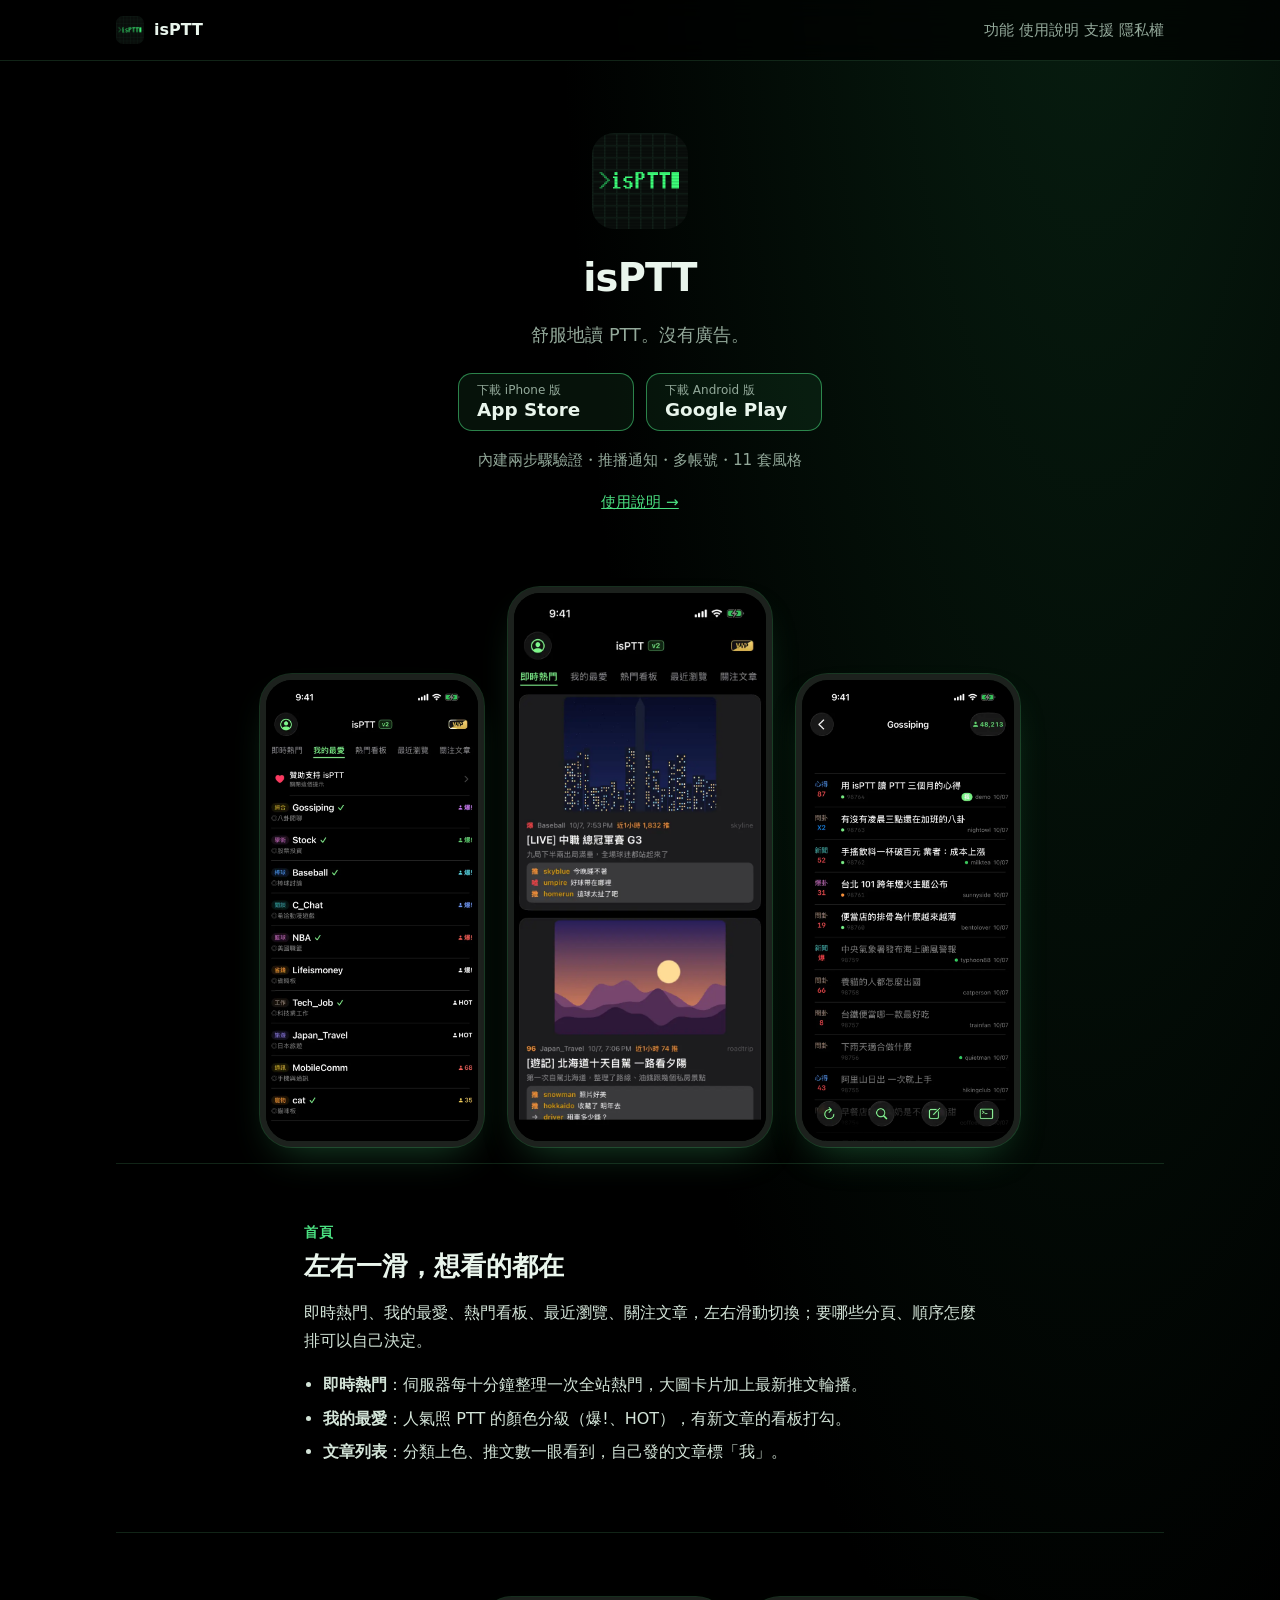
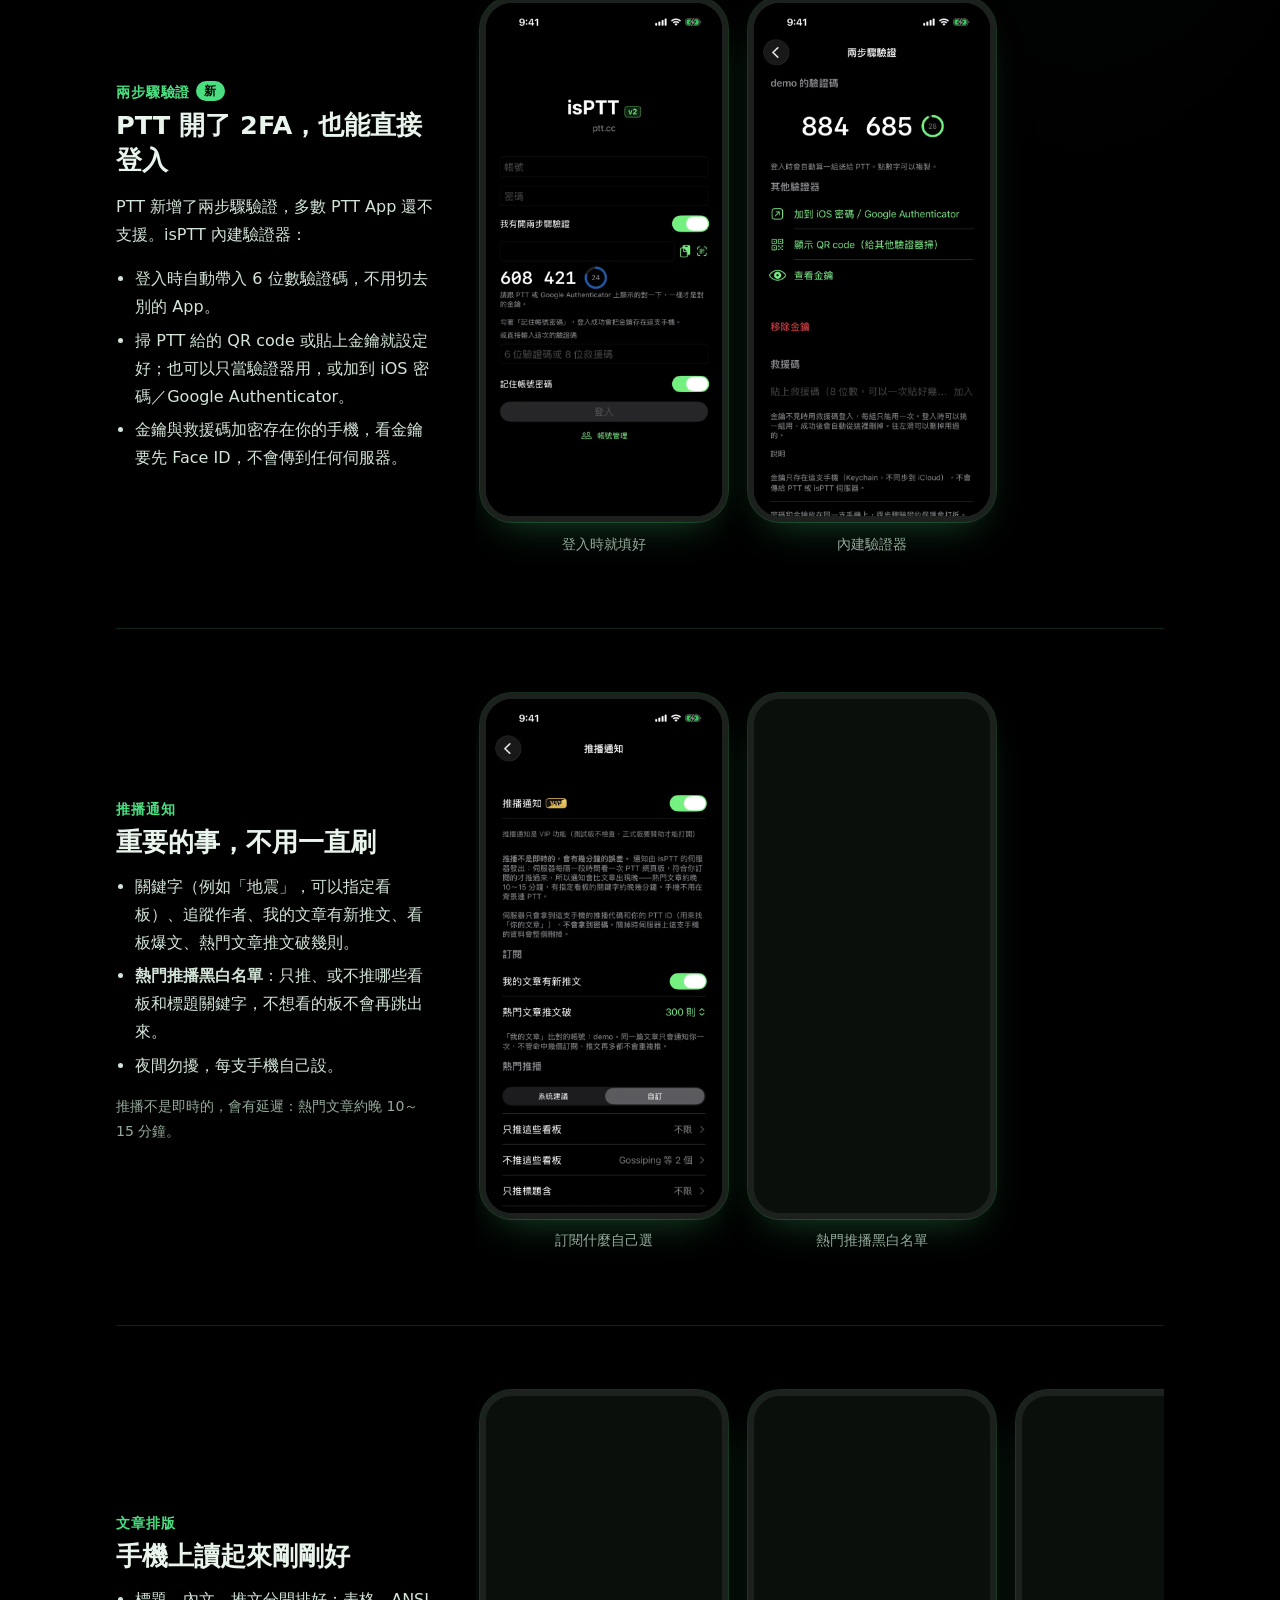
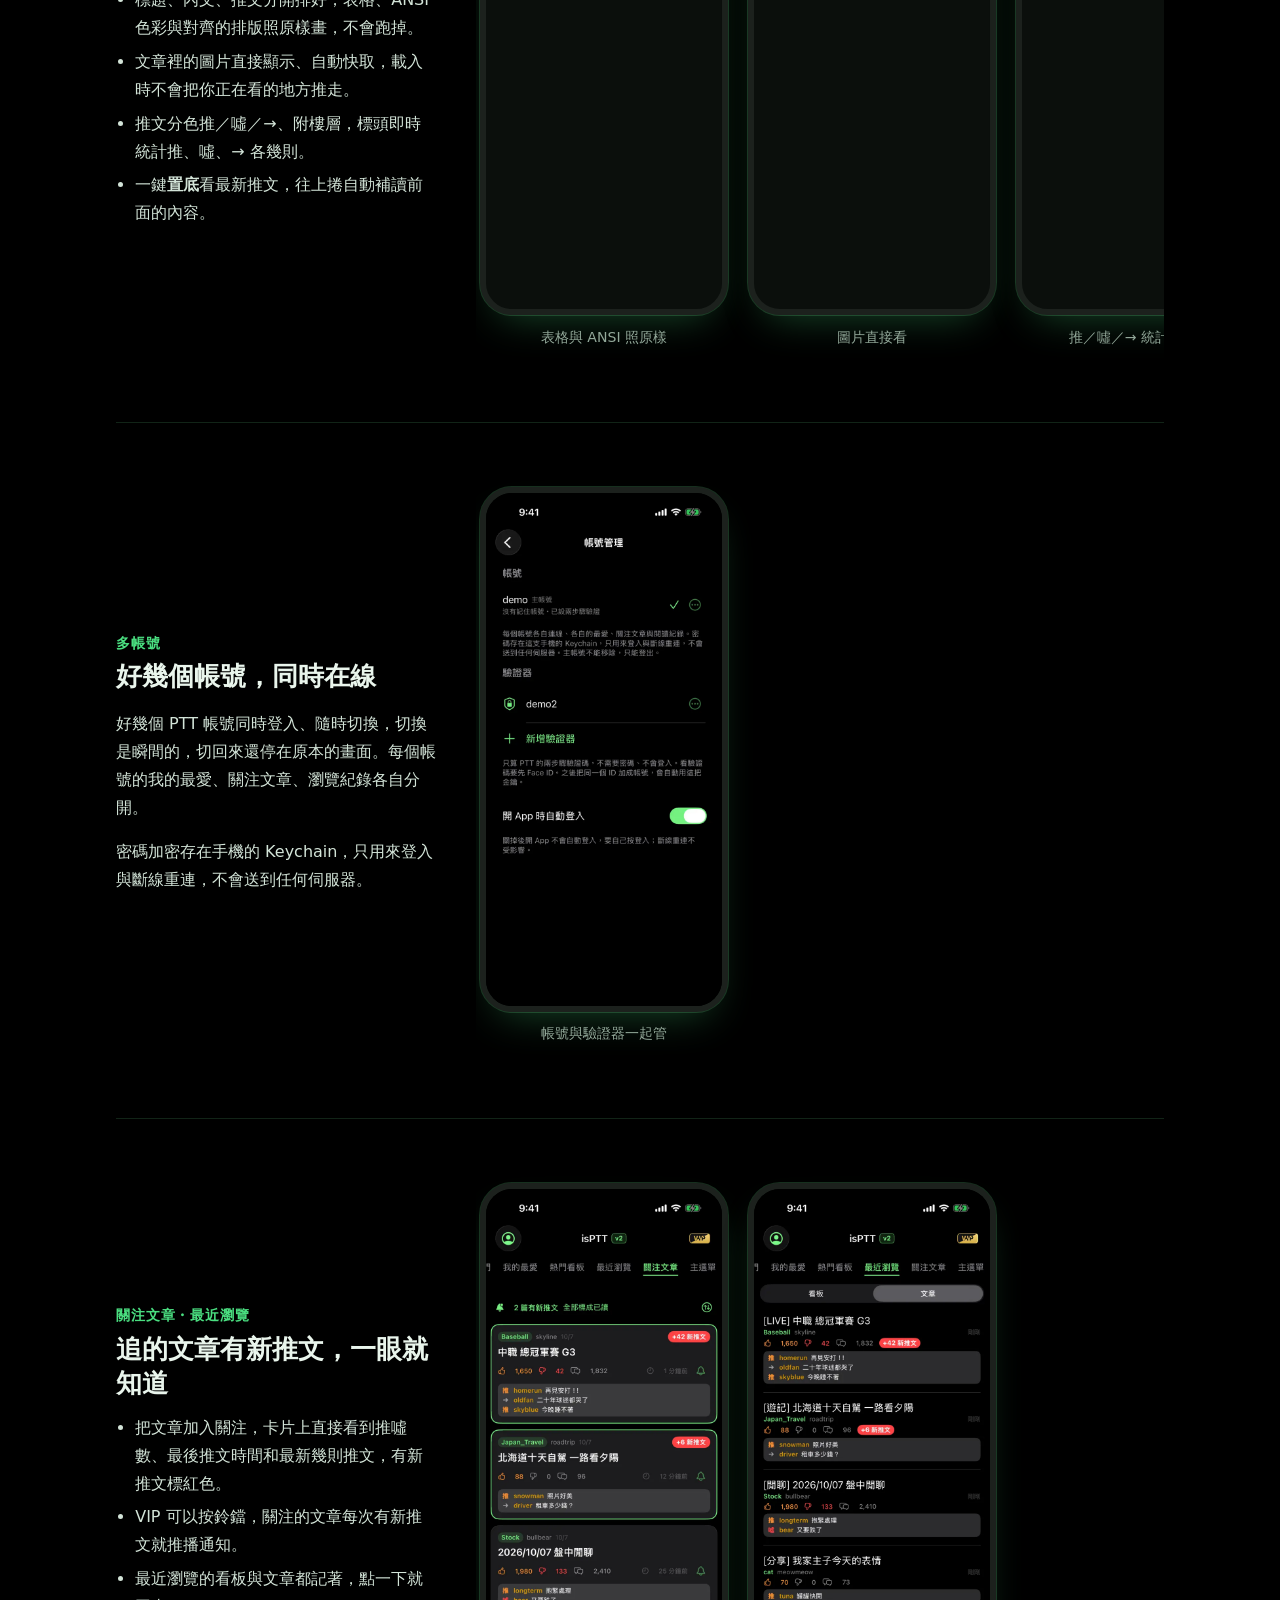
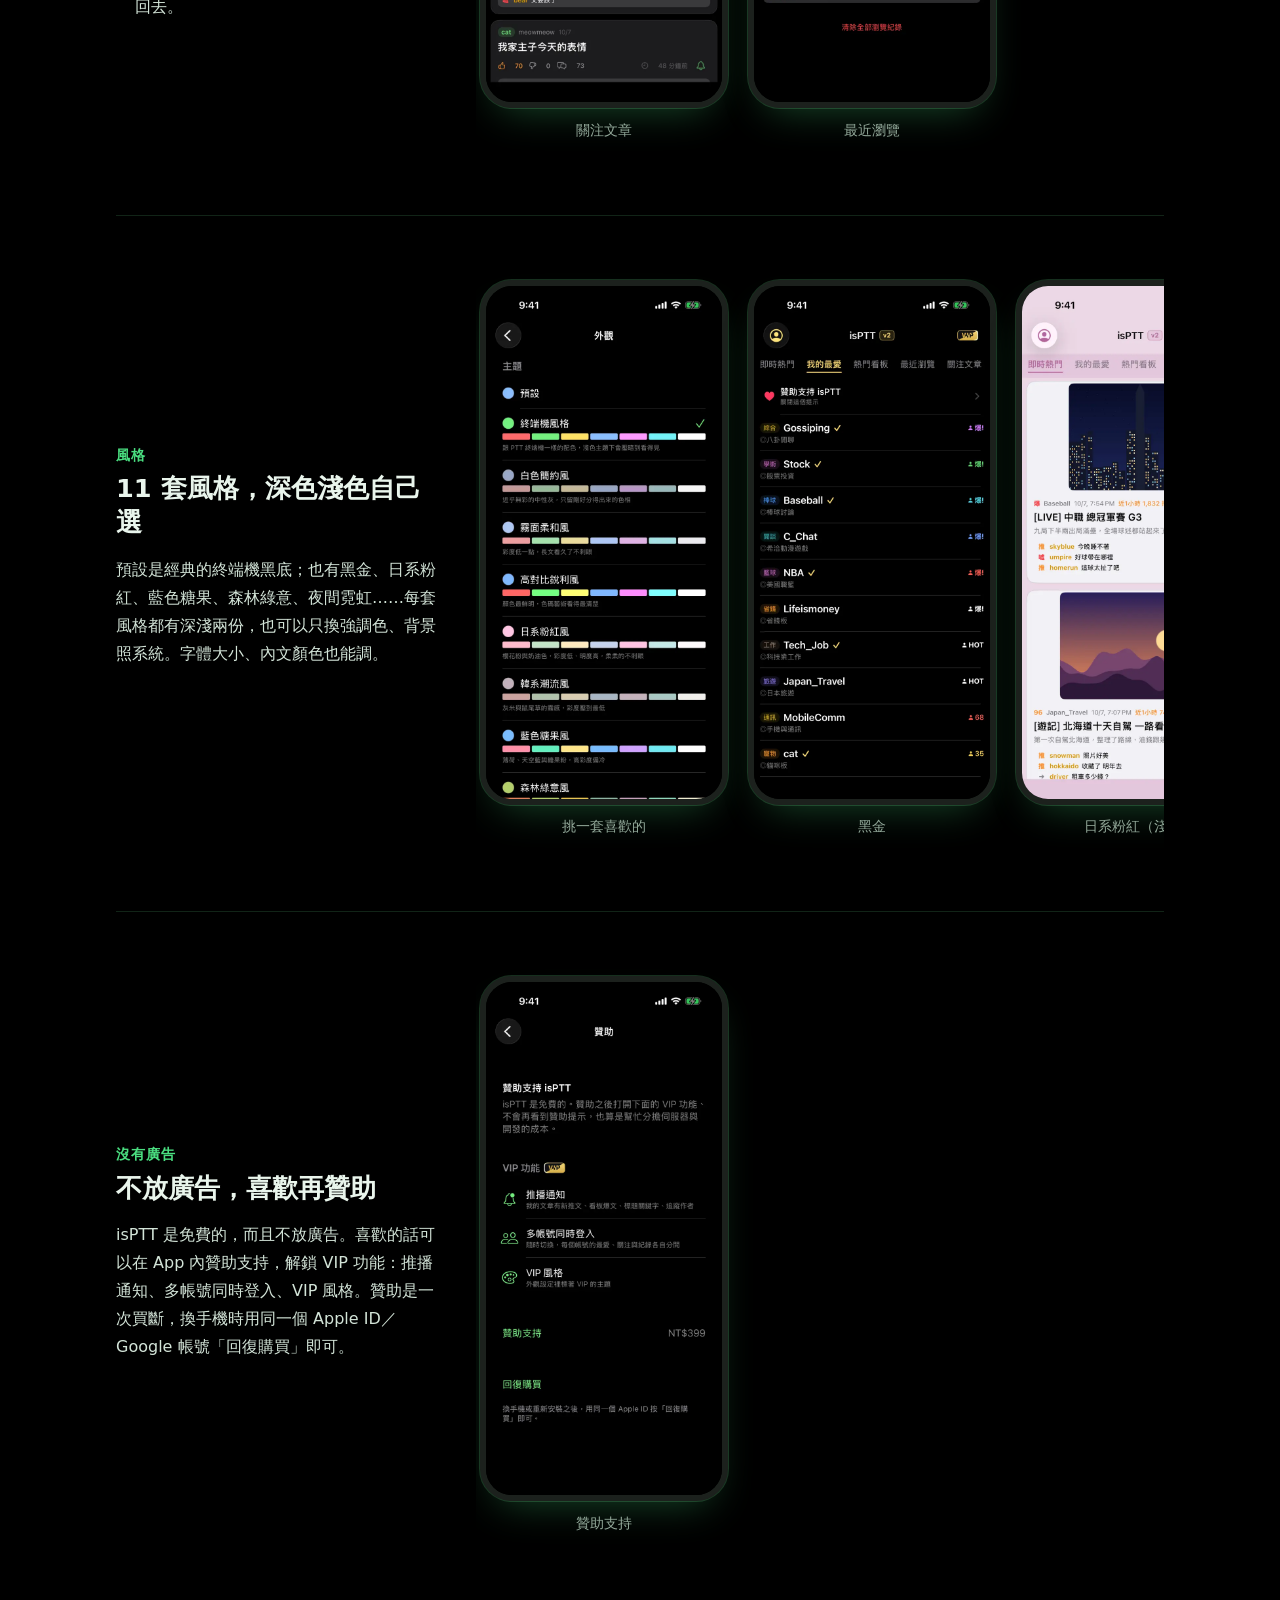
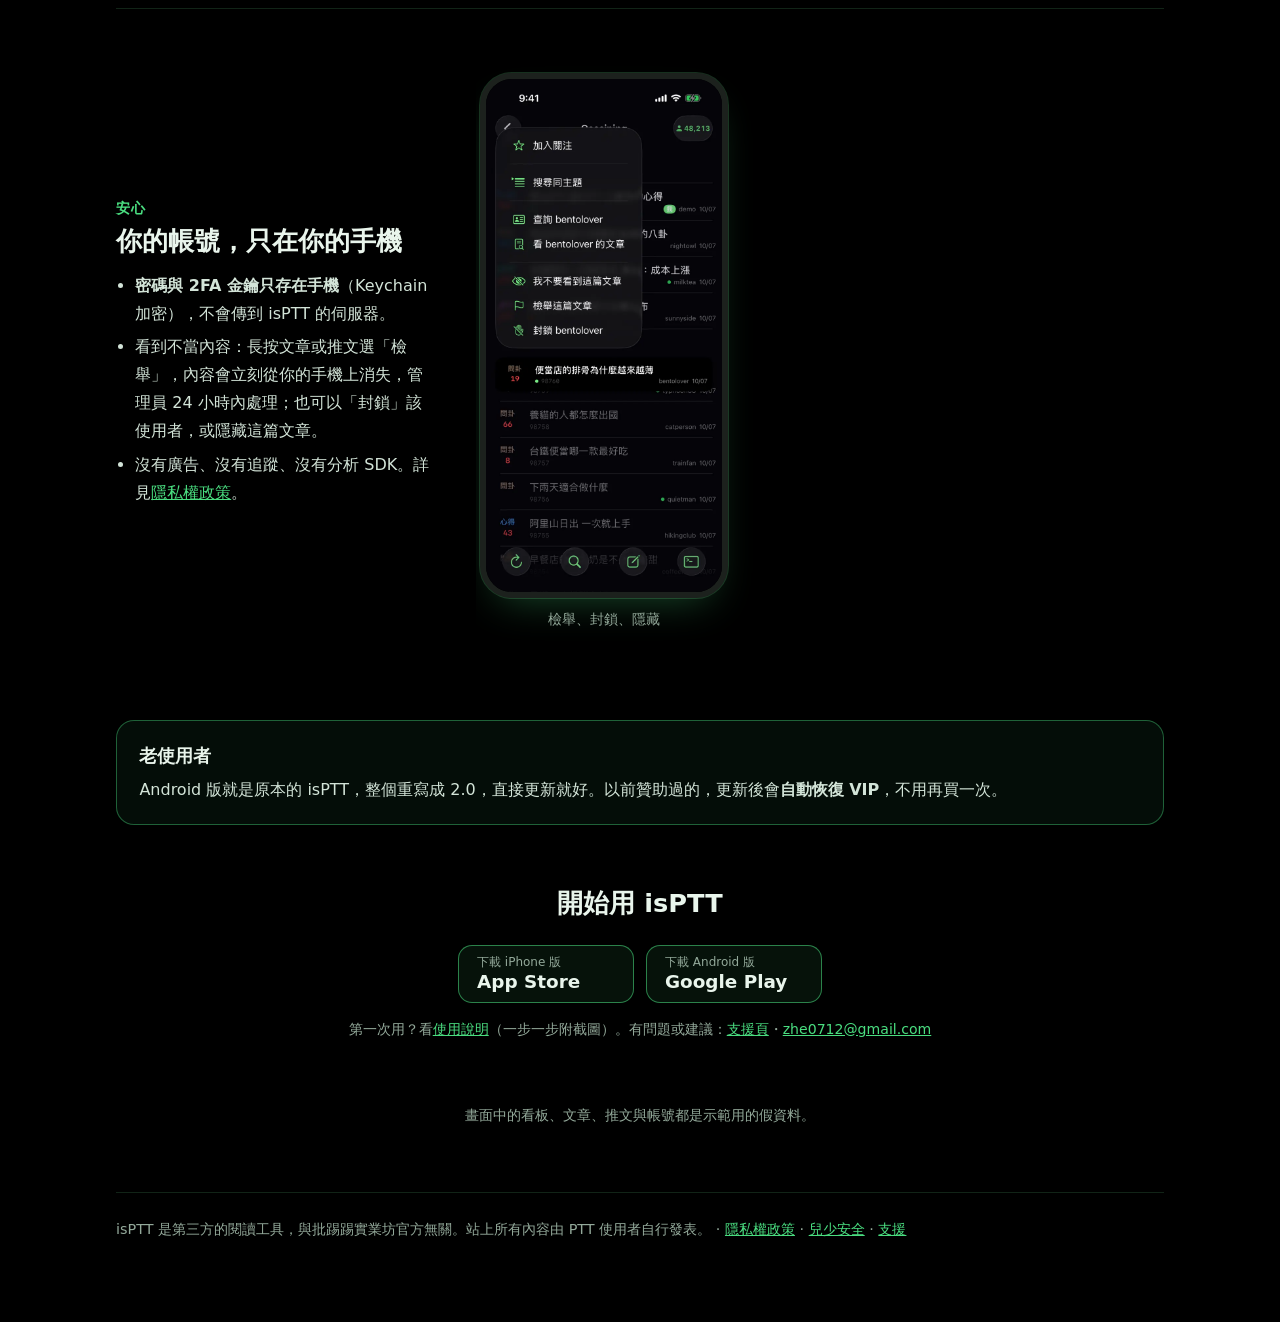
<file: index.html>
<!doctype html>
<html lang="zh-Hant">
<head>
<meta charset="utf-8"><meta name="viewport" content="width=device-width,initial-scale=1">
<title>isPTT — PTT 批踢踢閱讀器</title>
<meta name="description" content="isPTT：沒有廣告的 PTT 批踢踢閱讀器。內建兩步驟驗證（2FA）、推播通知與黑白名單、多帳號、重新排版的文章、11 套風格。iOS 與 Android。">
<meta name="theme-color" content="#000000">
<meta property="og:title" content="isPTT — PTT 批踢踢閱讀器">
<meta property="og:description" content="內建兩步驟驗證、推播通知、多帳號，沒有廣告。">
<meta property="og:image" content="https://isptt.ismiya.com/screens/live-hot.webp">
<link rel="icon" href="/icon.png"><link rel="stylesheet" href="/style.css">
</head>
<body>
<header class="top"><div class="wide-bar"><a class="brand" href="/"><img src="/icon.png" alt="">isPTT</a><nav><a href="#features">功能</a> <a href="/guide.html">使用說明</a> <a href="/support.html">支援</a> <a href="/privacy.html">隱私權</a></nav></div></header>
<main class="landing">

<section class="hero">
<img src="/icon.png" alt="isPTT 圖示" width="96" height="96">
<h1>isPTT</h1>
<p>舒服地讀 PTT。沒有廣告。</p>
<!-- TODO 上架後換成正式連結：App Store（https://apps.apple.com/app/id…）、Google Play（https://play.google.com/store/apps/details?id=com.ismiya.isptt） -->
<div class="stores">
<a class="store" href="#"><span class="store-small">下載 iPhone 版</span>App Store</a>
<a class="store" href="#"><span class="store-small">下載 Android 版</span>Google Play</a>
</div>
<p class="hero-note">內建兩步驟驗證・推播通知・多帳號・11 套風格</p>
<p class="hero-note"><a href="/guide.html">使用說明 →</a></p>
</section>

<div class="hero-shots" tabindex="0" role="region" aria-label="App 畫面">
<figure class="phone"><img src="/screens/favorites.webp" width="720" height="1566" decoding="async" alt="我的最愛：每個看板有分類、說明、人氣（爆!、HOT 照 PTT 的顏色分級），有新文章的打勾"></figure>
<figure class="phone phone-main"><img src="/screens/live-hot.webp" width="720" height="1566" decoding="async" fetchpriority="high" alt="即時熱門：熱門文章的大圖卡片，標出看板、近一小時推文數，底下輪播最新推文"></figure>
<figure class="phone"><img src="/screens/article-list.webp" width="720" height="1566" decoding="async" alt="文章列表：分類標籤、推文數、作者在線上的綠點，自己發的文章標「我」，右上角是看板人氣"></figure>
</div>

<section class="feature solo" id="features">
<div class="feature-text">
<p class="kicker">首頁</p>
<h2>左右一滑，想看的都在</h2>
<p>即時熱門、我的最愛、熱門看板、最近瀏覽、關注文章，左右滑動切換；要哪些分頁、順序怎麼排可以自己決定。</p>
<ul>
<li><strong>即時熱門</strong>：伺服器每十分鐘整理一次全站熱門，大圖卡片加上最新推文輪播。</li>
<li><strong>我的最愛</strong>：人氣照 PTT 的顏色分級（爆!、HOT），有新文章的看板打勾。</li>
<li><strong>文章列表</strong>：分類上色、推文數一眼看到，自己發的文章標「我」。</li>
</ul>
</div>
</section>

<section class="feature" id="2fa">
<div class="feature-text">
<p class="kicker">兩步驟驗證<span class="new">新</span></p>
<h2>PTT 開了 2FA，也能直接登入</h2>
<p>PTT 新增了兩步驟驗證，多數 PTT App 還不支援。isPTT 內建驗證器：</p>
<ul>
<li>登入時自動帶入 6 位數驗證碼，不用切去別的 App。</li>
<li>掃 PTT 給的 QR code 或貼上金鑰就設定好；也可以只當驗證器用，或加到 iOS 密碼／Google Authenticator。</li>
<li>金鑰與救援碼加密存在你的手機，看金鑰要先 Face ID，不會傳到任何伺服器。</li>
</ul>
</div>
<div class="shots" tabindex="0" role="region" aria-label="截圖（可左右捲動）">
<figure class="phone"><img src="/screens/login-2fa.webp" width="720" height="1566" loading="lazy" decoding="async" alt="登入畫面打開「我有開兩步驟驗證」：貼上金鑰後直接顯示這次的 6 位數驗證碼與倒數"><figcaption>登入時就填好</figcaption></figure>
<figure class="phone"><img src="/screens/account-2fa.webp" width="720" height="1566" loading="lazy" decoding="async" alt="帳號的兩步驟驗證頁：大字顯示目前的驗證碼與倒數圈，可以加到 iOS 密碼或 Google Authenticator、顯示 QR code"><figcaption>內建驗證器</figcaption></figure>
</div>
</section>

<section class="feature" id="push">
<div class="feature-text">
<p class="kicker">推播通知</p>
<h2>重要的事，不用一直刷</h2>
<ul>
<li>關鍵字（例如「地震」，可以指定看板）、追蹤作者、我的文章有新推文、看板爆文、熱門文章推文破幾則。</li>
<li><strong>熱門推播黑白名單</strong>：只推、或不推哪些看板和標題關鍵字，不想看的板不會再跳出來。</li>
<li>夜間勿擾，每支手機自己設。</li>
</ul>
<p class="fine">推播不是即時的，會有延遲：熱門文章約晚 10～15 分鐘。</p>
</div>
<div class="shots" tabindex="0" role="region" aria-label="截圖（可左右捲動）">
<figure class="phone"><img src="/screens/push-settings.webp" width="720" height="1566" loading="lazy" decoding="async" alt="推播通知設定：開關、我的文章有新推文、熱門文章推文破 300 則"><figcaption>訂閱什麼自己選</figcaption></figure>
<figure class="phone"><img src="/screens/push-filter.webp" width="720" height="1566" loading="lazy" decoding="async" alt="熱門推播選「自訂」：只推這些看板、不推這些看板、只推標題含、不推標題含四個名單"><figcaption>熱門推播黑白名單</figcaption></figure>
</div>
</section>

<section class="feature" id="article">
<div class="feature-text">
<p class="kicker">文章排版</p>
<h2>手機上讀起來剛剛好</h2>
<ul>
<li>標題、內文、推文分開排好；表格、ANSI 色彩與對齊的排版照原樣畫，不會跑掉。</li>
<li>文章裡的圖片直接顯示、自動快取，載入時不會把你正在看的地方推走。</li>
<li>推文分色推／噓／→、附樓層，標頭即時統計推、噓、→ 各幾則。</li>
<li>一鍵<strong>置底</strong>看最新推文，往上捲自動補讀前面的內容。</li>
</ul>
</div>
<div class="shots" tabindex="0" role="region" aria-label="截圖（可左右捲動）">
<figure class="phone"><img src="/screens/article.webp" width="720" height="1566" loading="lazy" decoding="async" alt="文章頁：分類與標題、作者與時間，內文裡一個用 ANSI 色彩畫的表格照原樣對齊"><figcaption>表格與 ANSI 照原樣</figcaption></figure>
<figure class="phone"><img src="/screens/article-images.webp" width="720" height="1566" loading="lazy" decoding="async" alt="文章內文的圖片連結直接顯示成圖片"><figcaption>圖片直接看</figcaption></figure>
<figure class="phone"><img src="/screens/pushes.webp" width="720" height="1566" loading="lazy" decoding="async" alt="推文區：標頭寫著推 12、噓 2、→ 4，每則推文分色並標出樓層 B1、B2"><figcaption>推／噓／→ 統計與樓層</figcaption></figure>
<figure class="phone"><img src="/screens/tail.webp" width="720" height="1566" loading="lazy" decoding="async" alt="置底：直接跳到最新的推文"><figcaption>置底看最新推文</figcaption></figure>
</div>
</section>

<section class="feature" id="accounts">
<div class="feature-text">
<p class="kicker">多帳號</p>
<h2>好幾個帳號，同時在線</h2>
<p>好幾個 PTT 帳號同時登入、隨時切換，切換是瞬間的，切回來還停在原本的畫面。每個帳號的我的最愛、關注文章、瀏覽紀錄各自分開。</p>
<p>密碼加密存在手機的 Keychain，只用來登入與斷線重連，不會送到任何伺服器。</p>
</div>
<div class="shots" tabindex="0" role="region" aria-label="截圖（可左右捲動）">
<figure class="phone"><img src="/screens/accounts.webp" width="720" height="1566" loading="lazy" decoding="async" alt="帳號管理：帳號清單、驗證器清單、開 App 時自動登入"><figcaption>帳號與驗證器一起管</figcaption></figure>
</div>
</section>

<section class="feature" id="watched">
<div class="feature-text">
<p class="kicker">關注文章・最近瀏覽</p>
<h2>追的文章有新推文，一眼就知道</h2>
<ul>
<li>把文章加入關注，卡片上直接看到推噓數、最後推文時間和最新幾則推文，有新推文標紅色。</li>
<li>VIP 可以按鈴鐺，關注的文章每次有新推文就推播通知。</li>
<li>最近瀏覽的看板與文章都記著，點一下就回去。</li>
</ul>
</div>
<div class="shots" tabindex="0" role="region" aria-label="截圖（可左右捲動）">
<figure class="phone"><img src="/screens/watched.webp" width="720" height="1566" loading="lazy" decoding="async" alt="關注文章：每篇一張卡片，顯示推、噓、總數、最後推文時間、最新推文，有新推文的標「+42 新推文」"><figcaption>關注文章</figcaption></figure>
<figure class="phone"><img src="/screens/recent.webp" width="720" height="1566" loading="lazy" decoding="async" alt="最近瀏覽的文章：每篇附推噓數與新推文數"><figcaption>最近瀏覽</figcaption></figure>
</div>
</section>

<section class="feature" id="themes">
<div class="feature-text">
<p class="kicker">風格</p>
<h2>11 套風格，深色淺色自己選</h2>
<p>預設是經典的終端機黑底；也有黑金、日系粉紅、藍色糖果、森林綠意、夜間霓虹……每套風格都有深淺兩份，也可以只換強調色、背景照系統。字體大小、內文顏色也能調。</p>
</div>
<div class="shots" tabindex="0" role="region" aria-label="截圖（可左右捲動）">
<figure class="phone"><img src="/screens/appearance.webp" width="720" height="1566" loading="lazy" decoding="async" alt="外觀設定：每套風格附一排色票預覽"><figcaption>挑一套喜歡的</figcaption></figure>
<figure class="phone"><img src="/screens/theme-gold.webp" width="720" height="1566" loading="lazy" decoding="async" alt="黑金風格的我的最愛"><figcaption>黑金</figcaption></figure>
<figure class="phone"><img src="/screens/theme-sakura-hot.webp" width="720" height="1566" loading="lazy" decoding="async" alt="日系粉紅風格（淺色）的即時熱門"><figcaption>日系粉紅（淺色）</figcaption></figure>
<figure class="phone"><img src="/screens/theme-candy-article.webp" width="720" height="1566" loading="lazy" decoding="async" alt="藍色糖果風格（淺色）的文章頁"><figcaption>藍色糖果（淺色）</figcaption></figure>
<figure class="phone"><img src="/screens/appearance-2.webp" width="720" height="1566" loading="lazy" decoding="async" alt="外觀設定：系統背景或風格背景，深色模式選跟隨系統、淺色、深色"><figcaption>深色模式</figcaption></figure>
</div>
</section>

<section class="feature" id="sponsor">
<div class="feature-text">
<p class="kicker">沒有廣告</p>
<h2>不放廣告，喜歡再贊助</h2>
<p>isPTT 是免費的，而且不放廣告。喜歡的話可以在 App 內贊助支持，解鎖 VIP 功能：推播通知、多帳號同時登入、VIP 風格。贊助是一次買斷，換手機時用同一個 Apple ID／Google 帳號「回復購買」即可。</p>
</div>
<div class="shots" tabindex="0" role="region" aria-label="截圖（可左右捲動）">
<figure class="phone"><img src="/screens/sponsor.webp" width="720" height="1566" loading="lazy" decoding="async" alt="贊助頁：VIP 功能列表（推播通知、多帳號同時登入、VIP 風格）與「贊助支持 NT$399」"><figcaption>贊助支持</figcaption></figure>
</div>
</section>

<section class="feature" id="safety">
<div class="feature-text">
<p class="kicker">安心</p>
<h2>你的帳號，只在你的手機</h2>
<ul>
<li><strong>密碼與 2FA 金鑰只存在手機</strong>（Keychain 加密），不會傳到 isPTT 的伺服器。</li>
<li>看到不當內容：長按文章或推文選「檢舉」，內容會立刻從你的手機上消失，管理員 24 小時內處理；也可以「封鎖」該使用者，或隱藏這篇文章。</li>
<li>沒有廣告、沒有追蹤、沒有分析 SDK。詳見<a href="/privacy.html">隱私權政策</a>。</li>
</ul>
</div>
<div class="shots" tabindex="0" role="region" aria-label="截圖（可左右捲動）">
<figure class="phone"><img src="/screens/report-menu.webp" width="720" height="1566" loading="lazy" decoding="async" alt="長按文章的選單：加入關注、搜尋同主題、查詢作者、我不要看到這篇文章、檢舉這篇文章、封鎖作者"><figcaption>檢舉、封鎖、隱藏</figcaption></figure>
</div>
</section>

<section class="oldtimer">
<h2>老使用者</h2>
<p>Android 版就是原本的 isPTT，整個重寫成 2.0，直接更新就好。以前贊助過的，更新後會<strong>自動恢復 VIP</strong>，不用再買一次。</p>
</section>

<section class="cta">
<h2>開始用 isPTT</h2>
<!-- TODO 上架後換成正式連結（同上） -->
<div class="stores">
<a class="store" href="#"><span class="store-small">下載 iPhone 版</span>App Store</a>
<a class="store" href="#"><span class="store-small">下載 Android 版</span>Google Play</a>
</div>
<p class="fine">第一次用？看<a href="/guide.html">使用說明</a>（一步一步附截圖）。有問題或建議：<a href="/support.html">支援頁</a>・<a href="mailto:zhe0712@gmail.com">zhe0712@gmail.com</a></p>
</section>

<p class="fine shots-note">畫面中的看板、文章、推文與帳號都是示範用的假資料。</p>
<footer>isPTT 是第三方的閱讀工具，與批踢踢實業坊官方無關。站上所有內容由 PTT 使用者自行發表。 · <a href="/privacy.html">隱私權政策</a> · <a href="/child-safety.html">兒少安全</a> · <a href="/support.html">支援</a></footer>
</main>
</body></html>
</file>
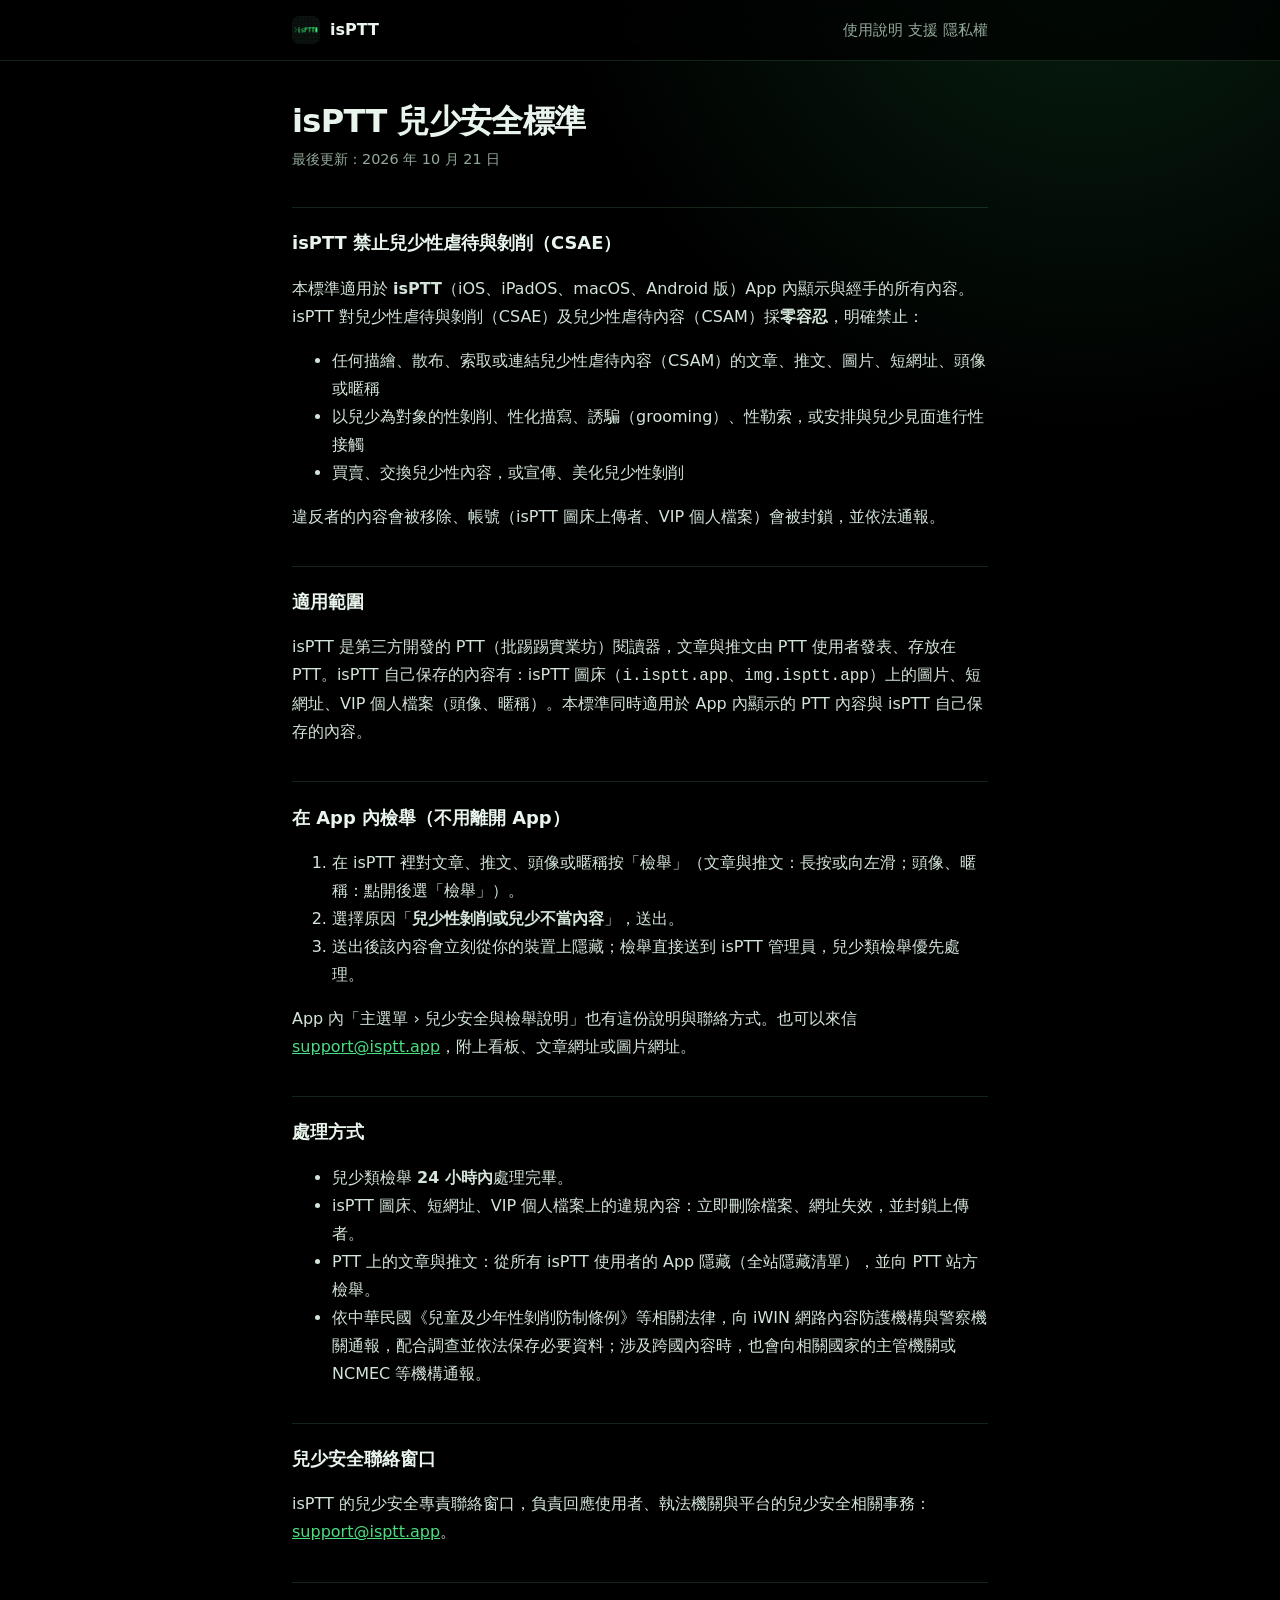
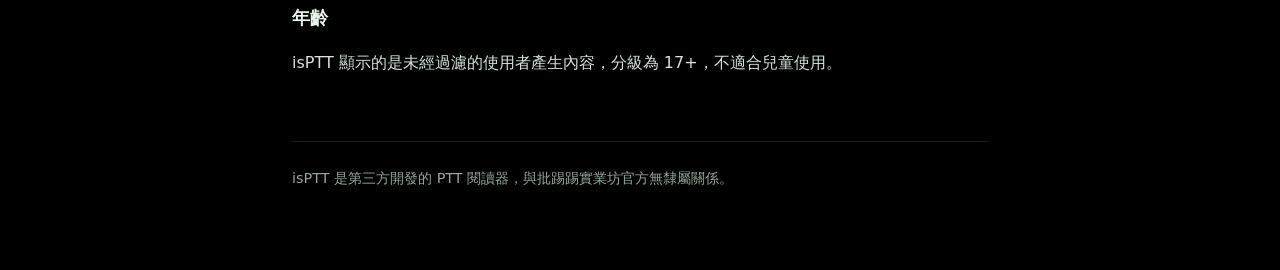
<file: child-safety.html>
<!doctype html>
<html lang="zh-Hant">
<head>
<meta charset="utf-8"><meta name="viewport" content="width=device-width,initial-scale=1">
<title>isPTT — 兒少安全標準</title><link rel="icon" href="/icon.png"><link rel="stylesheet" href="/style.css">
</head>
<body>
<header class="top"><div><a class="brand" href="/"><img src="/icon.png" alt="">isPTT</a><nav><a href="/guide.html">使用說明</a> <a href="/support.html">支援</a> <a href="/privacy.html">隱私權</a></nav></div></header>
<main>
<h1>isPTT 兒少安全標準</h1>
<p class="updated">最後更新：2026 年 10 月 21 日</p>

<h2>isPTT 禁止兒少性虐待與剝削（CSAE）</h2>
<p>本標準適用於 <strong>isPTT</strong>（iOS、iPadOS、macOS、Android 版）App 內顯示與經手的所有內容。isPTT 對兒少性虐待與剝削（CSAE）及兒少性虐待內容（CSAM）採<strong>零容忍</strong>，明確禁止：</p>
<ul>
<li>任何描繪、散布、索取或連結兒少性虐待內容（CSAM）的文章、推文、圖片、短網址、頭像或暱稱</li>
<li>以兒少為對象的性剝削、性化描寫、誘騙（grooming）、性勒索，或安排與兒少見面進行性接觸</li>
<li>買賣、交換兒少性內容，或宣傳、美化兒少性剝削</li>
</ul>
<p>違反者的內容會被移除、帳號（isPTT 圖床上傳者、VIP 個人檔案）會被封鎖，並依法通報。</p>

<h2>適用範圍</h2>
<p>isPTT 是第三方開發的 PTT（批踢踢實業坊）閱讀器，文章與推文由 PTT 使用者發表、存放在 PTT。isPTT 自己保存的內容有：isPTT 圖床（<code>i.isptt.app</code>、<code>img.isptt.app</code>）上的圖片、短網址、VIP 個人檔案（頭像、暱稱）。本標準同時適用於 App 內顯示的 PTT 內容與 isPTT 自己保存的內容。</p>

<h2>在 App 內檢舉（不用離開 App）</h2>
<ol>
<li>在 isPTT 裡對文章、推文、頭像或暱稱按「檢舉」（文章與推文：長按或向左滑；頭像、暱稱：點開後選「檢舉」）。</li>
<li>選擇原因「<strong>兒少性剝削或兒少不當內容</strong>」，送出。</li>
<li>送出後該內容會立刻從你的裝置上隱藏；檢舉直接送到 isPTT 管理員，兒少類檢舉優先處理。</li>
</ol>
<p>App 內「主選單 › 兒少安全與檢舉說明」也有這份說明與聯絡方式。也可以來信 <a href="mailto:support@isptt.app">support@isptt.app</a>，附上看板、文章網址或圖片網址。</p>

<h2>處理方式</h2>
<ul>
<li>兒少類檢舉 <strong>24 小時內</strong>處理完畢。</li>
<li>isPTT 圖床、短網址、VIP 個人檔案上的違規內容：立即刪除檔案、網址失效，並封鎖上傳者。</li>
<li>PTT 上的文章與推文：從所有 isPTT 使用者的 App 隱藏（全站隱藏清單），並向 PTT 站方檢舉。</li>
<li>依中華民國《兒童及少年性剝削防制條例》等相關法律，向 iWIN 網路內容防護機構與警察機關通報，配合調查並依法保存必要資料；涉及跨國內容時，也會向相關國家的主管機關或 NCMEC 等機構通報。</li>
</ul>

<h2>兒少安全聯絡窗口</h2>
<p>isPTT 的兒少安全專責聯絡窗口，負責回應使用者、執法機關與平台的兒少安全相關事務：<a href="mailto:support@isptt.app">support@isptt.app</a>。</p>

<h2>年齡</h2>
<p>isPTT 顯示的是未經過濾的使用者產生內容，分級為 17+，不適合兒童使用。</p>

<footer>isPTT 是第三方開發的 PTT 閱讀器，與批踢踢實業坊官方無隸屬關係。</footer>
</main>
</body></html>
</file>
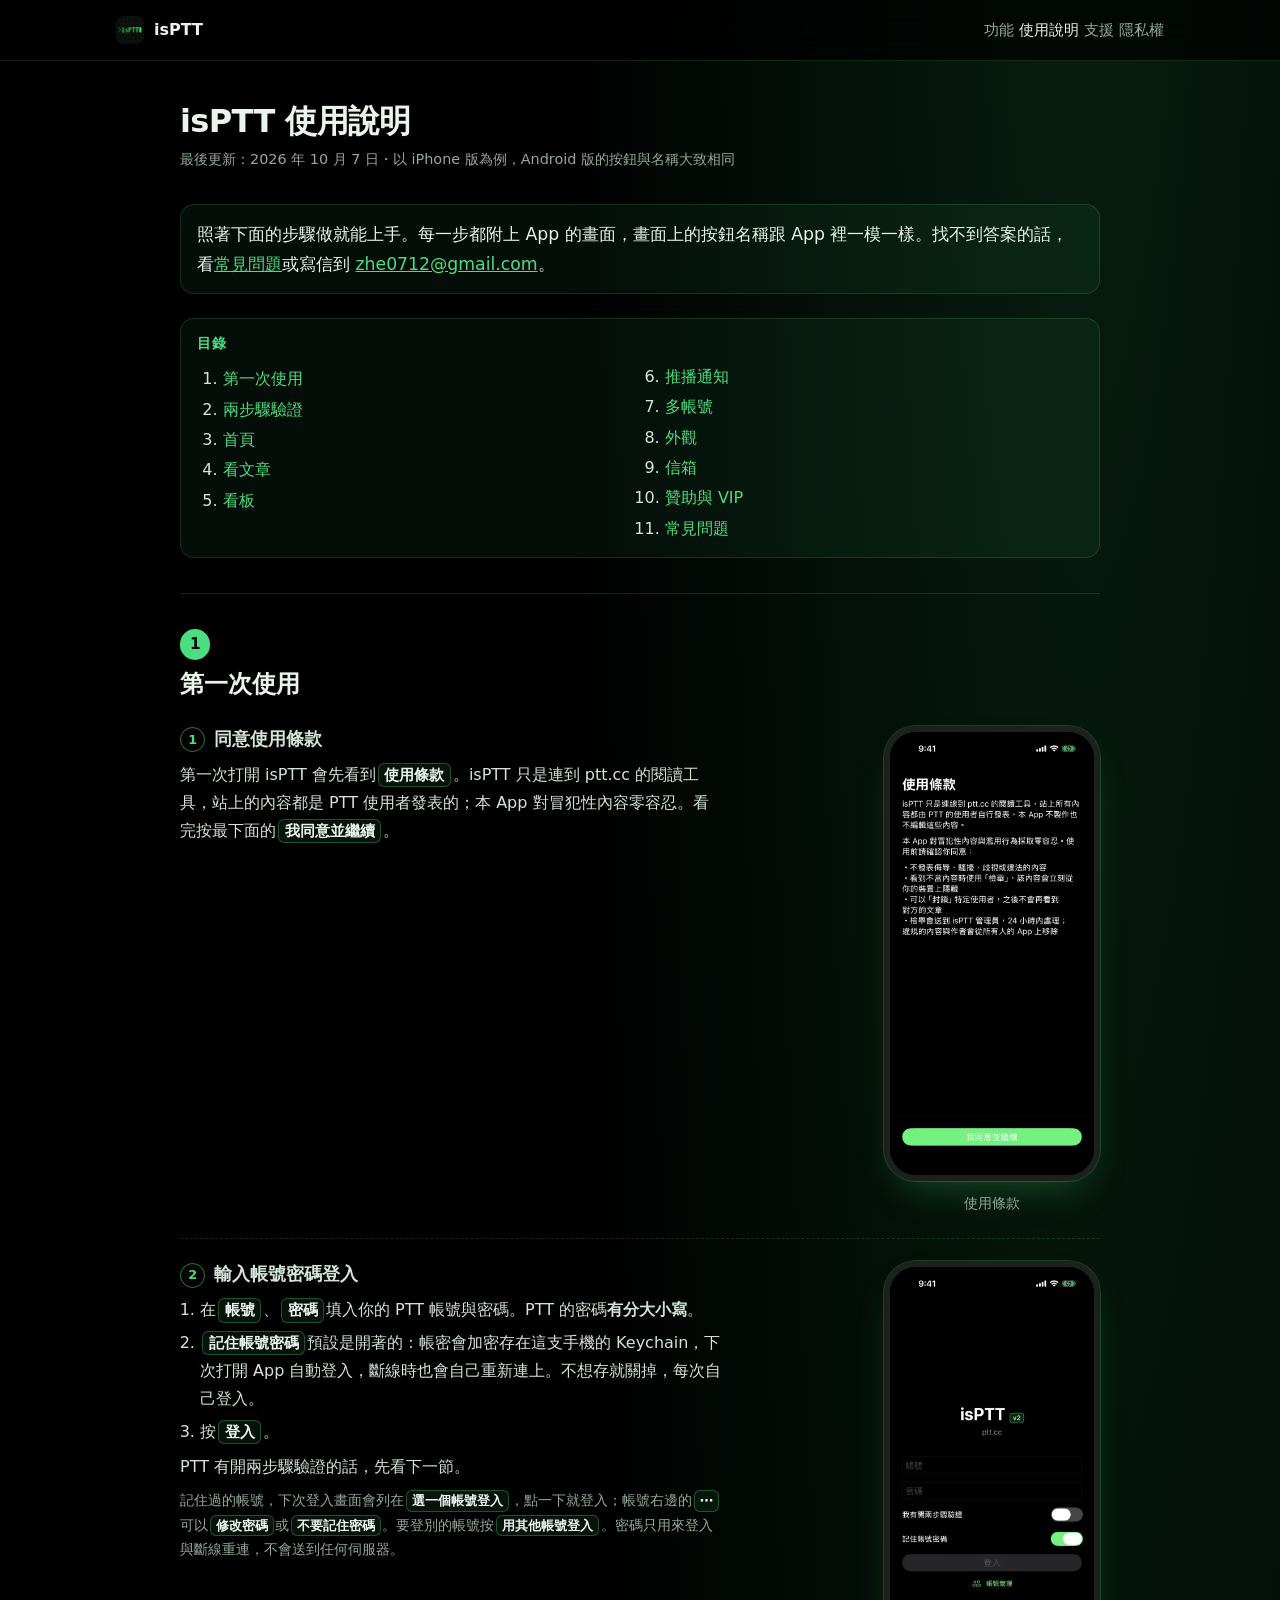
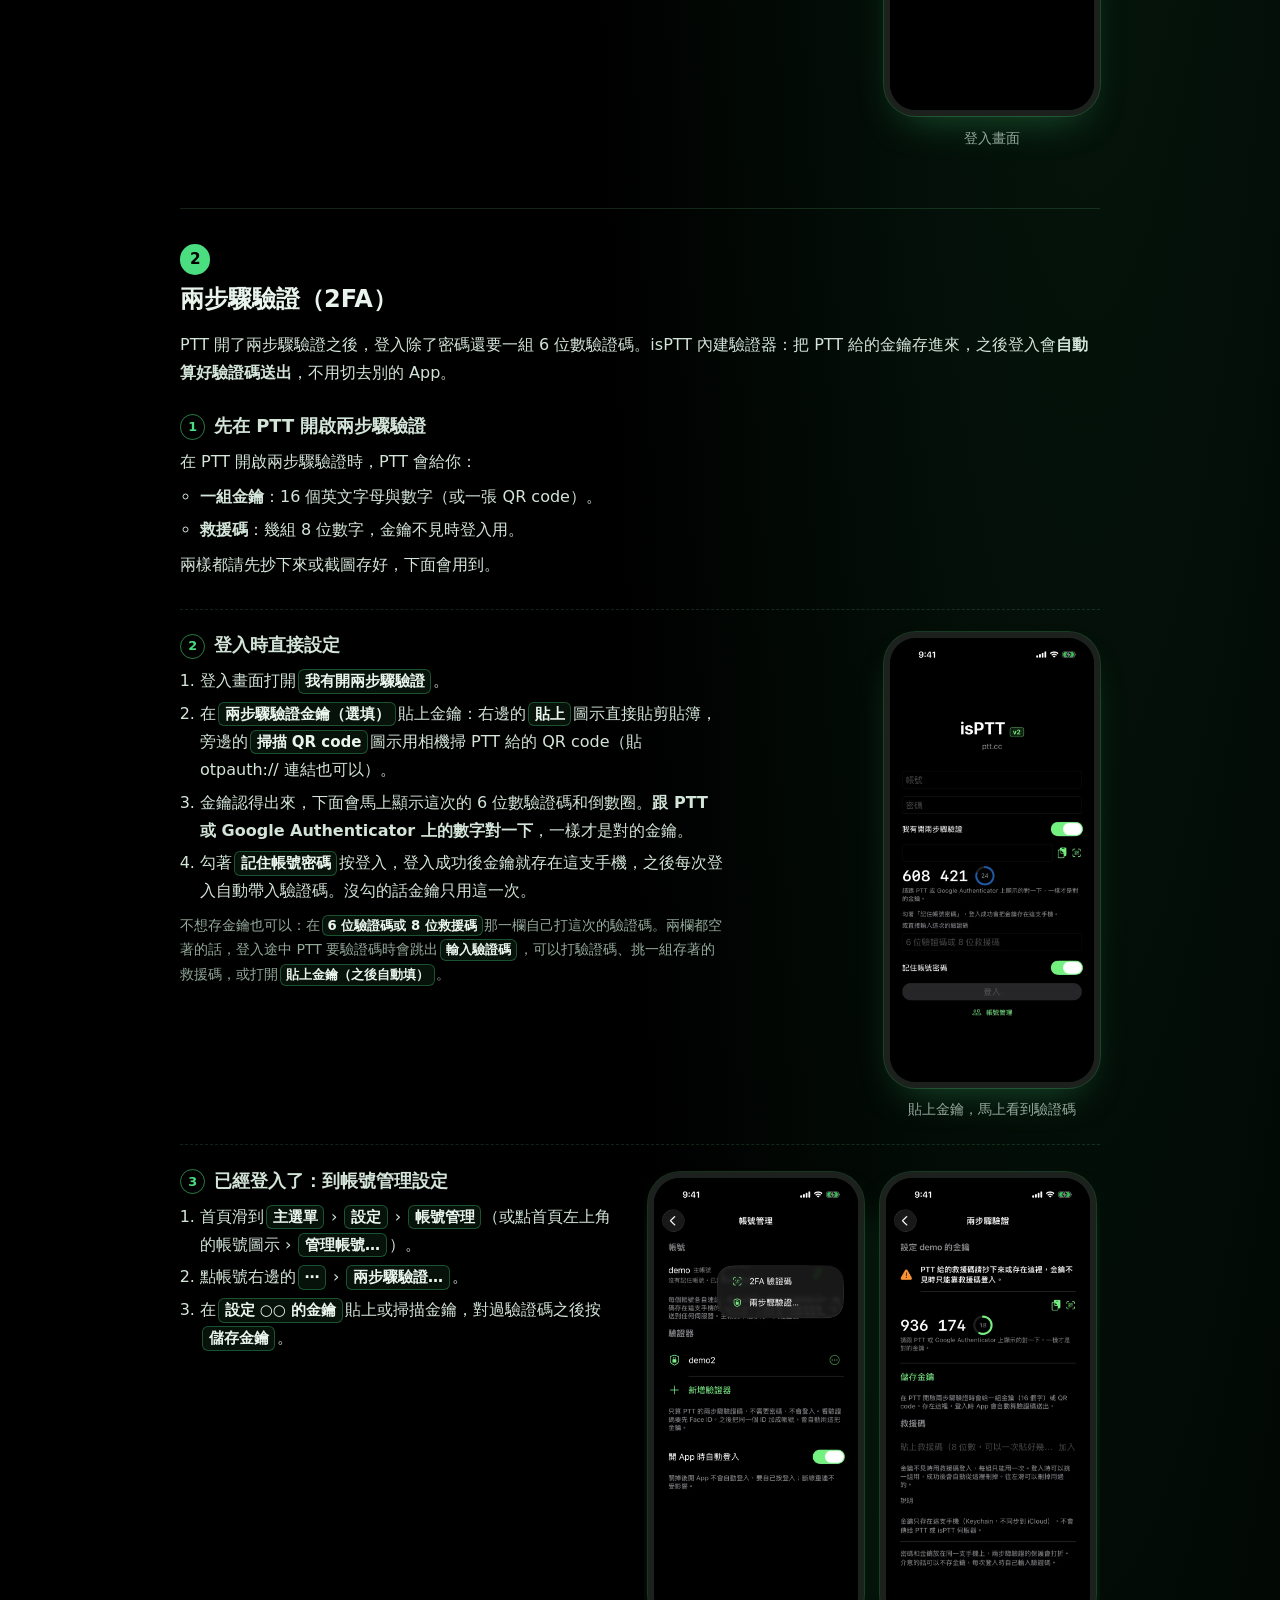
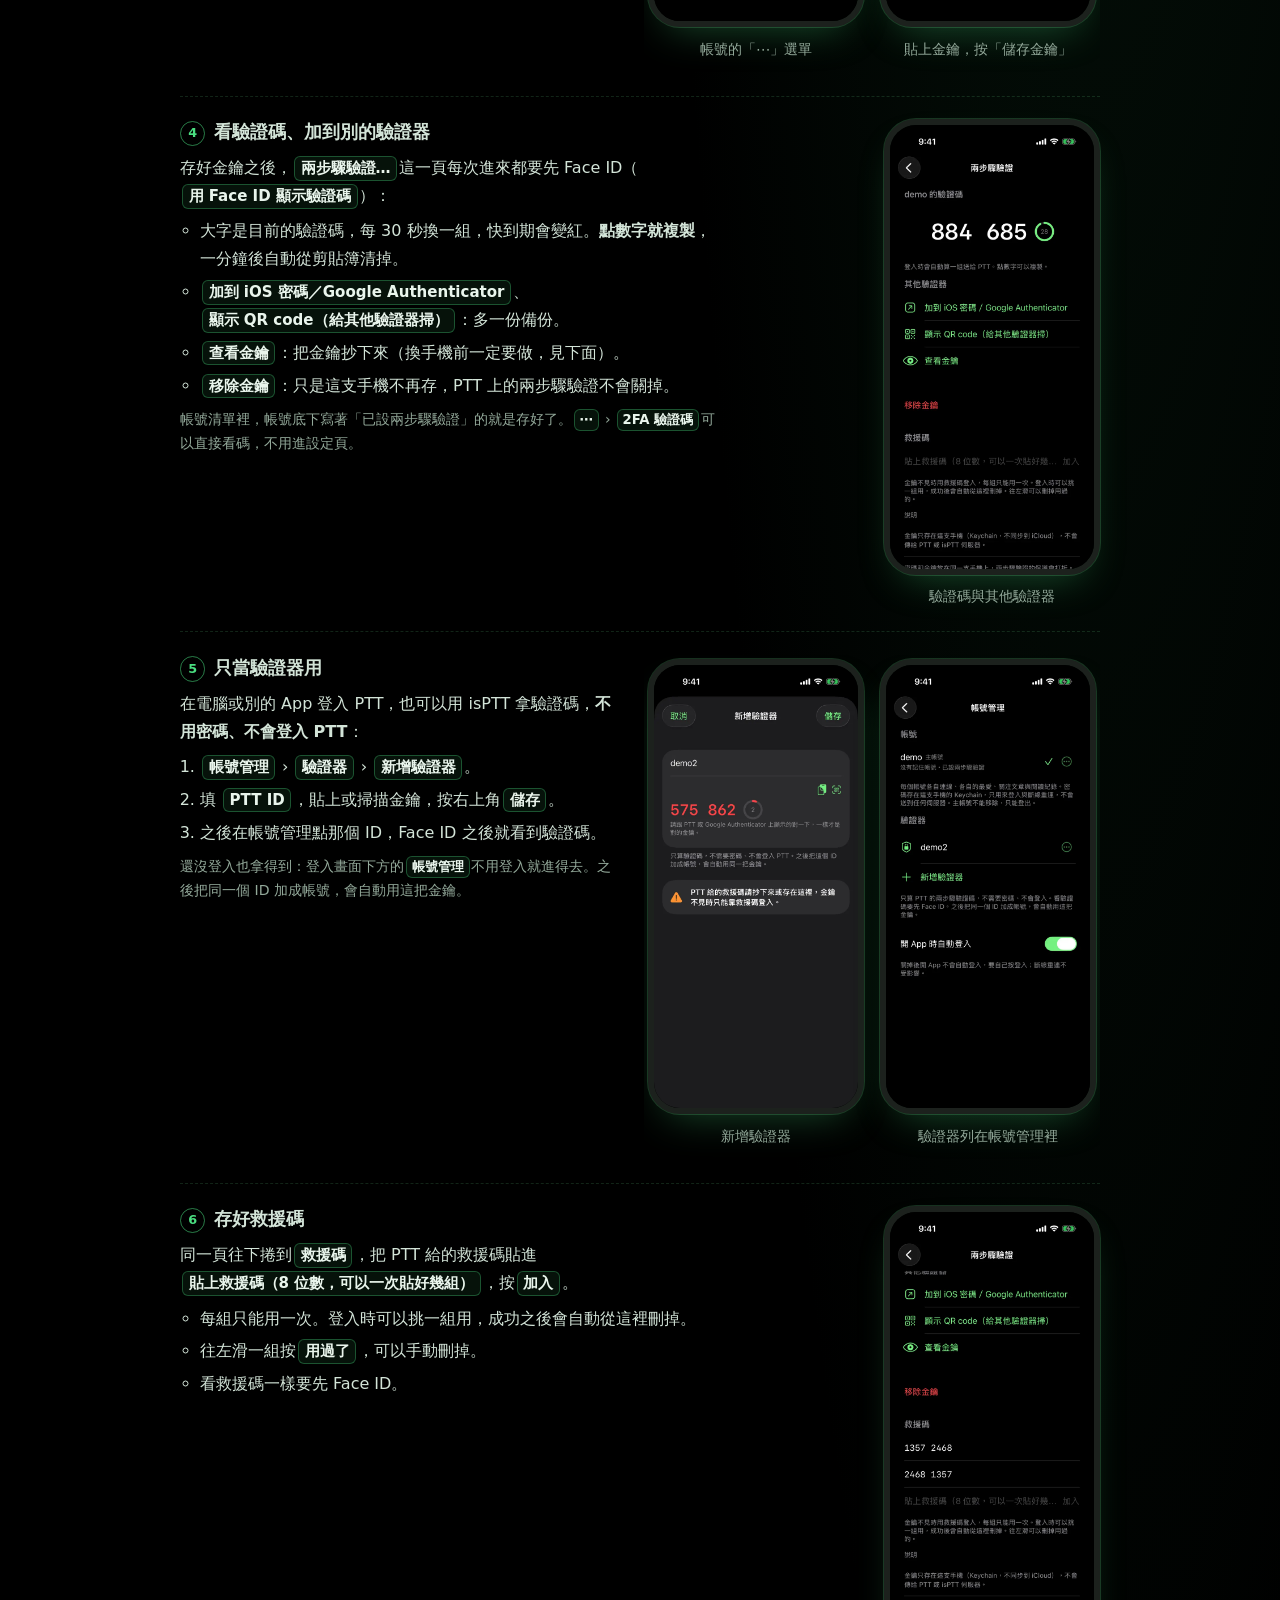
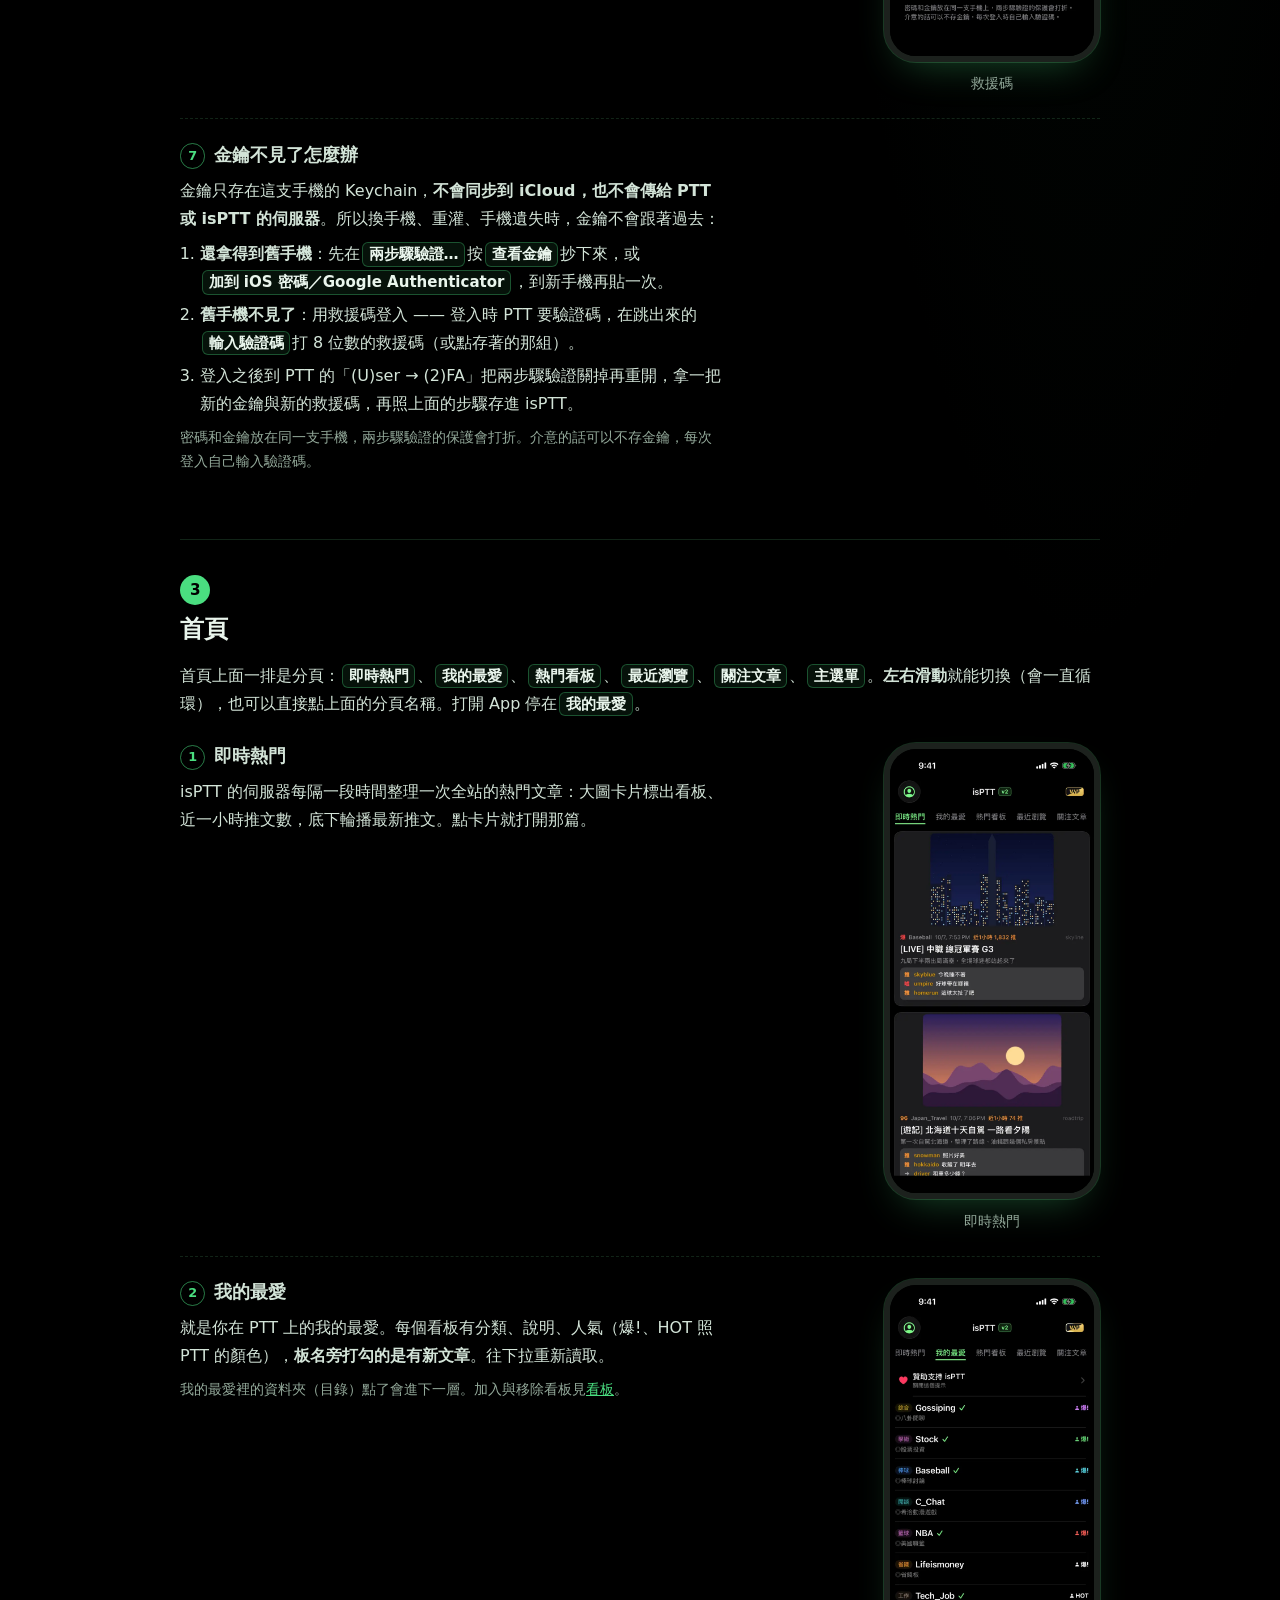
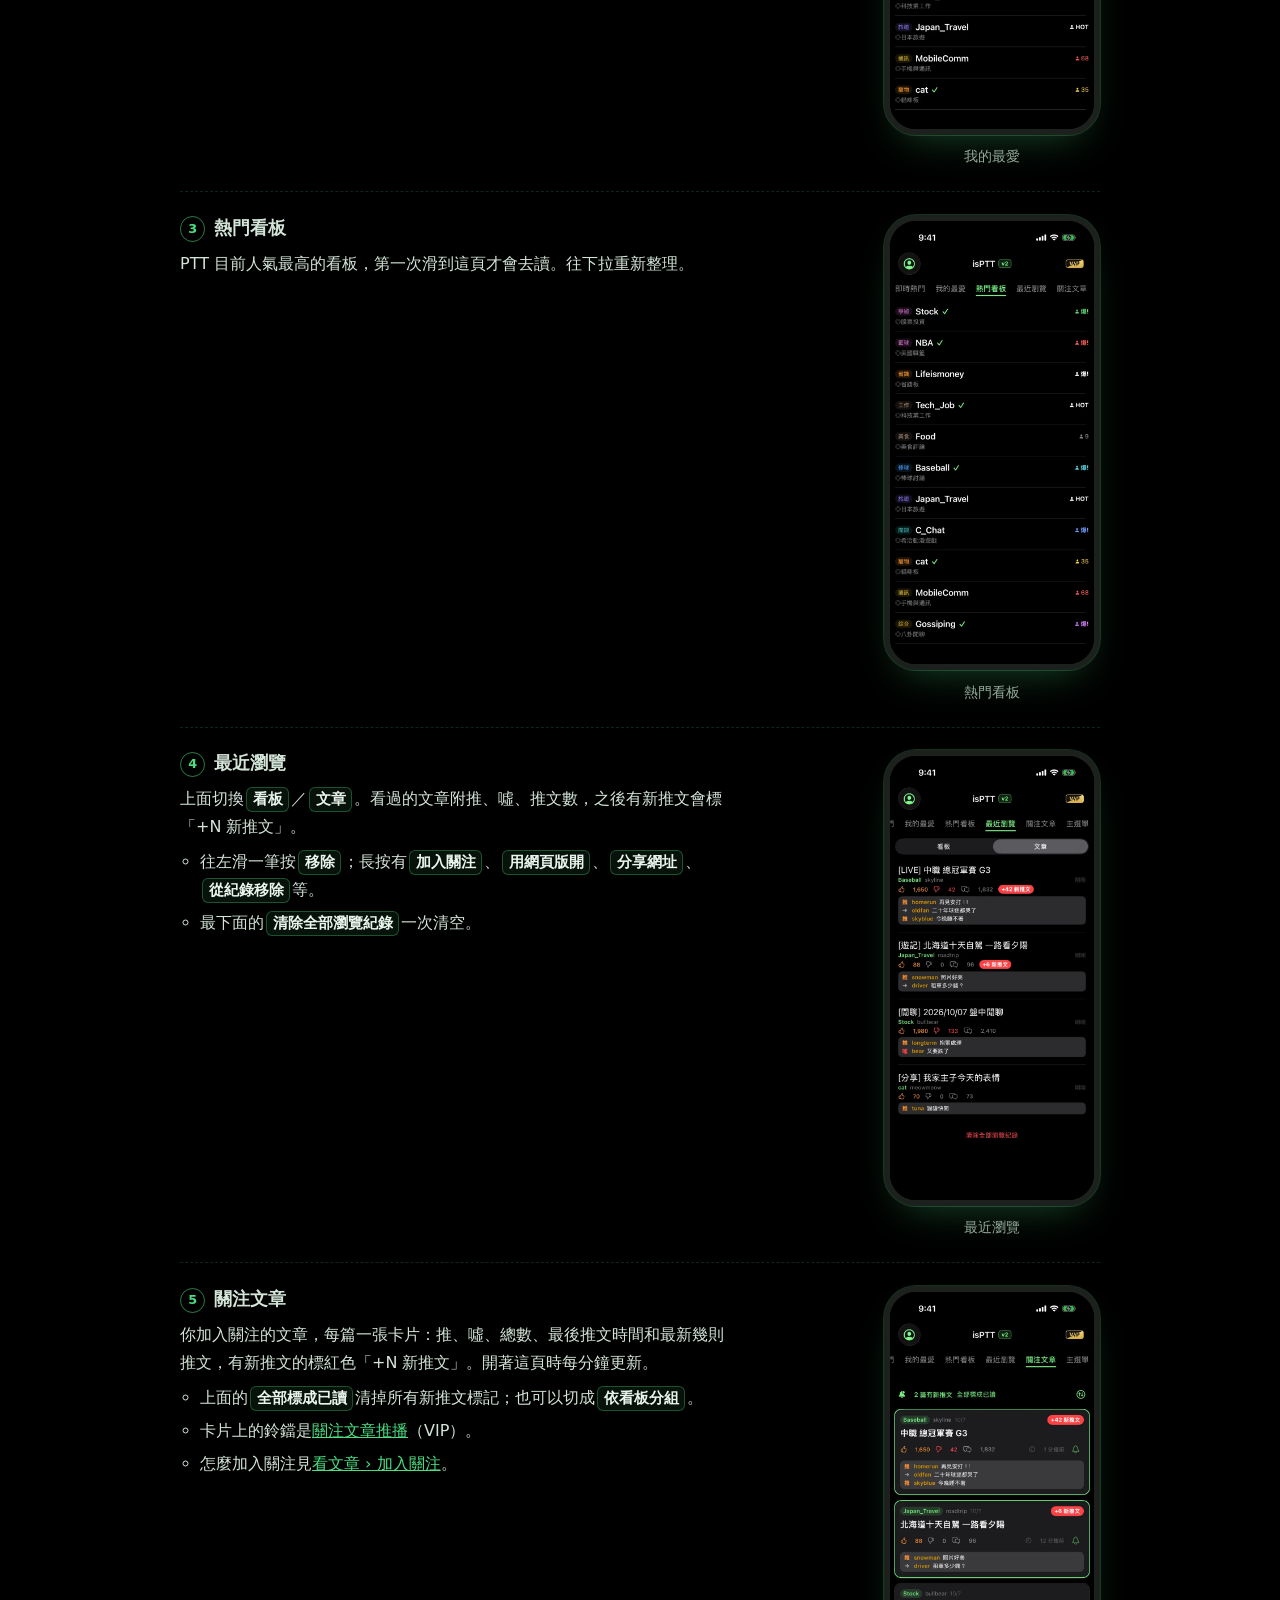
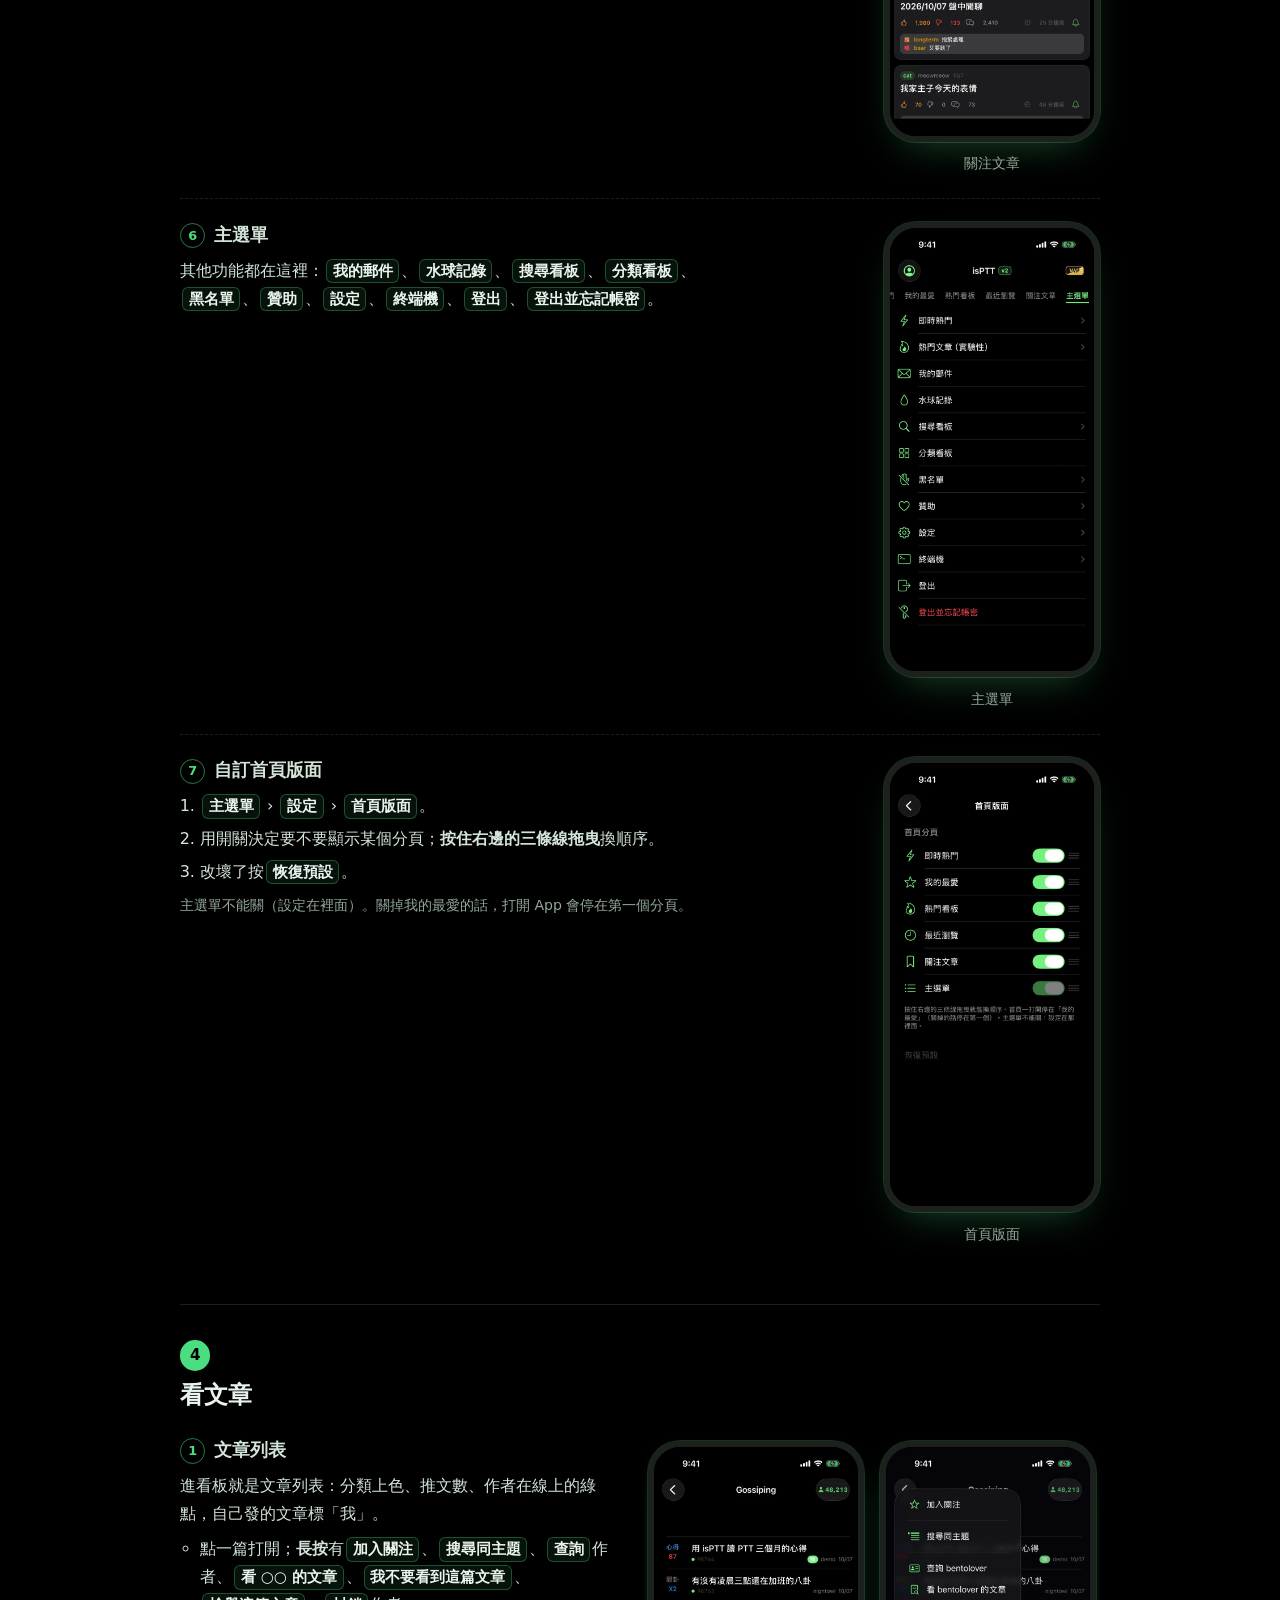
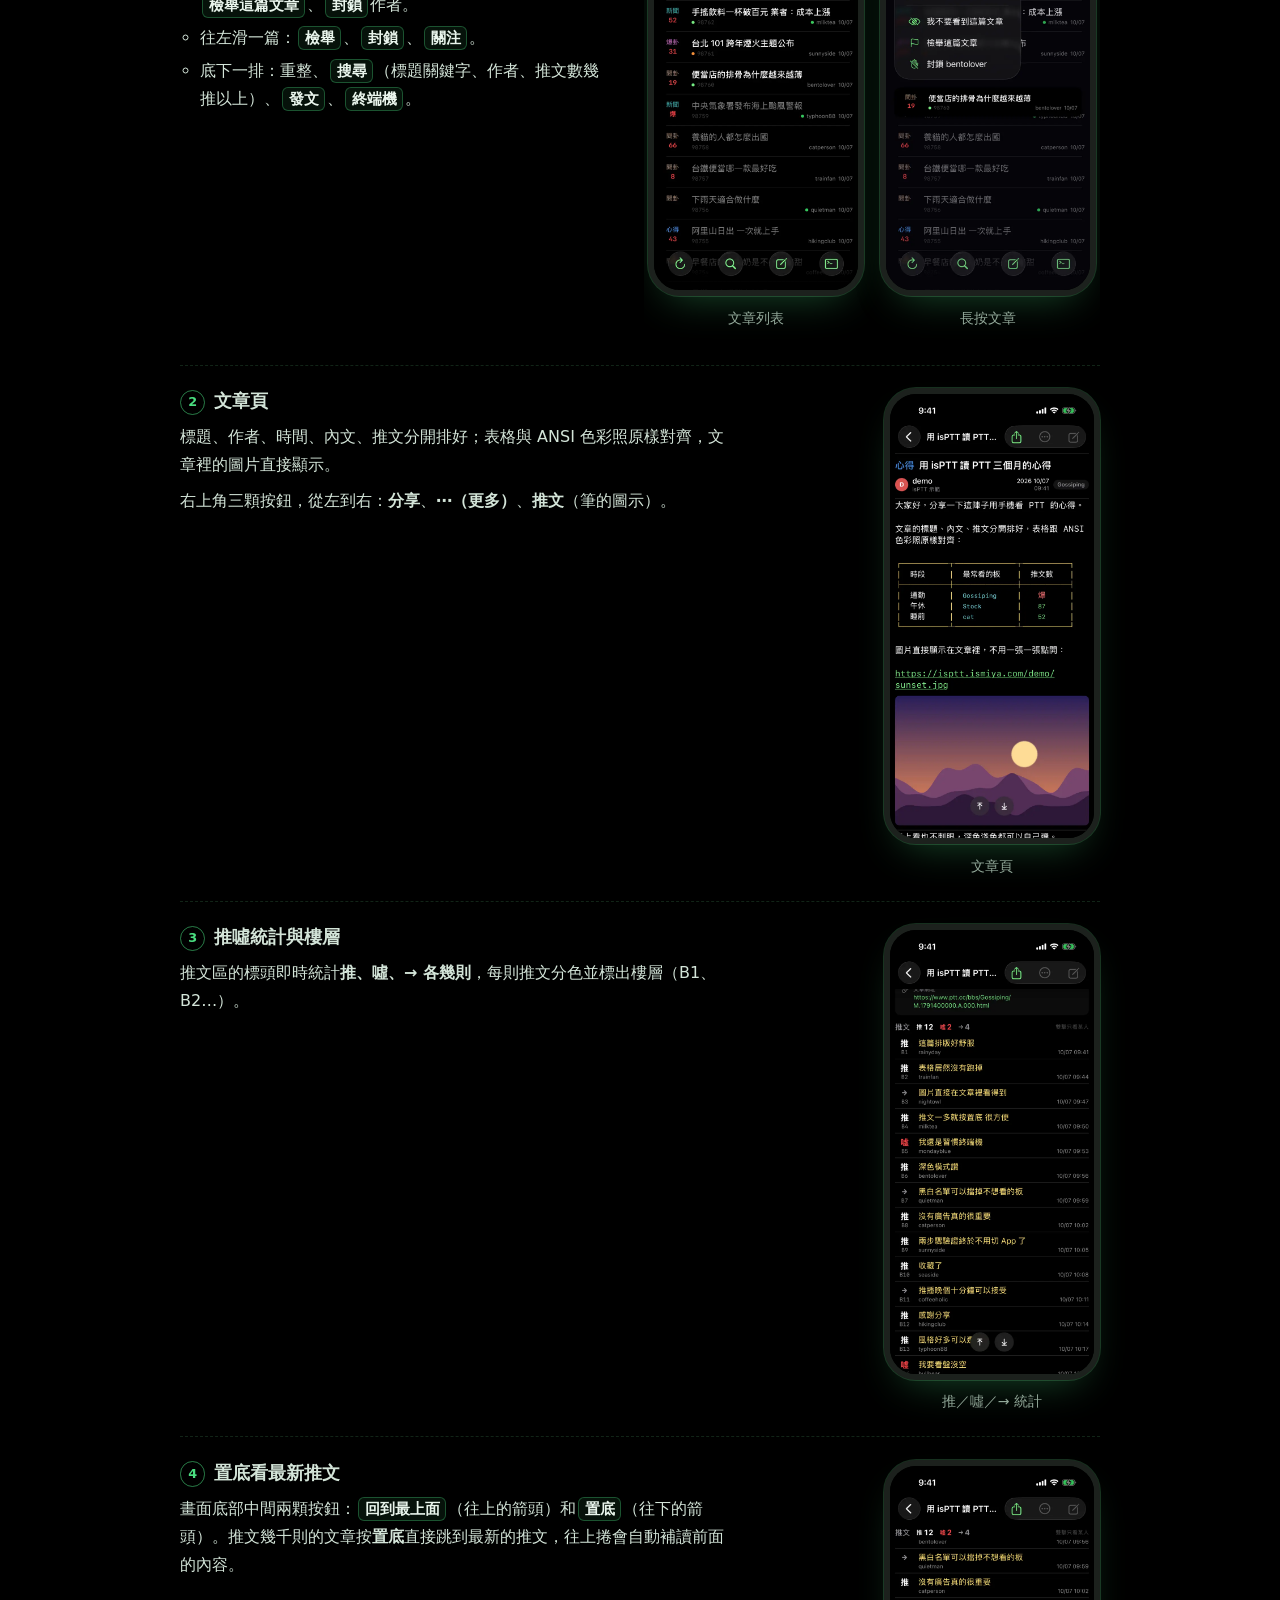
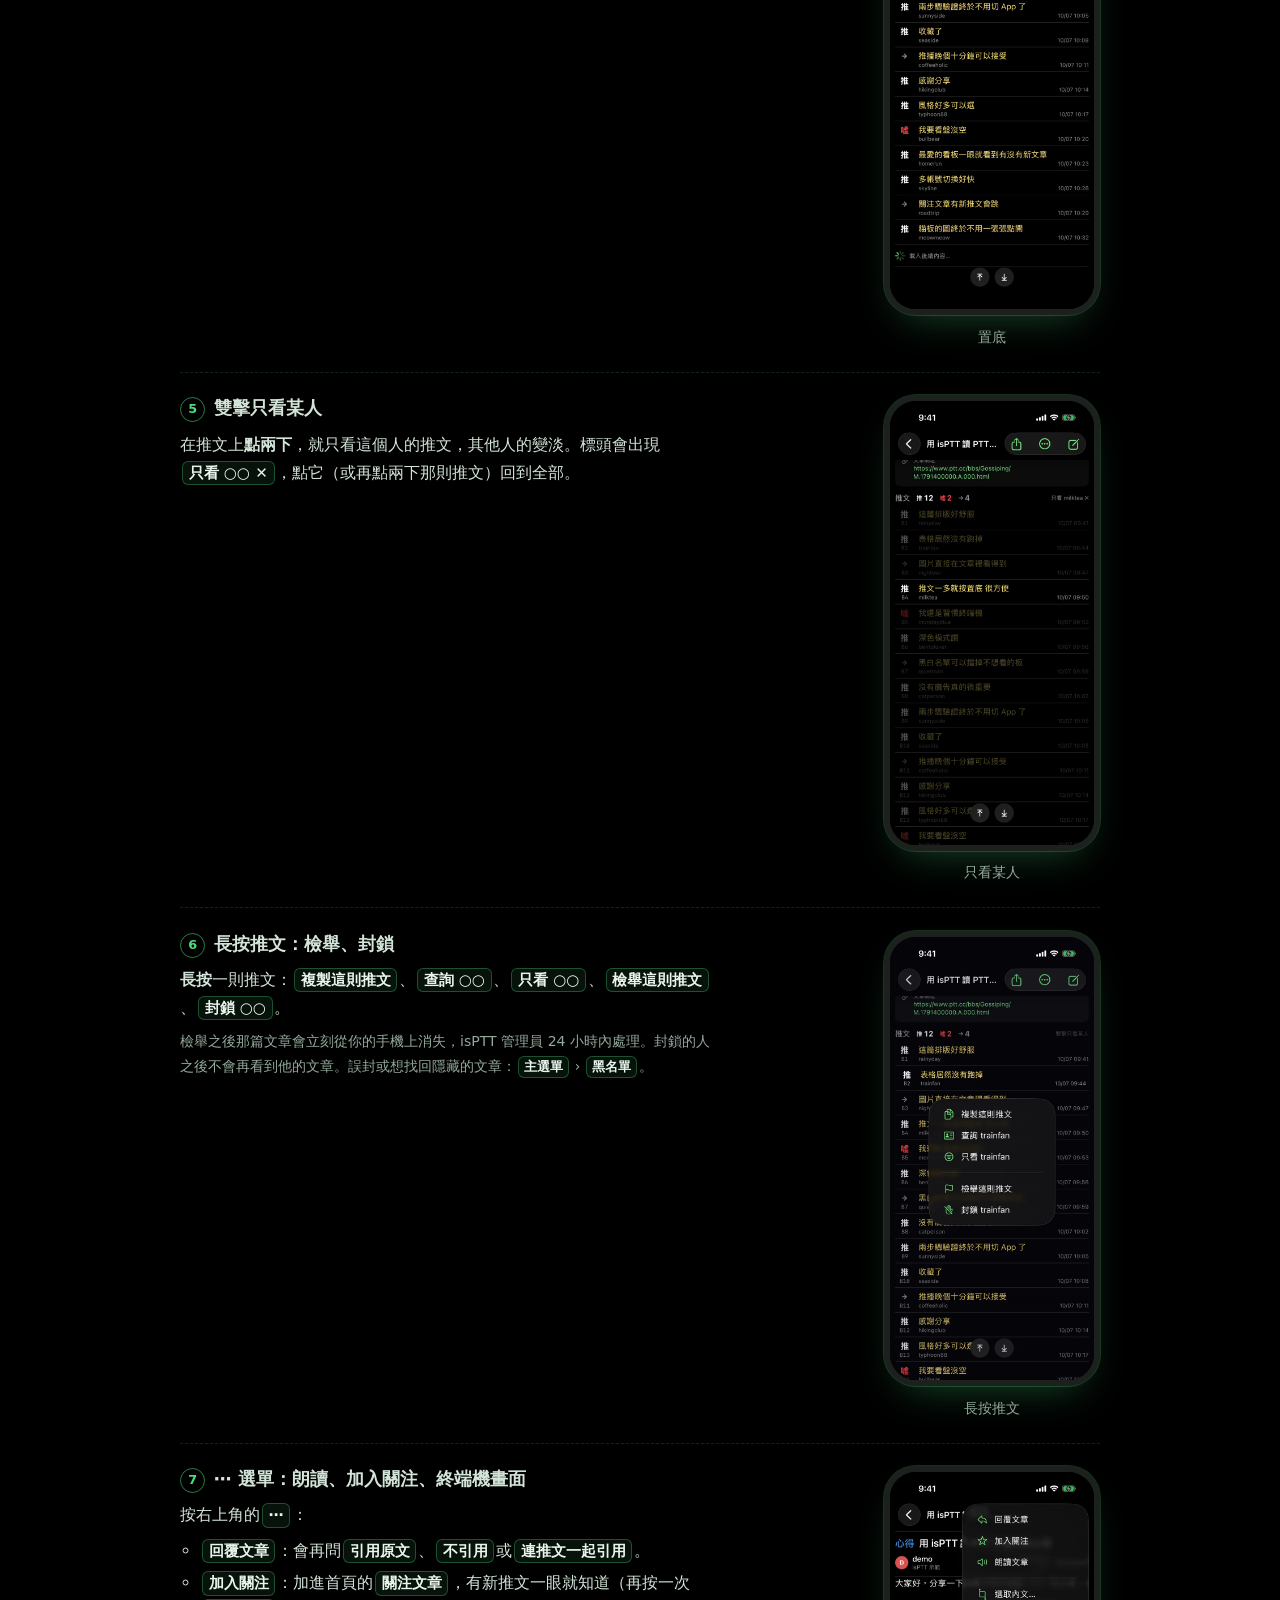
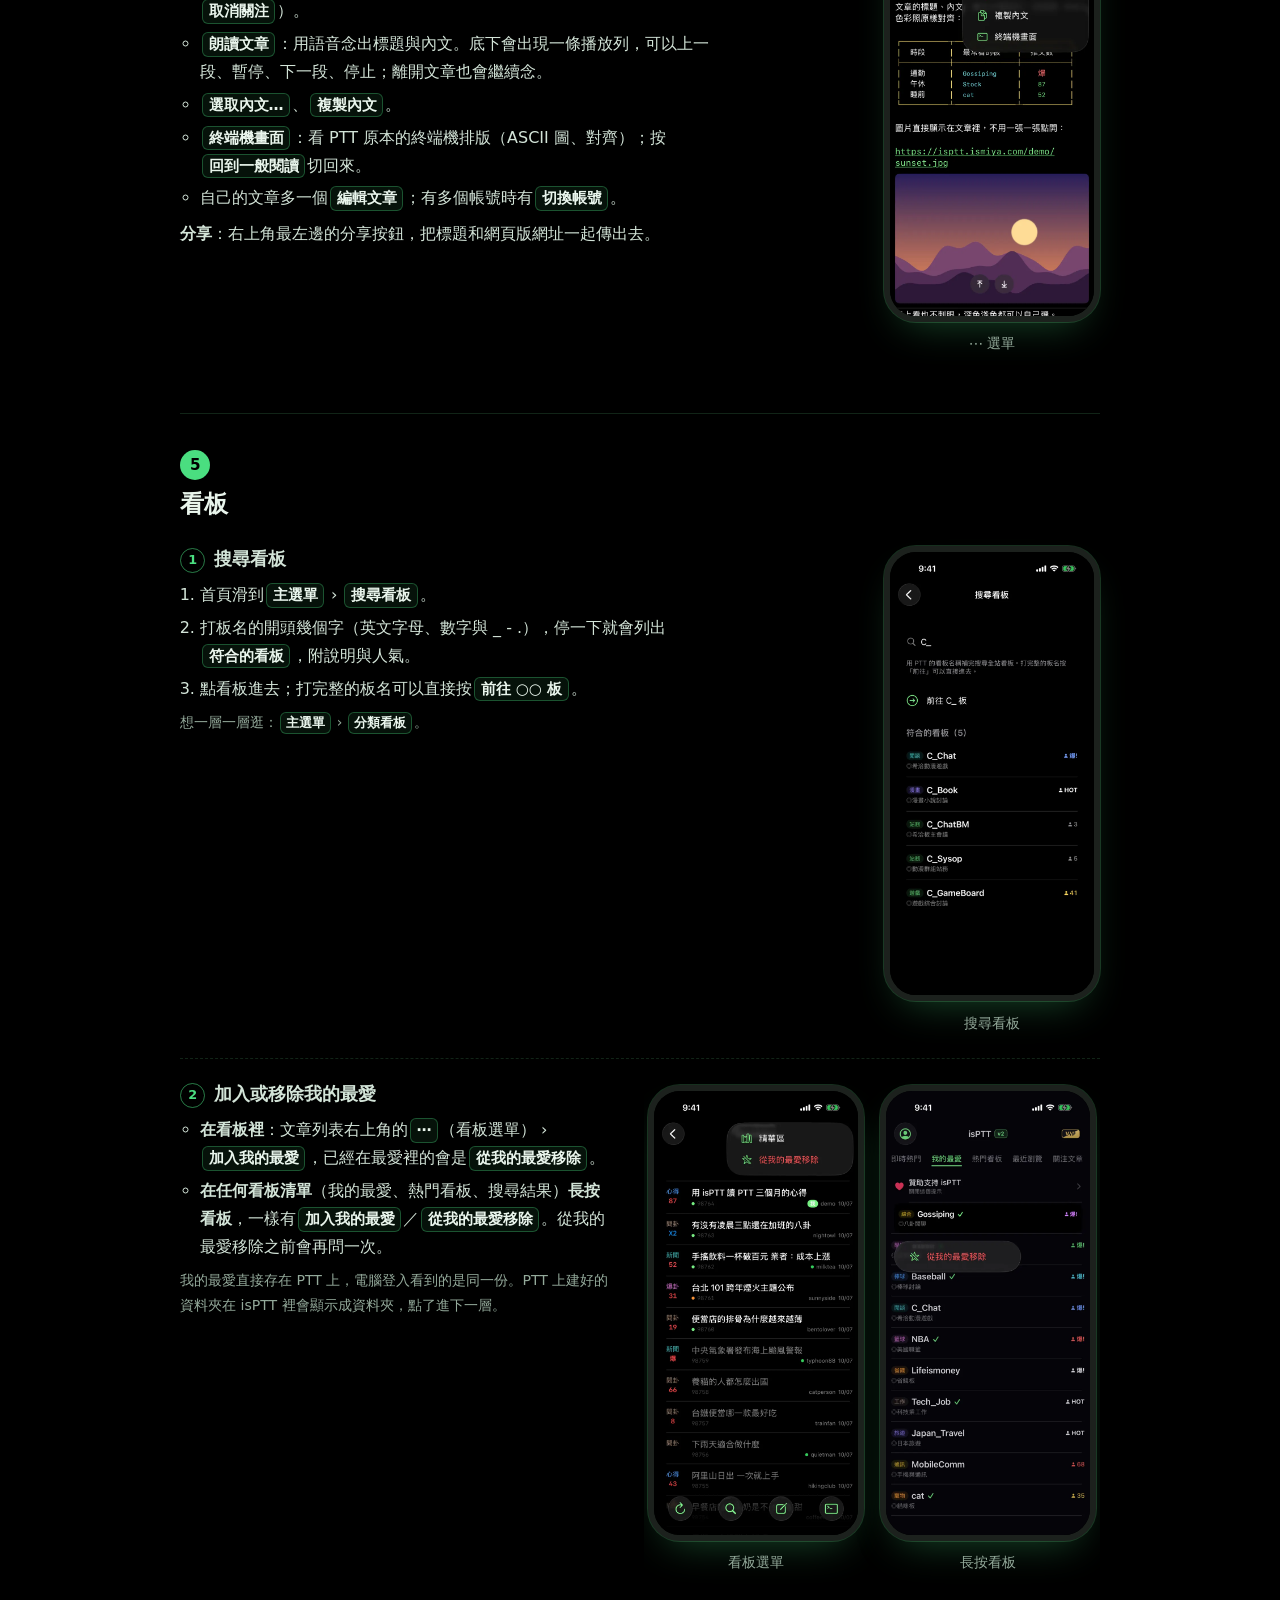
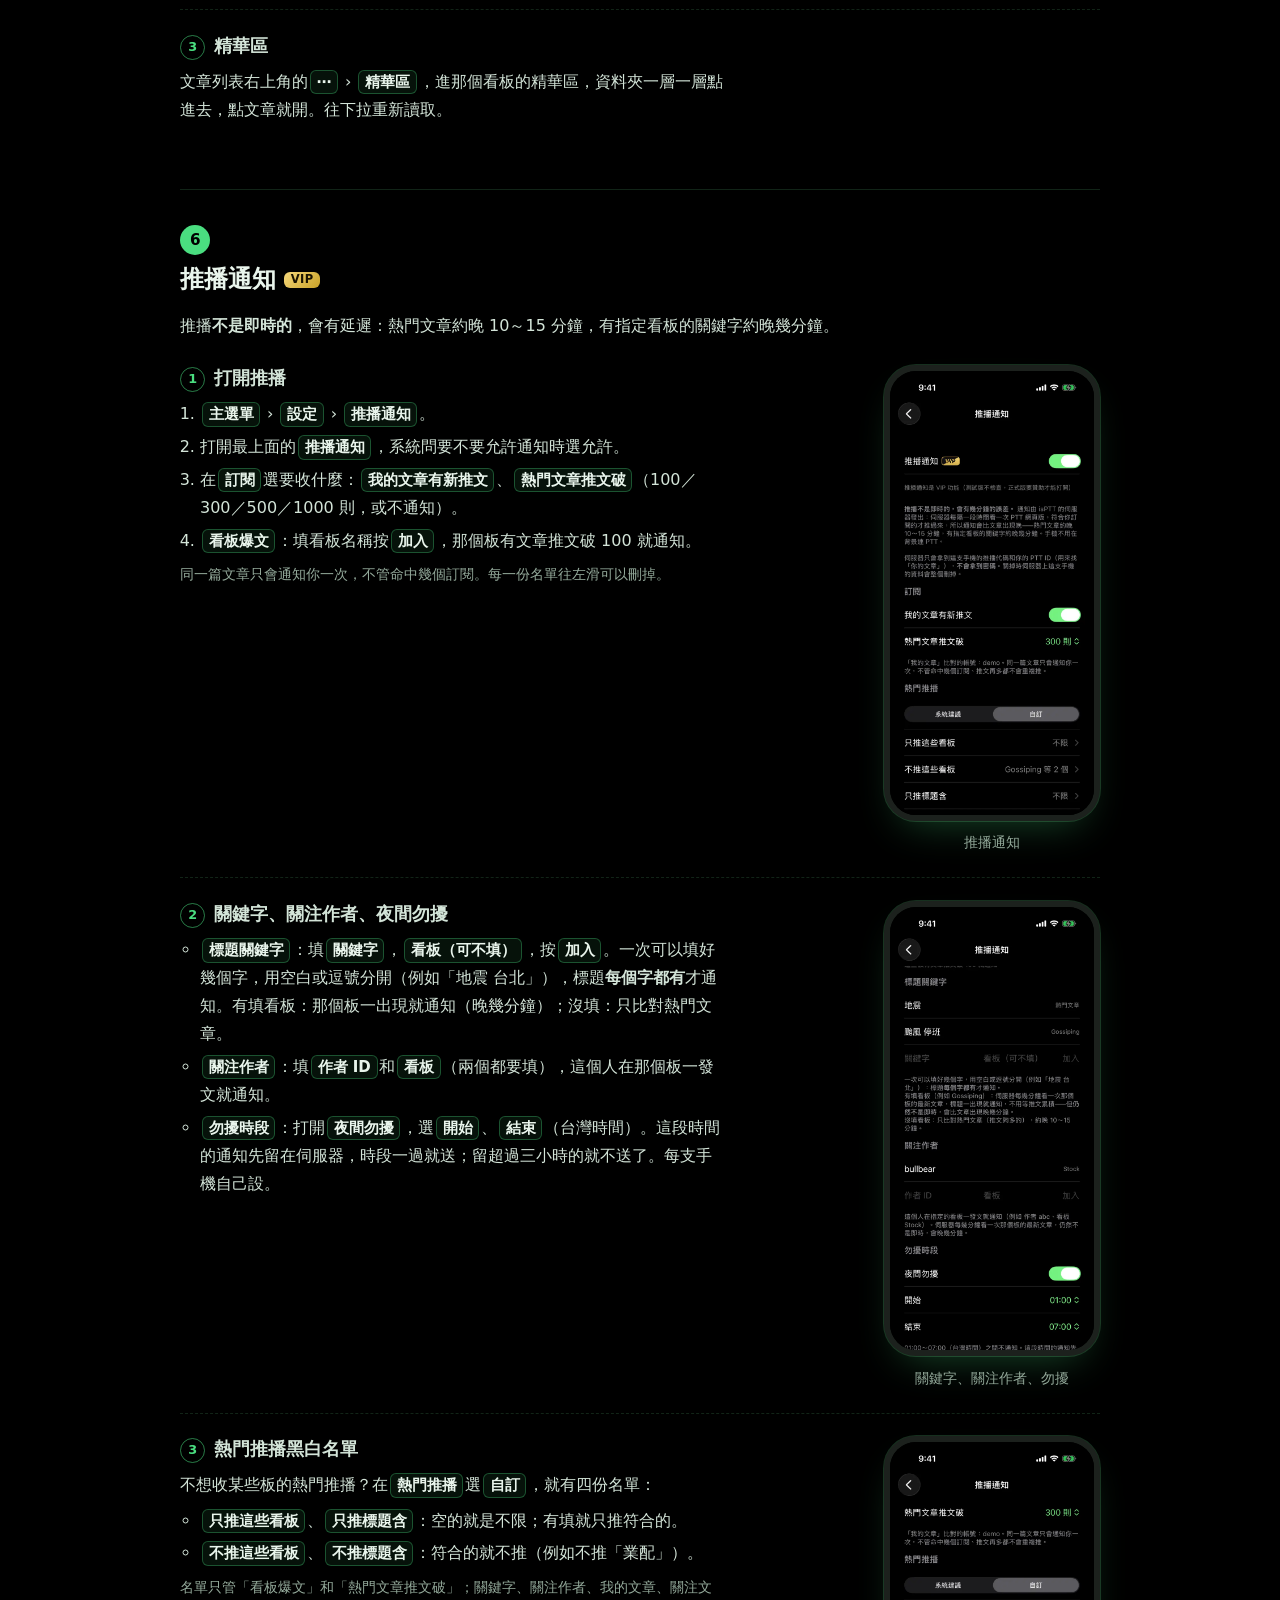
<file: guide.html>
<!doctype html>
<html lang="zh-Hant">
<head>
<meta charset="utf-8"><meta name="viewport" content="width=device-width,initial-scale=1">
<title>isPTT 使用說明</title>
<meta name="description" content="isPTT 使用說明：第一次登入、兩步驟驗證（2FA）、首頁分頁、看文章與推文、看板與我的最愛、推播通知、多帳號、外觀風格、信箱、贊助與 VIP，一步一步附截圖。">
<meta name="theme-color" content="#000000">
<meta property="og:title" content="isPTT 使用說明">
<meta property="og:description" content="從第一次登入到兩步驟驗證、推播、多帳號，一步一步附截圖。">
<meta property="og:image" content="https://isptt.ismiya.com/screens/login-2fa.webp">
<link rel="icon" href="/icon.png"><link rel="stylesheet" href="/style.css">
</head>
<body>
<header class="top"><div class="wide-bar"><a class="brand" href="/"><img src="/icon.png" alt="">isPTT</a><nav><a href="/#features">功能</a> <a href="/guide.html" aria-current="page">使用說明</a> <a href="/support.html">支援</a> <a href="/privacy.html">隱私權</a></nav></div></header>
<main class="guide">

<h1>isPTT 使用說明</h1>
<p class="updated">最後更新：2026 年 10 月 7 日・以 iPhone 版為例，Android 版的按鈕與名稱大致相同</p>
<p class="lede">照著下面的步驟做就能上手。每一步都附上 App 的畫面，畫面上的按鈕名稱跟 App 裡一模一樣。找不到答案的話，看<a href="/support.html">常見問題</a>或寫信到 <a href="mailto:zhe0712@gmail.com">zhe0712@gmail.com</a>。</p>

<nav class="toc" id="toc" aria-label="目錄">
<p class="toc-title">目錄</p>
<ol>
<li><a href="#start">第一次使用</a></li>
<li><a href="#2fa">兩步驟驗證</a></li>
<li><a href="#home">首頁</a></li>
<li><a href="#article">看文章</a></li>
<li><a href="#boards">看板</a></li>
<li><a href="#push">推播通知</a></li>
<li><a href="#accounts">多帳號</a></li>
<li><a href="#appearance">外觀</a></li>
<li><a href="#mail">信箱</a></li>
<li><a href="#vip">贊助與 VIP</a></li>
<li><a href="#faq">常見問題</a></li>
</ol>
</nav>

<!-- ============ 1 ============ -->
<section class="gsec" id="start">
<p class="kicker">1</p>
<h2>第一次使用</h2>

<ol class="steps">
<li class="step">
<div class="step-text">
<h3>同意使用條款</h3>
<p>第一次打開 isPTT 會先看到<span class="ui">使用條款</span>。isPTT 只是連到 ptt.cc 的閱讀工具，站上的內容都是 PTT 使用者發表的；本 App 對冒犯性內容零容忍。看完按最下面的<span class="ui">我同意並繼續</span>。</p>
</div>
<div class="step-shots">
<figure class="phone"><img src="/screens/terms.webp" width="720" height="1565" loading="lazy" decoding="async" alt="使用條款頁：說明 isPTT 只是閱讀工具、不當內容可以檢舉與封鎖，最下面是「我同意並繼續」按鈕"><figcaption>使用條款</figcaption></figure>
</div>
</li>

<li class="step">
<div class="step-text">
<h3>輸入帳號密碼登入</h3>
<ol class="sub">
<li>在<span class="ui">帳號</span>、<span class="ui">密碼</span>填入你的 PTT 帳號與密碼。PTT 的密碼<strong>有分大小寫</strong>。</li>
<li><span class="ui">記住帳號密碼</span>預設是開著的：帳密會加密存在這支手機的 Keychain，下次打開 App 自動登入，斷線時也會自己重新連上。不想存就關掉，每次自己登入。</li>
<li>按<span class="ui">登入</span>。</li>
</ol>
<p>PTT 有開兩步驟驗證的話，先看下一節。</p>
<p class="fine">記住過的帳號，下次登入畫面會列在<span class="ui">選一個帳號登入</span>，點一下就登入；帳號右邊的<span class="ui">⋯</span>可以<span class="ui">修改密碼</span>或<span class="ui">不要記住密碼</span>。要登別的帳號按<span class="ui">用其他帳號登入</span>。密碼只用來登入與斷線重連，不會送到任何伺服器。</p>
</div>
<div class="step-shots">
<figure class="phone"><img src="/screens/login.webp" width="720" height="1565" loading="lazy" decoding="async" alt="登入畫面：帳號、密碼欄位，「我有開兩步驟驗證」與「記住帳號密碼」兩個開關，登入按鈕，下面是帳號管理"><figcaption>登入畫面</figcaption></figure>
</div>
</li>
</ol>
</section>

<!-- ============ 2 ============ -->
<section class="gsec" id="2fa">
<p class="kicker">2</p>
<h2>兩步驟驗證（2FA）</h2>
<p>PTT 開了兩步驟驗證之後，登入除了密碼還要一組 6 位數驗證碼。isPTT 內建驗證器：把 PTT 給的金鑰存進來，之後登入會<strong>自動算好驗證碼送出</strong>，不用切去別的 App。</p>

<ol class="steps">
<li class="step text-only">
<div class="step-text">
<h3>先在 PTT 開啟兩步驟驗證</h3>
<p>在 PTT 開啟兩步驟驗證時，PTT 會給你：</p>
<ul>
<li><strong>一組金鑰</strong>：16 個英文字母與數字（或一張 QR code）。</li>
<li><strong>救援碼</strong>：幾組 8 位數字，金鑰不見時登入用。</li>
</ul>
<p>兩樣都請先抄下來或截圖存好，下面會用到。</p>
</div>
</li>

<li class="step">
<div class="step-text">
<h3>登入時直接設定</h3>
<ol class="sub">
<li>登入畫面打開<span class="ui">我有開兩步驟驗證</span>。</li>
<li>在<span class="ui">兩步驟驗證金鑰（選填）</span>貼上金鑰：右邊的<span class="ui">貼上</span>圖示直接貼剪貼簿，旁邊的<span class="ui">掃描 QR code</span>圖示用相機掃 PTT 給的 QR code（貼 otpauth:// 連結也可以）。</li>
<li>金鑰認得出來，下面會馬上顯示這次的 6 位數驗證碼和倒數圈。<strong>跟 PTT 或 Google Authenticator 上的數字對一下</strong>，一樣才是對的金鑰。</li>
<li>勾著<span class="ui">記住帳號密碼</span>按登入，登入成功後金鑰就存在這支手機，之後每次登入自動帶入驗證碼。沒勾的話金鑰只用這一次。</li>
</ol>
<p class="fine">不想存金鑰也可以：在<span class="ui">6 位驗證碼或 8 位救援碼</span>那一欄自己打這次的驗證碼。兩欄都空著的話，登入途中 PTT 要驗證碼時會跳出<span class="ui">輸入驗證碼</span>，可以打驗證碼、挑一組存著的救援碼，或打開<span class="ui">貼上金鑰（之後自動填）</span>。</p>
</div>
<div class="step-shots">
<figure class="phone"><img src="/screens/login-2fa.webp" width="720" height="1566" loading="lazy" decoding="async" alt="登入畫面打開「我有開兩步驟驗證」：貼上金鑰後直接顯示這次的 6 位數驗證碼與倒數"><figcaption>貼上金鑰，馬上看到驗證碼</figcaption></figure>
</div>
</li>

<li class="step">
<div class="step-text">
<h3>已經登入了：到帳號管理設定</h3>
<ol class="sub">
<li>首頁滑到<span class="ui">主選單</span> › <span class="ui">設定</span> › <span class="ui">帳號管理</span>（或點首頁左上角的帳號圖示 › <span class="ui">管理帳號…</span>）。</li>
<li>點帳號右邊的<span class="ui">⋯</span> › <span class="ui">兩步驟驗證…</span>。</li>
<li>在<span class="ui">設定 ○○ 的金鑰</span>貼上或掃描金鑰，對過驗證碼之後按<span class="ui">儲存金鑰</span>。</li>
</ol>
</div>
<div class="step-shots many" tabindex="0" role="region" aria-label="截圖（可左右捲動）">
<figure class="phone"><img src="/screens/account-menu-2fa.webp" width="720" height="1565" loading="lazy" decoding="async" alt="帳號管理：點帳號右邊的「⋯」，選單裡有「2FA 驗證碼」和「兩步驟驗證…」"><figcaption>帳號的「⋯」選單</figcaption></figure>
<figure class="phone"><img src="/screens/2fa-setup.webp" width="720" height="1565" loading="lazy" decoding="async" alt="兩步驟驗證頁還沒設定：提醒抄下救援碼、金鑰欄位旁有貼上與掃描，下面顯示算出來的驗證碼和「儲存金鑰」"><figcaption>貼上金鑰，按「儲存金鑰」</figcaption></figure>
</div>
</li>

<li class="step">
<div class="step-text">
<h3>看驗證碼、加到別的驗證器</h3>
<p>存好金鑰之後，<span class="ui">兩步驟驗證…</span>這一頁每次進來都要先 Face ID（<span class="ui">用 Face ID 顯示驗證碼</span>）：</p>
<ul>
<li>大字是目前的驗證碼，每 30 秒換一組，快到期會變紅。<strong>點數字就複製</strong>，一分鐘後自動從剪貼簿清掉。</li>
<li><span class="ui">加到 iOS 密碼／Google Authenticator</span>、<span class="ui">顯示 QR code（給其他驗證器掃）</span>：多一份備份。</li>
<li><span class="ui">查看金鑰</span>：把金鑰抄下來（換手機前一定要做，見下面）。</li>
<li><span class="ui">移除金鑰</span>：只是這支手機不再存，PTT 上的兩步驟驗證不會關掉。</li>
</ul>
<p class="fine">帳號清單裡，帳號底下寫著「已設兩步驟驗證」的就是存好了。<span class="ui">⋯</span> › <span class="ui">2FA 驗證碼</span>可以直接看碼，不用進設定頁。</p>
</div>
<div class="step-shots">
<figure class="phone"><img src="/screens/account-2fa.webp" width="720" height="1566" loading="lazy" decoding="async" alt="帳號的兩步驟驗證頁：大字顯示目前的驗證碼與倒數圈，可以加到 iOS 密碼或 Google Authenticator、顯示 QR code"><figcaption>驗證碼與其他驗證器</figcaption></figure>
</div>
</li>

<li class="step">
<div class="step-text">
<h3>只當驗證器用</h3>
<p>在電腦或別的 App 登入 PTT，也可以用 isPTT 拿驗證碼，<strong>不用密碼、不會登入 PTT</strong>：</p>
<ol class="sub">
<li><span class="ui">帳號管理</span> › <span class="ui">驗證器</span> › <span class="ui">新增驗證器</span>。</li>
<li>填 <span class="ui">PTT ID</span>，貼上或掃描金鑰，按右上角<span class="ui">儲存</span>。</li>
<li>之後在帳號管理點那個 ID，Face ID 之後就看到驗證碼。</li>
</ol>
<p class="fine">還沒登入也拿得到：登入畫面下方的<span class="ui">帳號管理</span>不用登入就進得去。之後把同一個 ID 加成帳號，會自動用這把金鑰。</p>
</div>
<div class="step-shots many" tabindex="0" role="region" aria-label="截圖（可左右捲動）">
<figure class="phone"><img src="/screens/add-authenticator.webp" width="720" height="1565" loading="lazy" decoding="async" alt="新增驗證器：填 PTT ID、貼上金鑰後顯示驗證碼，下面提醒抄下救援碼"><figcaption>新增驗證器</figcaption></figure>
<figure class="phone"><img src="/screens/accounts.webp" width="720" height="1566" loading="lazy" decoding="async" alt="帳號管理：帳號清單、驗證器清單（demo2）、新增驗證器、開 App 時自動登入"><figcaption>驗證器列在帳號管理裡</figcaption></figure>
</div>
</li>

<li class="step">
<div class="step-text">
<h3>存好救援碼</h3>
<p>同一頁往下捲到<span class="ui">救援碼</span>，把 PTT 給的救援碼貼進<span class="ui">貼上救援碼（8 位數，可以一次貼好幾組）</span>，按<span class="ui">加入</span>。</p>
<ul>
<li>每組只能用一次。登入時可以挑一組用，成功之後會自動從這裡刪掉。</li>
<li>往左滑一組按<span class="ui">用過了</span>，可以手動刪掉。</li>
<li>看救援碼一樣要先 Face ID。</li>
</ul>
</div>
<div class="step-shots">
<figure class="phone"><img src="/screens/2fa-recovery.webp" width="720" height="1565" loading="lazy" decoding="async" alt="兩步驟驗證頁下半：其他驗證器的選項、移除金鑰，救援碼清單與貼上救援碼的欄位"><figcaption>救援碼</figcaption></figure>
</div>
</li>

<li class="step text-only">
<div class="step-text">
<h3>金鑰不見了怎麼辦</h3>
<p>金鑰只存在這支手機的 Keychain，<strong>不會同步到 iCloud，也不會傳給 PTT 或 isPTT 的伺服器</strong>。所以換手機、重灌、手機遺失時，金鑰不會跟著過去：</p>
<ol class="sub">
<li><strong>還拿得到舊手機</strong>：先在<span class="ui">兩步驟驗證…</span>按<span class="ui">查看金鑰</span>抄下來，或<span class="ui">加到 iOS 密碼／Google Authenticator</span>，到新手機再貼一次。</li>
<li><strong>舊手機不見了</strong>：用救援碼登入 —— 登入時 PTT 要驗證碼，在跳出來的<span class="ui">輸入驗證碼</span>打 8 位數的救援碼（或點存著的那組）。</li>
<li>登入之後到 PTT 的「(U)ser → (2)FA」把兩步驟驗證關掉再重開，拿一把新的金鑰與新的救援碼，再照上面的步驟存進 isPTT。</li>
</ol>
<p class="fine">密碼和金鑰放在同一支手機，兩步驟驗證的保護會打折。介意的話可以不存金鑰，每次登入自己輸入驗證碼。</p>
</div>
</li>
</ol>
</section>

<!-- ============ 3 ============ -->
<section class="gsec" id="home">
<p class="kicker">3</p>
<h2>首頁</h2>
<p>首頁上面一排是分頁：<span class="ui">即時熱門</span>、<span class="ui">我的最愛</span>、<span class="ui">熱門看板</span>、<span class="ui">最近瀏覽</span>、<span class="ui">關注文章</span>、<span class="ui">主選單</span>。<strong>左右滑動</strong>就能切換（會一直循環），也可以直接點上面的分頁名稱。打開 App 停在<span class="ui">我的最愛</span>。</p>

<ol class="steps">
<li class="step">
<div class="step-text">
<h3>即時熱門</h3>
<p>isPTT 的伺服器每隔一段時間整理一次全站的熱門文章：大圖卡片標出看板、近一小時推文數，底下輪播最新推文。點卡片就打開那篇。</p>
</div>
<div class="step-shots">
<figure class="phone"><img src="/screens/live-hot.webp" width="720" height="1566" loading="lazy" decoding="async" alt="即時熱門：熱門文章的大圖卡片，標出看板、近一小時推文數，底下輪播最新推文"><figcaption>即時熱門</figcaption></figure>
</div>
</li>

<li class="step">
<div class="step-text">
<h3>我的最愛</h3>
<p>就是你在 PTT 上的我的最愛。每個看板有分類、說明、人氣（爆!、HOT 照 PTT 的顏色），<strong>板名旁打勾的是有新文章</strong>。往下拉重新讀取。</p>
<p class="fine">我的最愛裡的資料夾（目錄）點了會進下一層。加入與移除看板見<a href="#boards">看板</a>。</p>
</div>
<div class="step-shots">
<figure class="phone"><img src="/screens/favorites.webp" width="720" height="1566" loading="lazy" decoding="async" alt="我的最愛：每個看板有分類、說明、人氣，有新文章的打勾"><figcaption>我的最愛</figcaption></figure>
</div>
</li>

<li class="step">
<div class="step-text">
<h3>熱門看板</h3>
<p>PTT 目前人氣最高的看板，第一次滑到這頁才會去讀。往下拉重新整理。</p>
</div>
<div class="step-shots">
<figure class="phone"><img src="/screens/hot-boards.webp" width="720" height="1565" loading="lazy" decoding="async" alt="熱門看板：照人氣排的看板清單"><figcaption>熱門看板</figcaption></figure>
</div>
</li>

<li class="step">
<div class="step-text">
<h3>最近瀏覽</h3>
<p>上面切換<span class="ui">看板</span>／<span class="ui">文章</span>。看過的文章附推、噓、推文數，之後有新推文會標「+N 新推文」。</p>
<ul>
<li>往左滑一筆按<span class="ui">移除</span>；長按有<span class="ui">加入關注</span>、<span class="ui">用網頁版開</span>、<span class="ui">分享網址</span>、<span class="ui">從紀錄移除</span>等。</li>
<li>最下面的<span class="ui">清除全部瀏覽紀錄</span>一次清空。</li>
</ul>
</div>
<div class="step-shots">
<figure class="phone"><img src="/screens/recent.webp" width="720" height="1566" loading="lazy" decoding="async" alt="最近瀏覽的文章：每篇附推噓數與新推文數"><figcaption>最近瀏覽</figcaption></figure>
</div>
</li>

<li class="step">
<div class="step-text">
<h3>關注文章</h3>
<p>你加入關注的文章，每篇一張卡片：推、噓、總數、最後推文時間和最新幾則推文，有新推文的標紅色「+N 新推文」。開著這頁時每分鐘更新。</p>
<ul>
<li>上面的<span class="ui">全部標成已讀</span>清掉所有新推文標記；也可以切成<span class="ui">依看板分組</span>。</li>
<li>卡片上的鈴鐺是<a href="#push-watch">關注文章推播</a>（VIP）。</li>
<li>怎麼加入關注見<a href="#watch">看文章 › 加入關注</a>。</li>
</ul>
</div>
<div class="step-shots">
<figure class="phone"><img src="/screens/watched.webp" width="720" height="1566" loading="lazy" decoding="async" alt="關注文章：每篇一張卡片，顯示推、噓、總數、最後推文時間、最新推文，有新推文的標「+42 新推文」"><figcaption>關注文章</figcaption></figure>
</div>
</li>

<li class="step">
<div class="step-text">
<h3>主選單</h3>
<p>其他功能都在這裡：<span class="ui">我的郵件</span>、<span class="ui">水球記錄</span>、<span class="ui">搜尋看板</span>、<span class="ui">分類看板</span>、<span class="ui">黑名單</span>、<span class="ui">贊助</span>、<span class="ui">設定</span>、<span class="ui">終端機</span>、<span class="ui">登出</span>、<span class="ui">登出並忘記帳密</span>。</p>
</div>
<div class="step-shots">
<figure class="phone"><img src="/screens/menu.webp" width="720" height="1565" loading="lazy" decoding="async" alt="主選單：即時熱門、熱門文章（實驗性）、我的郵件、水球記錄、搜尋看板、分類看板、黑名單、贊助、設定、終端機、登出、登出並忘記帳密"><figcaption>主選單</figcaption></figure>
</div>
</li>

<li class="step">
<div class="step-text">
<h3>自訂首頁版面</h3>
<ol class="sub">
<li><span class="ui">主選單</span> › <span class="ui">設定</span> › <span class="ui">首頁版面</span>。</li>
<li>用開關決定要不要顯示某個分頁；<strong>按住右邊的三條線拖曳</strong>換順序。</li>
<li>改壞了按<span class="ui">恢復預設</span>。</li>
</ol>
<p class="fine">主選單不能關（設定在裡面）。關掉我的最愛的話，打開 App 會停在第一個分頁。</p>
</div>
<div class="step-shots">
<figure class="phone"><img src="/screens/home-layout.webp" width="720" height="1565" loading="lazy" decoding="async" alt="首頁版面：每個分頁一個開關，右邊三條線可以拖曳排序，主選單不能關"><figcaption>首頁版面</figcaption></figure>
</div>
</li>
</ol>
</section>

<!-- ============ 4 ============ -->
<section class="gsec" id="article">
<p class="kicker">4</p>
<h2>看文章</h2>

<ol class="steps">
<li class="step">
<div class="step-text">
<h3>文章列表</h3>
<p>進看板就是文章列表：分類上色、推文數、作者在線上的綠點，自己發的文章標「我」。</p>
<ul>
<li>點一篇打開；<strong>長按</strong>有<span class="ui">加入關注</span>、<span class="ui">搜尋同主題</span>、<span class="ui">查詢</span>作者、<span class="ui">看 ○○ 的文章</span>、<span class="ui">我不要看到這篇文章</span>、<span class="ui">檢舉這篇文章</span>、<span class="ui">封鎖</span>作者。</li>
<li>往左滑一篇：<span class="ui">檢舉</span>、<span class="ui">封鎖</span>、<span class="ui">關注</span>。</li>
<li>底下一排：重整、<span class="ui">搜尋</span>（標題關鍵字、作者、推文數幾推以上）、<span class="ui">發文</span>、<span class="ui">終端機</span>。</li>
</ul>
</div>
<div class="step-shots many" tabindex="0" role="region" aria-label="截圖（可左右捲動）">
<figure class="phone"><img src="/screens/article-list.webp" width="720" height="1566" loading="lazy" decoding="async" alt="文章列表：分類標籤、推文數、作者在線上的綠點，自己發的文章標「我」"><figcaption>文章列表</figcaption></figure>
<figure class="phone"><img src="/screens/report-menu.webp" width="720" height="1566" loading="lazy" decoding="async" alt="長按文章的選單：加入關注、搜尋同主題、查詢作者、我不要看到這篇文章、檢舉這篇文章、封鎖作者"><figcaption>長按文章</figcaption></figure>
</div>
</li>

<li class="step">
<div class="step-text">
<h3>文章頁</h3>
<p>標題、作者、時間、內文、推文分開排好；表格與 ANSI 色彩照原樣對齊，文章裡的圖片直接顯示。</p>
<p>右上角三顆按鈕，從左到右：<strong>分享</strong>、<strong>⋯（更多）</strong>、<strong>推文</strong>（筆的圖示）。</p>
</div>
<div class="step-shots">
<figure class="phone"><img src="/screens/article.webp" width="720" height="1566" loading="lazy" decoding="async" alt="文章頁：分類與標題、作者與時間，內文裡一個用 ANSI 色彩畫的表格照原樣對齊"><figcaption>文章頁</figcaption></figure>
</div>
</li>

<li class="step">
<div class="step-text">
<h3>推噓統計與樓層</h3>
<p>推文區的標頭即時統計<strong>推、噓、→ 各幾則</strong>，每則推文分色並標出樓層（B1、B2…）。</p>
</div>
<div class="step-shots">
<figure class="phone"><img src="/screens/pushes.webp" width="720" height="1566" loading="lazy" decoding="async" alt="推文區：標頭寫著推 12、噓 2、→ 4，每則推文分色並標出樓層 B1、B2"><figcaption>推／噓／→ 統計</figcaption></figure>
</div>
</li>

<li class="step">
<div class="step-text">
<h3>置底看最新推文</h3>
<p>畫面底部中間兩顆按鈕：<span class="ui">回到最上面</span>（往上的箭頭）和<span class="ui">置底</span>（往下的箭頭）。推文幾千則的文章按<strong>置底</strong>直接跳到最新的推文，往上捲會自動補讀前面的內容。</p>
</div>
<div class="step-shots">
<figure class="phone"><img src="/screens/tail.webp" width="720" height="1566" loading="lazy" decoding="async" alt="置底：直接跳到最新的推文"><figcaption>置底</figcaption></figure>
</div>
</li>

<li class="step">
<div class="step-text">
<h3>雙擊只看某人</h3>
<p>在推文上<strong>點兩下</strong>，就只看這個人的推文，其他人的變淡。標頭會出現<span class="ui">只看 ○○ ✕</span>，點它（或再點兩下那則推文）回到全部。</p>
</div>
<div class="step-shots">
<figure class="phone"><img src="/screens/push-only.webp" width="720" height="1565" loading="lazy" decoding="async" alt="雙擊一則推文之後：只有 milktea 的推文是亮的，標頭寫著「只看 milktea ✕」"><figcaption>只看某人</figcaption></figure>
</div>
</li>

<li class="step">
<div class="step-text">
<h3>長按推文：檢舉、封鎖</h3>
<p><strong>長按</strong>一則推文：<span class="ui">複製這則推文</span>、<span class="ui">查詢 ○○</span>、<span class="ui">只看 ○○</span>、<span class="ui">檢舉這則推文</span>、<span class="ui">封鎖 ○○</span>。</p>
<p class="fine">檢舉之後那篇文章會立刻從你的手機上消失，isPTT 管理員 24 小時內處理。封鎖的人之後不會再看到他的文章。誤封或想找回隱藏的文章：<span class="ui">主選單</span> › <span class="ui">黑名單</span>。</p>
</div>
<div class="step-shots">
<figure class="phone"><img src="/screens/push-menu.webp" width="720" height="1565" loading="lazy" decoding="async" alt="長按推文的選單：複製這則推文、查詢、只看、檢舉這則推文、封鎖"><figcaption>長按推文</figcaption></figure>
</div>
</li>

<li class="step" id="watch">
<div class="step-text">
<h3>⋯ 選單：朗讀、加入關注、終端機畫面</h3>
<p>按右上角的<span class="ui">⋯</span>：</p>
<ul>
<li><span class="ui">回覆文章</span>：會再問<span class="ui">引用原文</span>、<span class="ui">不引用</span>或<span class="ui">連推文一起引用</span>。</li>
<li><span class="ui">加入關注</span>：加進首頁的<span class="ui">關注文章</span>，有新推文一眼就知道（再按一次<span class="ui">取消關注</span>）。</li>
<li><span class="ui">朗讀文章</span>：用語音念出標題與內文。底下會出現一條播放列，可以上一段、暫停、下一段、停止；離開文章也會繼續念。</li>
<li><span class="ui">選取內文…</span>、<span class="ui">複製內文</span>。</li>
<li><span class="ui">終端機畫面</span>：看 PTT 原本的終端機排版（ASCII 圖、對齊）；按<span class="ui">回到一般閱讀</span>切回來。</li>
<li>自己的文章多一個<span class="ui">編輯文章</span>；有多個帳號時有<span class="ui">切換帳號</span>。</li>
</ul>
<p><strong>分享</strong>：右上角最左邊的分享按鈕，把標題和網頁版網址一起傳出去。</p>
</div>
<div class="step-shots">
<figure class="phone"><img src="/screens/article-menu.webp" width="720" height="1565" loading="lazy" decoding="async" alt="文章右上角「⋯」的選單：回覆文章、加入關注、朗讀文章、選取內文、複製內文、終端機畫面"><figcaption>⋯ 選單</figcaption></figure>
</div>
</li>
</ol>
</section>

<!-- ============ 5 ============ -->
<section class="gsec" id="boards">
<p class="kicker">5</p>
<h2>看板</h2>

<ol class="steps">
<li class="step">
<div class="step-text">
<h3>搜尋看板</h3>
<ol class="sub">
<li>首頁滑到<span class="ui">主選單</span> › <span class="ui">搜尋看板</span>。</li>
<li>打板名的開頭幾個字（英文字母、數字與 _ - .），停一下就會列出<span class="ui">符合的看板</span>，附說明與人氣。</li>
<li>點看板進去；打完整的板名可以直接按<span class="ui">前往 ○○ 板</span>。</li>
</ol>
<p class="fine">想一層一層逛：<span class="ui">主選單</span> › <span class="ui">分類看板</span>。</p>
</div>
<div class="step-shots">
<figure class="phone"><img src="/screens/board-search.webp" width="720" height="1565" loading="lazy" decoding="async" alt="搜尋看板：輸入 C_，列出 C_Chat、C_Book 等符合的看板，上面有「前往 C_ 板」"><figcaption>搜尋看板</figcaption></figure>
</div>
</li>

<li class="step">
<div class="step-text">
<h3>加入或移除我的最愛</h3>
<ul>
<li><strong>在看板裡</strong>：文章列表右上角的<span class="ui">⋯</span>（看板選單） › <span class="ui">加入我的最愛</span>，已經在最愛裡的會是<span class="ui">從我的最愛移除</span>。</li>
<li><strong>在任何看板清單</strong>（我的最愛、熱門看板、搜尋結果）<strong>長按看板</strong>，一樣有<span class="ui">加入我的最愛</span>／<span class="ui">從我的最愛移除</span>。從我的最愛移除之前會再問一次。</li>
</ul>
<p class="fine">我的最愛直接存在 PTT 上，電腦登入看到的是同一份。PTT 上建好的資料夾在 isPTT 裡會顯示成資料夾，點了進下一層。</p>
</div>
<div class="step-shots many" tabindex="0" role="region" aria-label="截圖（可左右捲動）">
<figure class="phone"><img src="/screens/board-menu.webp" width="720" height="1565" loading="lazy" decoding="async" alt="文章列表右上角的看板選單：精華區、從我的最愛移除"><figcaption>看板選單</figcaption></figure>
<figure class="phone"><img src="/screens/favorite-menu.webp" width="720" height="1565" loading="lazy" decoding="async" alt="在我的最愛長按一個看板，跳出「從我的最愛移除」"><figcaption>長按看板</figcaption></figure>
</div>
</li>

<li class="step text-only">
<div class="step-text">
<h3>精華區</h3>
<p>文章列表右上角的<span class="ui">⋯</span> › <span class="ui">精華區</span>，進那個看板的精華區，資料夾一層一層點進去，點文章就開。往下拉重新讀取。</p>
</div>
</li>
</ol>
</section>

<!-- ============ 6 ============ -->
<section class="gsec" id="push">
<p class="kicker">6</p>
<h2>推播通知 <span class="vip">VIP</span></h2>
<p>推播<strong>不是即時的</strong>，會有延遲：熱門文章約晚 10～15 分鐘，有指定看板的關鍵字約晚幾分鐘。</p>

<ol class="steps">
<li class="step">
<div class="step-text">
<h3>打開推播</h3>
<ol class="sub">
<li><span class="ui">主選單</span> › <span class="ui">設定</span> › <span class="ui">推播通知</span>。</li>
<li>打開最上面的<span class="ui">推播通知</span>，系統問要不要允許通知時選允許。</li>
<li>在<span class="ui">訂閱</span>選要收什麼：<span class="ui">我的文章有新推文</span>、<span class="ui">熱門文章推文破</span>（100／300／500／1000 則，或不通知）。</li>
<li><span class="ui">看板爆文</span>：填看板名稱按<span class="ui">加入</span>，那個板有文章推文破 100 就通知。</li>
</ol>
<p class="fine">同一篇文章只會通知你一次，不管命中幾個訂閱。每一份名單往左滑可以刪掉。</p>
</div>
<div class="step-shots">
<figure class="phone"><img src="/screens/push-settings.webp" width="720" height="1566" loading="lazy" decoding="async" alt="推播通知設定：開關、我的文章有新推文、熱門文章推文破 300 則"><figcaption>推播通知</figcaption></figure>
</div>
</li>

<li class="step">
<div class="step-text">
<h3>關鍵字、關注作者、夜間勿擾</h3>
<ul>
<li><span class="ui">標題關鍵字</span>：填<span class="ui">關鍵字</span>，<span class="ui">看板（可不填）</span>，按<span class="ui">加入</span>。一次可以填好幾個字，用空白或逗號分開（例如「地震 台北」），標題<strong>每個字都有</strong>才通知。有填看板：那個板一出現就通知（晚幾分鐘）；沒填：只比對熱門文章。</li>
<li><span class="ui">關注作者</span>：填<span class="ui">作者 ID</span>和<span class="ui">看板</span>（兩個都要填），這個人在那個板一發文就通知。</li>
<li><span class="ui">勿擾時段</span>：打開<span class="ui">夜間勿擾</span>，選<span class="ui">開始</span>、<span class="ui">結束</span>（台灣時間）。這段時間的通知先留在伺服器，時段一過就送；留超過三小時的就不送了。每支手機自己設。</li>
</ul>
</div>
<div class="step-shots">
<figure class="phone"><img src="/screens/push-more.webp" width="720" height="1565" loading="lazy" decoding="async" alt="推播設定往下：標題關鍵字（地震、颱風 停班）、關注作者（bullbear 在 Stock）、夜間勿擾 01:00～07:00"><figcaption>關鍵字、關注作者、勿擾</figcaption></figure>
</div>
</li>

<li class="step">
<div class="step-text">
<h3>熱門推播黑白名單</h3>
<p>不想收某些板的熱門推播？在<span class="ui">熱門推播</span>選<span class="ui">自訂</span>，就有四份名單：</p>
<ul>
<li><span class="ui">只推這些看板</span>、<span class="ui">只推標題含</span>：空的就是不限；有填就只推符合的。</li>
<li><span class="ui">不推這些看板</span>、<span class="ui">不推標題含</span>：符合的就不推（例如不推「業配」）。</li>
</ul>
<p class="fine">名單只管「看板爆文」和「熱門文章推文破」；關鍵字、關注作者、我的文章、關注文章推播不受影響。選<span class="ui">系統建議</span>就由 isPTT 決定。</p>
</div>
<div class="step-shots">
<figure class="phone"><img src="/screens/push-filter.webp" width="720" height="1566" loading="lazy" decoding="async" alt="熱門推播選「自訂」：只推這些看板、不推這些看板、只推標題含、不推標題含四個名單"><figcaption>熱門推播自訂</figcaption></figure>
</div>
</li>

<li class="step" id="push-watch">
<div class="step-text">
<h3>關注文章推播</h3>
<ol class="sub">
<li>首頁的<span class="ui">關注文章</span>，在卡片上按<strong>鈴鐺</strong>（<span class="ui">有新推文時通知</span>）。</li>
<li>那篇<strong>每次有新推文</strong>就通知你「《標題》有 N 則新推文」，不是只通知一次。</li>
<li>到<span class="ui">推播通知</span> › <span class="ui">關注文章推播</span>看開了哪些（每支手機最多 20 篇），往左滑關掉單篇，或<span class="ui">全部關閉</span>。</li>
</ol>
<p class="fine">打開<span class="ui">加入關注時也開啟通知</span>，以後加入關注的文章自動開鈴鐺。發文超過 7 天或被刪掉的文章就不再看。</p>
</div>
<div class="step-shots">
<figure class="phone"><img src="/screens/article-watch.webp" width="720" height="1565" loading="lazy" decoding="async" alt="關注文章推播：已開啟通知 2 / 20 篇、加入關注時也開啟通知、開啟通知的文章清單"><figcaption>關注文章推播</figcaption></figure>
</div>
</li>
</ol>
</section>

<!-- ============ 7 ============ -->
<section class="gsec" id="accounts">
<p class="kicker">7</p>
<h2>多帳號 <span class="vip">VIP</span></h2>
<p>好幾個 PTT 帳號同時登入、隨時切換，切換是瞬間的，切回來還停在原本的畫面。每個帳號的我的最愛、關注文章、瀏覽紀錄各自分開。</p>

<ol class="steps">
<li class="step">
<div class="step-text">
<h3>新增帳號、切換帳號</h3>
<ol class="sub">
<li>點首頁<strong>左上角的帳號圖示</strong>。</li>
<li><span class="ui">新增帳號…</span>：跳出登入畫面，登入成功就加進清單。</li>
<li>要切換：同一個選單點帳號名稱，打勾的是現在的帳號。</li>
</ol>
<p class="fine">在文章裡也能切：右上角<span class="ui">⋯</span> › <span class="ui">切換帳號</span>，切過去會開同一篇（例如換個帳號推文）。</p>
</div>
<div class="step-shots">
<figure class="phone"><img src="/screens/account-switcher.webp" width="720" height="1565" loading="lazy" decoding="async" alt="首頁左上角的帳號選單：目前帳號打勾，新增帳號…、管理帳號…"><figcaption>帳號選單</figcaption></figure>
</div>
</li>

<li class="step">
<div class="step-text">
<h3>預設帳號與自動登入</h3>
<p>帳號選單 › <span class="ui">管理帳號…</span>（或<span class="ui">主選單</span> › <span class="ui">設定</span> › <span class="ui">帳號管理</span>）：</p>
<ul>
<li><span class="ui">預設帳號</span> › <span class="ui">開 App 時使用</span>：選一個帳號，或<span class="ui">上次用的帳號</span>（有兩個以上帳號才會出現）。也可以在帳號的<span class="ui">⋯</span> › <span class="ui">設為預設帳號</span>。</li>
<li><span class="ui">開 App 時自動登入</span>：關掉後打開 App 要自己按登入；斷線重連不受影響。</li>
<li>右上角<span class="ui">排序</span>拖曳換順序；往左滑可以移除帳號（主帳號只能登出，不能移除）。</li>
<li>帳號的<span class="ui">⋯</span>還有<span class="ui">修改記住的密碼</span>、<span class="ui">不要記住密碼</span>、<span class="ui">兩步驟驗證…</span>。</li>
</ul>
<p class="fine">帳號預設不顯示在畫面上，截圖分享也不會露出；想看到目前是哪個帳號：<span class="ui">設定</span> › <span class="ui">外觀</span> › 打開<span class="ui">顯示帳號</span>。</p>
</div>
<div class="step-shots">
<figure class="phone"><img src="/screens/accounts.webp" width="720" height="1566" loading="lazy" decoding="async" alt="帳號管理：帳號清單、驗證器清單、開 App 時自動登入"><figcaption>帳號管理</figcaption></figure>
</div>
</li>
</ol>
</section>

<!-- ============ 8 ============ -->
<section class="gsec" id="appearance">
<p class="kicker">8</p>
<h2>外觀</h2>

<ol class="steps">
<li class="step">
<div class="step-text">
<h3>選一套風格</h3>
<p><span class="ui">主選單</span> › <span class="ui">設定</span> › <span class="ui">外觀</span>，在<span class="ui">主題</span>點一套就換。每套附一排色票預覽，共 11 套：</p>
<p class="themes">預設、終端機風格、白色簡約風、霧面柔和風、高對比銳利風、日系粉紅風、韓系潮流風、藍色糖果風、森林綠意風、夜間霓虹風、黑金 VIP</p>
<p class="fine">標著 VIP 的風格要贊助才能用。新安裝的預設是終端機風格＋深色。</p>
</div>
<div class="step-shots many" tabindex="0" role="region" aria-label="截圖（可左右捲動）">
<figure class="phone"><img src="/screens/appearance.webp" width="720" height="1566" loading="lazy" decoding="async" alt="外觀設定：每套風格附一排色票預覽"><figcaption>主題</figcaption></figure>
<figure class="phone"><img src="/screens/theme-gold.webp" width="720" height="1566" loading="lazy" decoding="async" alt="黑金風格的我的最愛"><figcaption>黑金 VIP</figcaption></figure>
<figure class="phone"><img src="/screens/theme-sakura-hot.webp" width="720" height="1566" loading="lazy" decoding="async" alt="日系粉紅風格（淺色）的即時熱門"><figcaption>日系粉紅（淺色）</figcaption></figure>
</div>
</li>

<li class="step">
<div class="step-text">
<h3>背景與深色模式</h3>
<ul>
<li><span class="ui">背景</span>：<span class="ui">系統背景</span>維持 iOS 原本的樣子；<span class="ui">風格背景</span>把整個 App 染成那一套的顏色。</li>
<li><span class="ui">深色模式</span>：<span class="ui">跟隨系統</span>（含 iOS 的自動切換）、<span class="ui">淺色</span>、<span class="ui">深色</span>。每套風格都有深色和淺色兩種底色。</li>
</ul>
</div>
<div class="step-shots many" tabindex="0" role="region" aria-label="截圖（可左右捲動）">
<figure class="phone"><img src="/screens/appearance-2.webp" width="720" height="1566" loading="lazy" decoding="async" alt="外觀設定：系統背景或風格背景，深色模式選跟隨系統、淺色、深色"><figcaption>背景與深色模式</figcaption></figure>
<figure class="phone"><img src="/screens/theme-candy-article.webp" width="720" height="1566" loading="lazy" decoding="async" alt="藍色糖果風格（淺色）的文章頁"><figcaption>藍色糖果（淺色）</figcaption></figure>
</div>
</li>

<li class="step">
<div class="step-text">
<h3>字體大小與內文顏色</h3>
<ul>
<li><span class="ui">字體大小</span>：<span class="ui">跟隨系統</span>（照 iOS「顯示與亮度 › 文字大小」）、小、標準、大、特大、超大。下面那行「這是內文看起來的樣子」直接示範。</li>
<li><span class="ui">內文顯示原本的顏色</span>：關掉的話內文的 ANSI 顏色一律用一般文字色。</li>
</ul>
</div>
<div class="step-shots">
<figure class="phone"><img src="/screens/text-size.webp" width="720" height="1565" loading="lazy" decoding="async" alt="外觀設定往下：深色模式、字體大小（跟隨系統）與示範文字、內文顯示原本的顏色、顯示帳號"><figcaption>字體大小</figcaption></figure>
</div>
</li>
</ol>
</section>

<!-- ============ 9 ============ -->
<section class="gsec" id="mail">
<p class="kicker">9</p>
<h2>信箱</h2>

<ol class="steps">
<li class="step">
<div class="step-text">
<h3>看信與容量</h3>
<p><span class="ui">主選單</span> › <span class="ui">我的郵件</span>。最新的在最上面：</p>
<ul>
<li>左邊的點是未讀；寄件人旁的小旗子是標成重要（m）的信，小箭頭是回過的信。</li>
<li>最上面是<span class="ui">信箱容量</span>：「12 / 200 封」加上「還可以收幾封」。七成以上轉黃、九成橘色並提醒「快滿了」、超過上限變紅。</li>
</ul>
<p class="fine">信箱爆了的話，PTT 每次登入都會把你丟進信箱，記得整理。</p>
</div>
<div class="step-shots">
<figure class="phone"><img src="/screens/mail.webp" width="720" height="1565" loading="lazy" decoding="async" alt="信箱：信箱容量 12 / 200 封、還可以收 188 封，底下每封信有寄件人頭像、日期、主題，未讀的有點"><figcaption>信箱</figcaption></figure>
</div>
</li>

<li class="step">
<div class="step-text">
<h3>寫信、回信</h3>
<ol class="sub">
<li>右上角的筆型按鈕（<span class="ui">寄信</span>）打開<span class="ui">站內寄信</span>。</li>
<li>填<span class="ui">收件人</span>（PTT 帳號）、<span class="ui">標題</span>、<span class="ui">內文</span>，按<span class="ui">寄出</span>。</li>
</ol>
<p>回信：在信上<strong>往左滑</strong> › <span class="ui">回信</span>，收件人會自動填好。</p>
</div>
<div class="step-shots">
<figure class="phone"><img src="/screens/mail-compose.webp" width="720" height="1565" loading="lazy" decoding="async" alt="站內寄信：收件人、標題、內文，右上角寄出"><figcaption>站內寄信</figcaption></figure>
</div>
</li>

<li class="step">
<div class="step-text">
<h3>刪信與整理</h3>
<ul>
<li><strong>刪一封</strong>：往左滑 › <span class="ui">刪除</span>，會再問一次。</li>
<li><strong>一次刪好幾封</strong>：右上角<span class="ui">整理</span>，勾選要刪的信，按底下的<span class="ui">刪除 N 封</span>。按<span class="ui">完成</span>離開整理。</li>
</ul>
<p class="fine">刪掉的信會進 PTT 的資源回收筒（信箱裡按 ~），還找得回來。</p>
</div>
<div class="step-shots">
<figure class="phone"><img src="/screens/mail-edit.webp" width="720" height="1565" loading="lazy" decoding="async" alt="整理模式：勾選了兩封，底下有「刪除範圍…」與「刪除 2 封」"><figcaption>整理</figcaption></figure>
</div>
</li>

<li class="step">
<div class="step-text">
<h3>刪除範圍</h3>
<ol class="sub">
<li>在<span class="ui">整理</span>模式按左下角的<span class="ui">刪除範圍…</span>。</li>
<li>填<span class="ui">起點編號</span>和<span class="ui">終點編號</span>。編號是每封信右邊的 #數字，1 是最舊的一封。</li>
<li>按<span class="ui">刪除</span>，確認「刪除第 a～b 封，共 N 封？」。</li>
</ol>
<p class="fine">標成重要（m）的信 PTT 會留著不刪。</p>
</div>
<div class="step-shots">
<figure class="phone"><img src="/screens/mail-range.webp" width="720" height="1565" loading="lazy" decoding="async" alt="刪除範圍：起點編號、終點編號（最多 12），說明編號是信件的 #數字、標成重要的信不刪"><figcaption>刪除範圍</figcaption></figure>
</div>
</li>
</ol>
</section>

<!-- ============ 10 ============ -->
<section class="gsec" id="vip">
<p class="kicker">10</p>
<h2>贊助與 VIP</h2>

<ol class="steps">
<li class="step">
<div class="step-text">
<h3>贊助支持</h3>
<p>isPTT 免費、不放廣告。喜歡的話：<span class="ui">主選單</span> › <span class="ui">贊助</span>，按<span class="ui">贊助支持</span>那一列付款。贊助之後打開 VIP 功能，也不會再看到贊助提示：</p>
<ul>
<li><a href="#push">推播通知</a>（含關注文章推播）</li>
<li><a href="#accounts">多帳號同時登入</a></li>
<li>VIP 風格（外觀設定裡標著 VIP 的主題）</li>
</ul>
<p class="fine">贊助是一次付清，不是訂閱。我的最愛最上面的「贊助支持 isPTT」提示列，贊助之後就不見了。</p>
</div>
<div class="step-shots">
<figure class="phone"><img src="/screens/sponsor.webp" width="720" height="1566" loading="lazy" decoding="async" alt="贊助頁：VIP 功能列表（推播通知、多帳號同時登入、VIP 風格）與「贊助支持 NT$399」"><figcaption>贊助</figcaption></figure>
</div>
</li>

<li class="step text-only">
<div class="step-text">
<h3>換手機、重新安裝：恢復購買</h3>
<ul>
<li><strong>iPhone</strong>：<span class="ui">主選單</span> › <span class="ui">贊助</span> › <span class="ui">回復購買</span>，用同一個 Apple ID。</li>
<li><strong>Android</strong>：同一頁的<span class="ui">恢復購買</span>，用同一個 Google 帳號。</li>
</ul>
</div>
</li>

<li class="step text-only">
<div class="step-text">
<h3>舊版 Android isPTT 贊助過的</h3>
<p>以前在舊版 Android isPTT 贊助（移除廣告）過的，更新成新版之後<strong>打開 App 就自動恢復 VIP</strong>，不用再買一次，也不用按任何按鈕。手機上登入的要是當初購買的那個 Google 帳號。</p>
</div>
</li>
</ol>
</section>

<!-- ============ 11 ============ -->
<section class="gsec" id="faq">
<p class="kicker">11</p>
<h2>常見問題</h2>
<p>推播沒收到、換手機後贊助不見、看到不當內容怎麼辦……都整理在<a href="/support.html">支援頁的常見問題</a>。還是解決不了，寫信到 <a href="mailto:zhe0712@gmail.com">zhe0712@gmail.com</a>；畫面跑掉或文章打不開時，到<span class="ui">設定</span> › <span class="ui">診斷紀錄</span>附上紀錄最有幫助。</p>
<p><a href="#toc">↑ 回到目錄</a></p>
</section>

<p class="fine shots-note">畫面中的看板、文章、推文、信件與帳號都是示範用的假資料；兩步驟驗證的金鑰是公開的測試金鑰。</p>
<footer>isPTT 是第三方的閱讀工具，與批踢踢實業坊官方無關。站上所有內容由 PTT 使用者自行發表。 · <a href="/">首頁</a> · <a href="/support.html">支援</a> · <a href="/privacy.html">隱私權政策</a></footer>
</main>
</body></html>
</file>
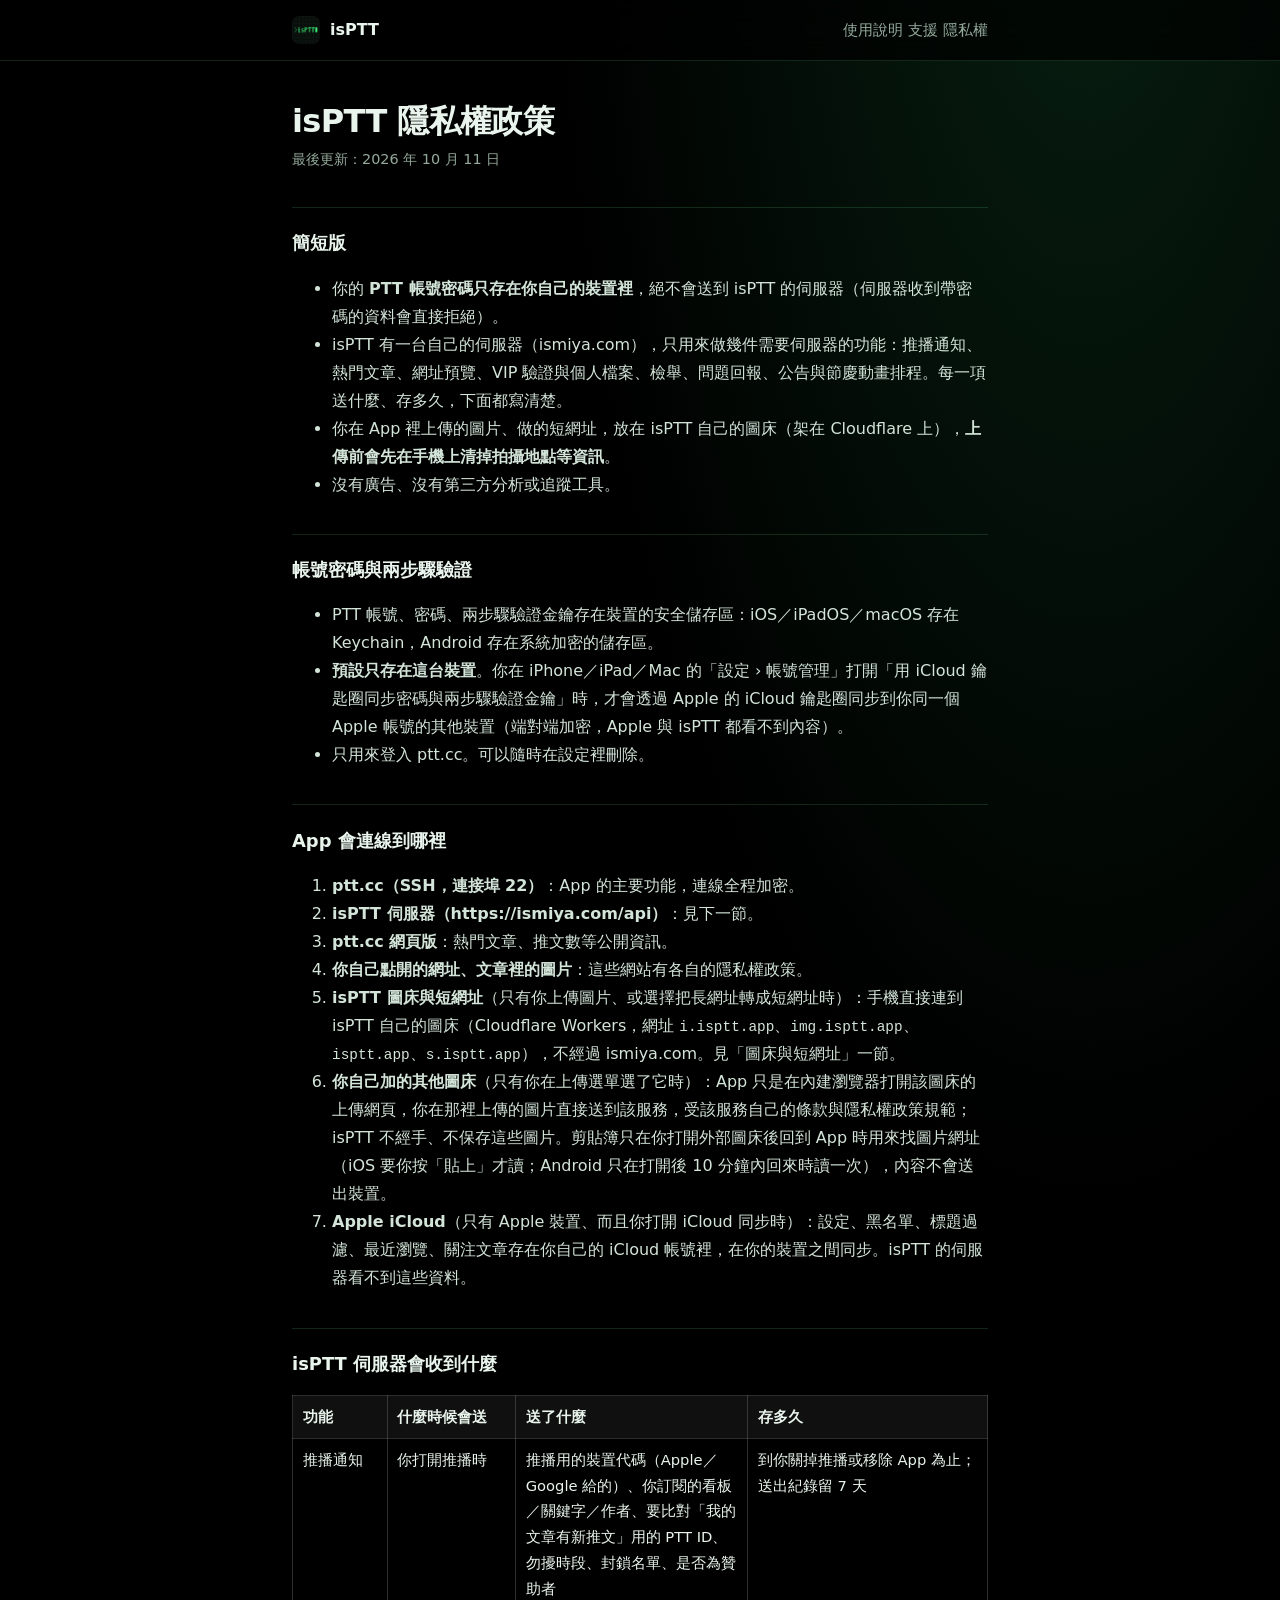
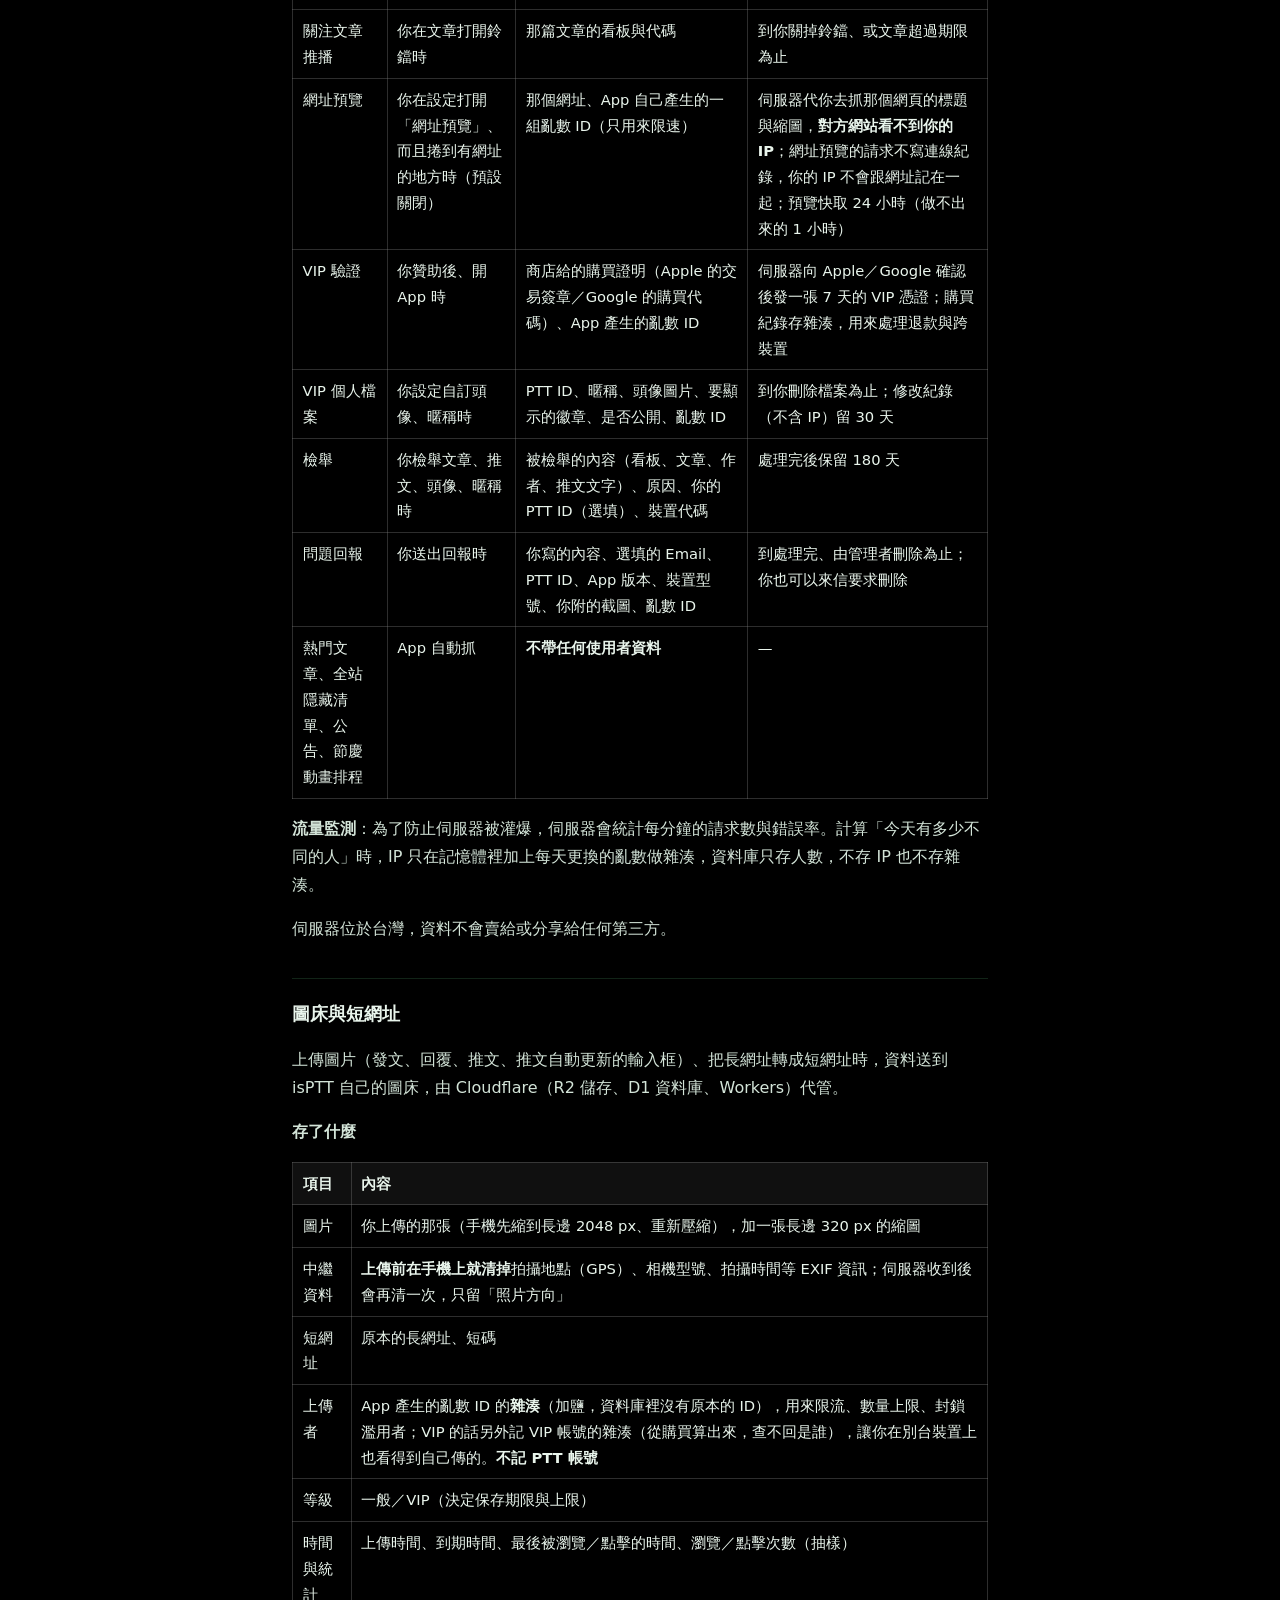
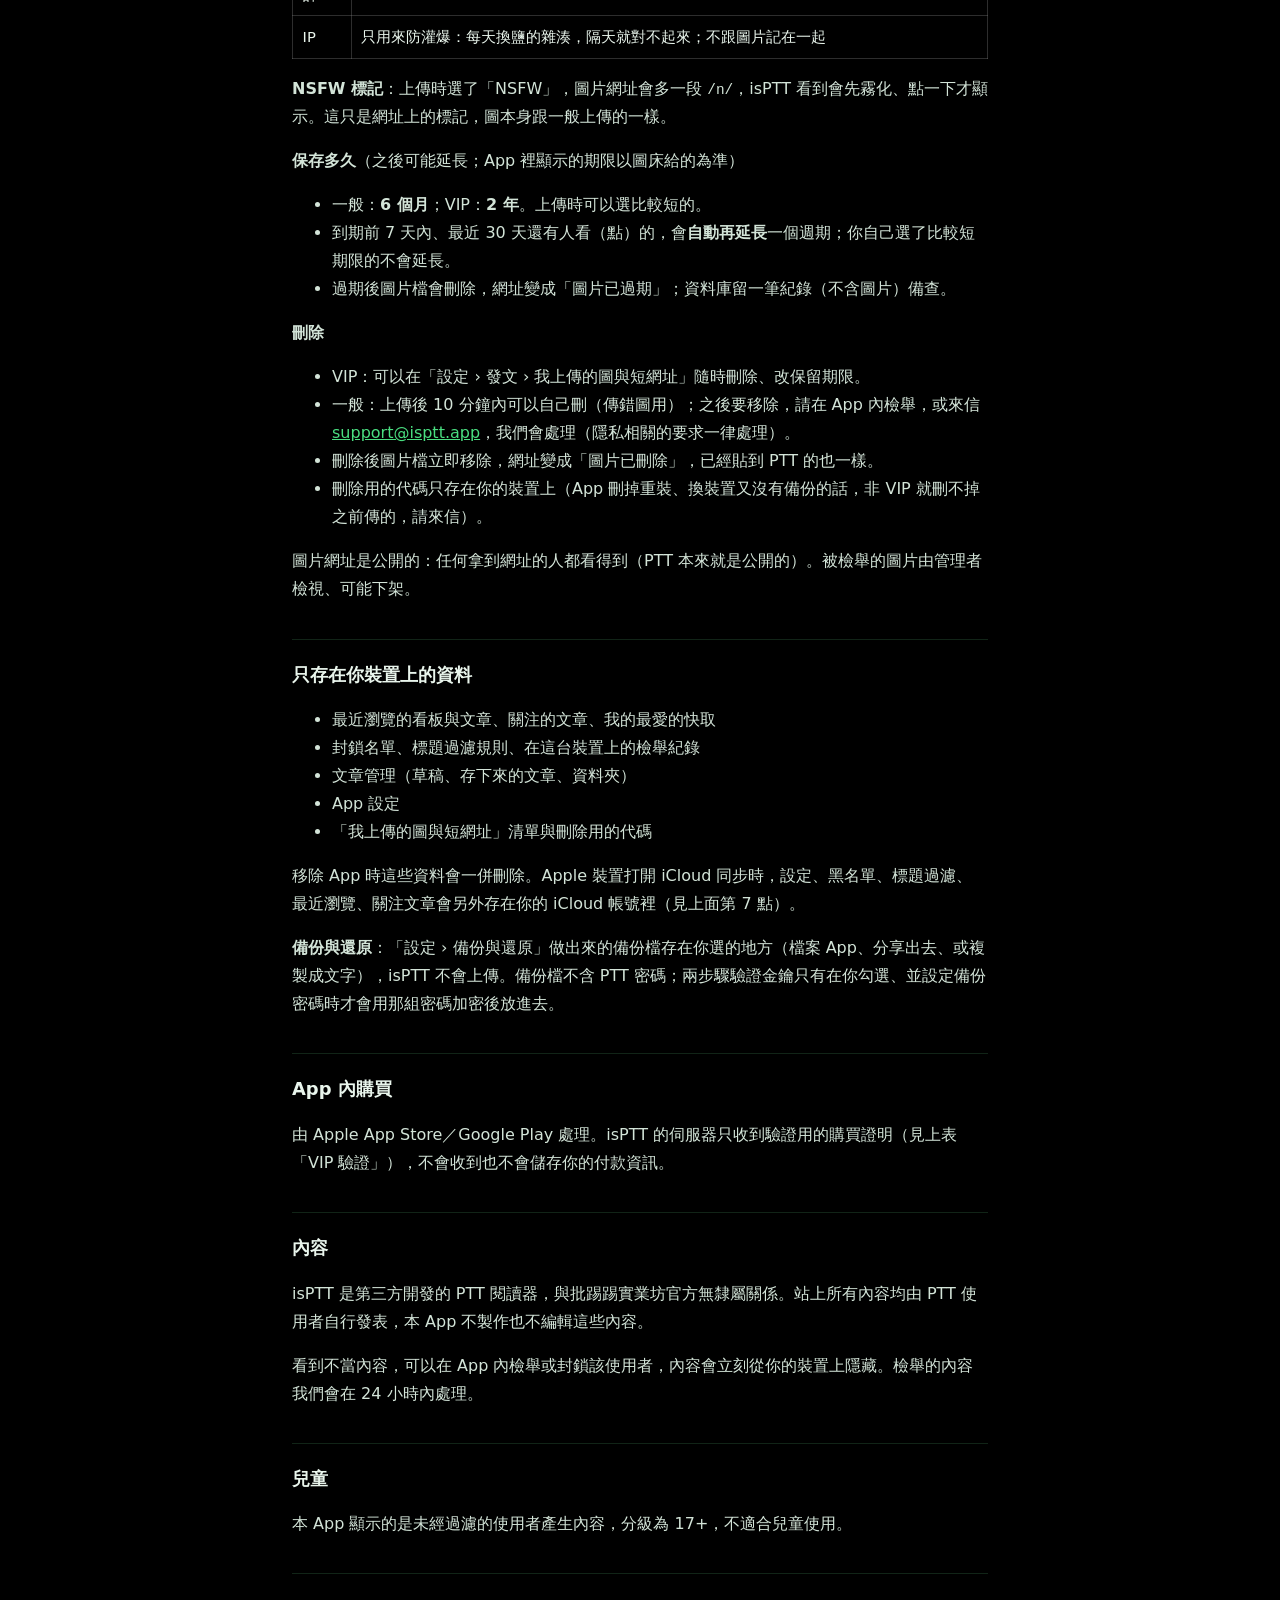
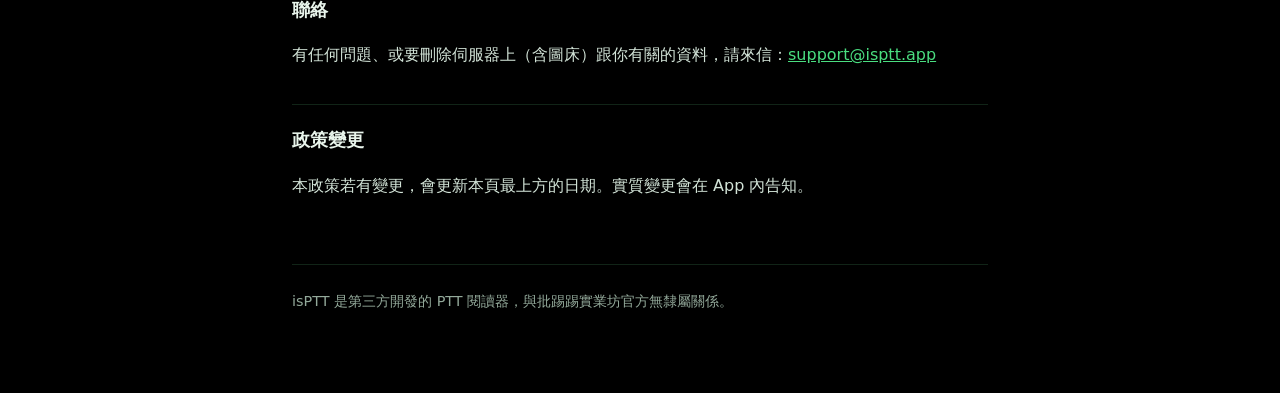
<file: privacy.html>
<!doctype html>
<html lang="zh-Hant">
<head>
<meta charset="utf-8"><meta name="viewport" content="width=device-width,initial-scale=1">
<title>isPTT — 隱私權政策</title><link rel="icon" href="/icon.png"><link rel="stylesheet" href="/style.css">
<style>
.table-wrap{overflow-x:auto;margin:1rem 0}
table{border-collapse:collapse;width:100%;font-size:.92rem}
th,td{border:1px solid rgba(128,128,128,.35);padding:.5rem .6rem;text-align:left;vertical-align:top}
th{background:rgba(128,128,128,.12)}
code{font-size:.9em}
</style>
</head>
<body>
<header class="top"><div><a class="brand" href="/"><img src="/icon.png" alt="">isPTT</a><nav><a href="/guide.html">使用說明</a> <a href="/support.html">支援</a> <a href="/privacy.html">隱私權</a></nav></div></header>
<main>
<h1>isPTT 隱私權政策</h1>
<p class="updated">最後更新：2026 年 10 月 11 日</p>
<h2>簡短版</h2>
<ul>
<li>你的 <strong>PTT 帳號密碼只存在你自己的裝置裡</strong>，絕不會送到 isPTT 的伺服器（伺服器收到帶密碼的資料會直接拒絕）。</li>
<li>isPTT 有一台自己的伺服器（ismiya.com），只用來做幾件需要伺服器的功能：推播通知、熱門文章、網址預覽、VIP 驗證與個人檔案、檢舉、問題回報、公告與節慶動畫排程。每一項送什麼、存多久，下面都寫清楚。</li>
<li>你在 App 裡上傳的圖片、做的短網址，放在 isPTT 自己的圖床（架在 Cloudflare 上），<strong>上傳前會先在手機上清掉拍攝地點等資訊</strong>。</li>
<li>沒有廣告、沒有第三方分析或追蹤工具。</li>
</ul>
<h2>帳號密碼與兩步驟驗證</h2>
<ul>
<li>PTT 帳號、密碼、兩步驟驗證金鑰存在裝置的安全儲存區：iOS／iPadOS／macOS 存在 Keychain，Android 存在系統加密的儲存區。</li>
<li><strong>預設只存在這台裝置</strong>。你在 iPhone／iPad／Mac 的「設定 › 帳號管理」打開「用 iCloud 鑰匙圈同步密碼與兩步驟驗證金鑰」時，才會透過 Apple 的 iCloud 鑰匙圈同步到你同一個 Apple 帳號的其他裝置（端對端加密，Apple 與 isPTT 都看不到內容）。</li>
<li>只用來登入 ptt.cc。可以隨時在設定裡刪除。</li>
</ul>
<h2>App 會連線到哪裡</h2>
<ol>
<li><strong>ptt.cc（SSH，連接埠 22）</strong>：App 的主要功能，連線全程加密。</li>
<li><strong>isPTT 伺服器（https://ismiya.com/api）</strong>：見下一節。</li>
<li><strong>ptt.cc 網頁版</strong>：熱門文章、推文數等公開資訊。</li>
<li><strong>你自己點開的網址、文章裡的圖片</strong>：這些網站有各自的隱私權政策。</li>
<li><strong>isPTT 圖床與短網址</strong>（只有你上傳圖片、或選擇把長網址轉成短網址時）：手機直接連到 isPTT 自己的圖床（Cloudflare Workers，網址 <code>i.isptt.app</code>、<code>img.isptt.app</code>、<code>isptt.app</code>、<code>s.isptt.app</code>），不經過 ismiya.com。見「圖床與短網址」一節。</li>
<li><strong>你自己加的其他圖床</strong>（只有你在上傳選單選了它時）：App 只是在內建瀏覽器打開該圖床的上傳網頁，你在那裡上傳的圖片直接送到該服務，受該服務自己的條款與隱私權政策規範；isPTT 不經手、不保存這些圖片。剪貼簿只在你打開外部圖床後回到 App 時用來找圖片網址（iOS 要你按「貼上」才讀；Android 只在打開後 10 分鐘內回來時讀一次），內容不會送出裝置。</li>
<li><strong>Apple iCloud</strong>（只有 Apple 裝置、而且你打開 iCloud 同步時）：設定、黑名單、標題過濾、最近瀏覽、關注文章存在你自己的 iCloud 帳號裡，在你的裝置之間同步。isPTT 的伺服器看不到這些資料。</li>
</ol>
<h2>isPTT 伺服器會收到什麼</h2>
<div class="table-wrap"><table>
<tr><th>功能</th><th>什麼時候會送</th><th>送了什麼</th><th>存多久</th></tr>
<tr><td>推播通知</td><td>你打開推播時</td><td>推播用的裝置代碼（Apple／Google 給的）、你訂閱的看板／關鍵字／作者、要比對「我的文章有新推文」用的 PTT ID、勿擾時段、封鎖名單、是否為贊助者</td><td>到你關掉推播或移除 App 為止；送出紀錄留 7 天</td></tr>
<tr><td>關注文章推播</td><td>你在文章打開鈴鐺時</td><td>那篇文章的看板與代碼</td><td>到你關掉鈴鐺、或文章超過期限為止</td></tr>
<tr><td>網址預覽</td><td>你在設定打開「網址預覽」、而且捲到有網址的地方時（預設關閉）</td><td>那個網址、App 自己產生的一組亂數 ID（只用來限速）</td><td>伺服器代你去抓那個網頁的標題與縮圖，<strong>對方網站看不到你的 IP</strong>；網址預覽的請求不寫連線紀錄，你的 IP 不會跟網址記在一起；預覽快取 24 小時（做不出來的 1 小時）</td></tr>
<tr><td>VIP 驗證</td><td>你贊助後、開 App 時</td><td>商店給的購買證明（Apple 的交易簽章／Google 的購買代碼）、App 產生的亂數 ID</td><td>伺服器向 Apple／Google 確認後發一張 7 天的 VIP 憑證；購買紀錄存雜湊，用來處理退款與跨裝置</td></tr>
<tr><td>VIP 個人檔案</td><td>你設定自訂頭像、暱稱時</td><td>PTT ID、暱稱、頭像圖片、要顯示的徽章、是否公開、亂數 ID</td><td>到你刪除檔案為止；修改紀錄（不含 IP）留 30 天</td></tr>
<tr><td>檢舉</td><td>你檢舉文章、推文、頭像、暱稱時</td><td>被檢舉的內容（看板、文章、作者、推文文字）、原因、你的 PTT ID（選填）、裝置代碼</td><td>處理完後保留 180 天</td></tr>
<tr><td>問題回報</td><td>你送出回報時</td><td>你寫的內容、選填的 Email、PTT ID、App 版本、裝置型號、你附的截圖、亂數 ID</td><td>到處理完、由管理者刪除為止；你也可以來信要求刪除</td></tr>
<tr><td>熱門文章、全站隱藏清單、公告、節慶動畫排程</td><td>App 自動抓</td><td><strong>不帶任何使用者資料</strong></td><td>—</td></tr>
</table></div>
<p><strong>流量監測</strong>：為了防止伺服器被灌爆，伺服器會統計每分鐘的請求數與錯誤率。計算「今天有多少不同的人」時，IP 只在記憶體裡加上每天更換的亂數做雜湊，資料庫只存人數，不存 IP 也不存雜湊。</p>
<p>伺服器位於台灣，資料不會賣給或分享給任何第三方。</p>
<h2>圖床與短網址</h2>
<p>上傳圖片（發文、回覆、推文、推文自動更新的輸入框）、把長網址轉成短網址時，資料送到 isPTT 自己的圖床，由 Cloudflare（R2 儲存、D1 資料庫、Workers）代管。</p>
<p><strong>存了什麼</strong></p>
<div class="table-wrap"><table>
<tr><th>項目</th><th>內容</th></tr>
<tr><td>圖片</td><td>你上傳的那張（手機先縮到長邊 2048 px、重新壓縮），加一張長邊 320 px 的縮圖</td></tr>
<tr><td>中繼資料</td><td><strong>上傳前在手機上就清掉</strong>拍攝地點（GPS）、相機型號、拍攝時間等 EXIF 資訊；伺服器收到後會再清一次，只留「照片方向」</td></tr>
<tr><td>短網址</td><td>原本的長網址、短碼</td></tr>
<tr><td>上傳者</td><td>App 產生的亂數 ID 的<strong>雜湊</strong>（加鹽，資料庫裡沒有原本的 ID），用來限流、數量上限、封鎖濫用者；VIP 的話另外記 VIP 帳號的雜湊（從購買算出來，查不回是誰），讓你在別台裝置上也看得到自己傳的。<strong>不記 PTT 帳號</strong></td></tr>
<tr><td>等級</td><td>一般／VIP（決定保存期限與上限）</td></tr>
<tr><td>時間與統計</td><td>上傳時間、到期時間、最後被瀏覽／點擊的時間、瀏覽／點擊次數（抽樣）</td></tr>
<tr><td>IP</td><td>只用來防灌爆：每天換鹽的雜湊，隔天就對不起來；不跟圖片記在一起</td></tr>
</table></div>
<p><strong>NSFW 標記</strong>：上傳時選了「NSFW」，圖片網址會多一段 <code>/n/</code>，isPTT 看到會先霧化、點一下才顯示。這只是網址上的標記，圖本身跟一般上傳的一樣。</p>
<p><strong>保存多久</strong>（之後可能延長；App 裡顯示的期限以圖床給的為準）</p>
<ul>
<li>一般：<strong>6 個月</strong>；VIP：<strong>2 年</strong>。上傳時可以選比較短的。</li>
<li>到期前 7 天內、最近 30 天還有人看（點）的，會<strong>自動再延長</strong>一個週期；你自己選了比較短期限的不會延長。</li>
<li>過期後圖片檔會刪除，網址變成「圖片已過期」；資料庫留一筆紀錄（不含圖片）備查。</li>
</ul>
<p><strong>刪除</strong></p>
<ul>
<li>VIP：可以在「設定 › 發文 › 我上傳的圖與短網址」隨時刪除、改保留期限。</li>
<li>一般：上傳後 10 分鐘內可以自己刪（傳錯圖用）；之後要移除，請在 App 內檢舉，或來信 <a href="mailto:support@isptt.app">support@isptt.app</a>，我們會處理（隱私相關的要求一律處理）。</li>
<li>刪除後圖片檔立即移除，網址變成「圖片已刪除」，已經貼到 PTT 的也一樣。</li>
<li>刪除用的代碼只存在你的裝置上（App 刪掉重裝、換裝置又沒有備份的話，非 VIP 就刪不掉之前傳的，請來信）。</li>
</ul>
<p>圖片網址是公開的：任何拿到網址的人都看得到（PTT 本來就是公開的）。被檢舉的圖片由管理者檢視、可能下架。</p>
<h2>只存在你裝置上的資料</h2>
<ul>
<li>最近瀏覽的看板與文章、關注的文章、我的最愛的快取</li>
<li>封鎖名單、標題過濾規則、在這台裝置上的檢舉紀錄</li>
<li>文章管理（草稿、存下來的文章、資料夾）</li>
<li>App 設定</li>
<li>「我上傳的圖與短網址」清單與刪除用的代碼</li>
</ul>
<p>移除 App 時這些資料會一併刪除。Apple 裝置打開 iCloud 同步時，設定、黑名單、標題過濾、最近瀏覽、關注文章會另外存在你的 iCloud 帳號裡（見上面第 7 點）。</p>
<p><strong>備份與還原</strong>：「設定 › 備份與還原」做出來的備份檔存在你選的地方（檔案 App、分享出去、或複製成文字），isPTT 不會上傳。備份檔不含 PTT 密碼；兩步驟驗證金鑰只有在你勾選、並設定備份密碼時才會用那組密碼加密後放進去。</p>
<h2>App 內購買</h2>
<p>由 Apple App Store／Google Play 處理。isPTT 的伺服器只收到驗證用的購買證明（見上表「VIP 驗證」），不會收到也不會儲存你的付款資訊。</p>
<h2>內容</h2>
<p>isPTT 是第三方開發的 PTT 閱讀器，與批踢踢實業坊官方無隸屬關係。站上所有內容均由 PTT 使用者自行發表，本 App 不製作也不編輯這些內容。</p>
<p>看到不當內容，可以在 App 內檢舉或封鎖該使用者，內容會立刻從你的裝置上隱藏。檢舉的內容我們會在 24 小時內處理。</p>
<h2>兒童</h2>
<p>本 App 顯示的是未經過濾的使用者產生內容，分級為 17+，不適合兒童使用。</p>
<h2>聯絡</h2>
<p>有任何問題、或要刪除伺服器上（含圖床）跟你有關的資料，請來信：<a href="mailto:support@isptt.app">support@isptt.app</a></p>
<h2>政策變更</h2>
<p>本政策若有變更，會更新本頁最上方的日期。實質變更會在 App 內告知。</p>
<footer>isPTT 是第三方開發的 PTT 閱讀器，與批踢踢實業坊官方無隸屬關係。</footer>
</main>
</body></html>
</file>
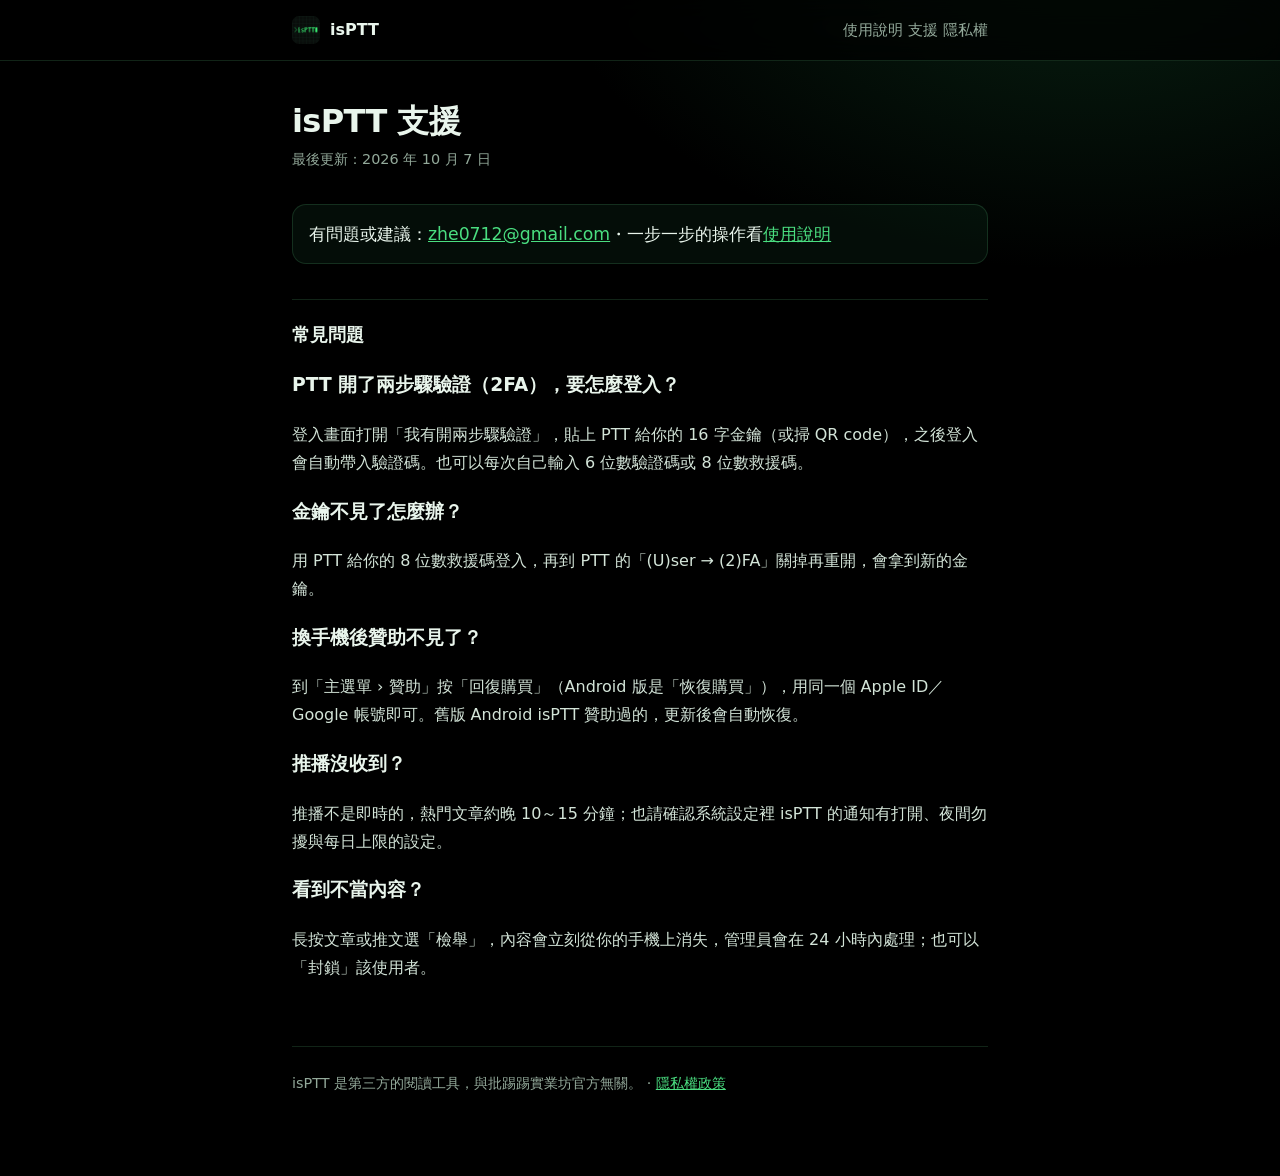
<file: support.html>
<!doctype html>
<html lang="zh-Hant">
<head>
<meta charset="utf-8"><meta name="viewport" content="width=device-width,initial-scale=1">
<title>isPTT — 支援</title><link rel="icon" href="/icon.png"><link rel="stylesheet" href="/style.css">
</head>
<body>
<header class="top"><div><a class="brand" href="/"><img src="/icon.png" alt="">isPTT</a><nav><a href="/guide.html">使用說明</a> <a href="/support.html">支援</a> <a href="/privacy.html">隱私權</a></nav></div></header>
<main>
<h1>isPTT 支援</h1>
<p class="updated">最後更新：2026 年 10 月 7 日</p>
<p class="lede">有問題或建議：<a href="mailto:zhe0712@gmail.com">zhe0712@gmail.com</a>・一步一步的操作看<a href="/guide.html">使用說明</a></p>

<h2>常見問題</h2>
<h3>PTT 開了兩步驟驗證（2FA），要怎麼登入？</h3>
<p>登入畫面打開「我有開兩步驟驗證」，貼上 PTT 給你的 16 字金鑰（或掃 QR code），之後登入會自動帶入驗證碼。也可以每次自己輸入 6 位數驗證碼或 8 位數救援碼。</p>
<h3>金鑰不見了怎麼辦？</h3>
<p>用 PTT 給你的 8 位數救援碼登入，再到 PTT 的「(U)ser → (2)FA」關掉再重開，會拿到新的金鑰。</p>
<h3>換手機後贊助不見了？</h3>
<p>到「主選單 › 贊助」按「回復購買」（Android 版是「恢復購買」），用同一個 Apple ID／Google 帳號即可。舊版 Android isPTT 贊助過的，更新後會自動恢復。</p>
<h3>推播沒收到？</h3>
<p>推播不是即時的，熱門文章約晚 10～15 分鐘；也請確認系統設定裡 isPTT 的通知有打開、夜間勿擾與每日上限的設定。</p>
<h3>看到不當內容？</h3>
<p>長按文章或推文選「檢舉」，內容會立刻從你的手機上消失，管理員會在 24 小時內處理；也可以「封鎖」該使用者。</p>
<footer>isPTT 是第三方的閱讀工具，與批踢踢實業坊官方無關。 · <a href="/privacy.html">隱私權政策</a></footer>
</main>
</body></html>
</file>
<file: style.css>
:root{--bg:#000;--fg:#e9f5ec;--muted:#93a99a;--line:rgba(120,255,160,.14);--accent:#4ade80;--card:rgba(74,222,128,.06)}
*{box-sizing:border-box}
body{margin:0;background:radial-gradient(60% 40% at 85% -5%,#14532d66,transparent 70%),var(--bg);color:var(--fg);
  font:16px/1.75 -apple-system,BlinkMacSystemFont,"Segoe UI","PingFang TC","Noto Sans TC",system-ui,sans-serif;-webkit-text-size-adjust:100%;min-height:100vh}
.top{position:sticky;top:0;z-index:5;backdrop-filter:blur(14px);-webkit-backdrop-filter:blur(14px);background:rgba(0,0,0,.72);border-bottom:1px solid var(--line)}
.top div{max-width:46rem;margin:0 auto;padding:0 1.25rem;height:60px;display:flex;align-items:center;gap:1.2rem}
.top a{color:var(--fg);text-decoration:none}
.top .brand{display:flex;align-items:center;gap:10px;font-weight:700;margin-right:auto}
.top img{width:28px;height:28px;border-radius:7px}
.top nav a{color:var(--muted);font-size:.92rem}
main{max-width:46rem;margin:0 auto;padding:2.5rem 1.25rem 5rem}
h1{font-size:2rem;line-height:1.25;margin:0 0 .35rem;letter-spacing:-.02em}
h2{font-size:1.12rem;margin:2.2rem 0 .5rem;padding-top:1.2rem;border-top:1px solid var(--line)}
a{color:var(--accent)} p,li{color:#d3e4d8}
.updated{color:var(--muted);font-size:.9rem;margin:0 0 2rem}
.lede{font-size:1.08rem;color:var(--fg);background:var(--card);border:1px solid var(--line);border-radius:14px;padding:14px 16px}
.hero{text-align:center;padding:2rem 0 1rem}
.hero img{width:96px;height:96px;border-radius:22px}
.hero h1{font-size:2.4rem;margin-top:1rem}
.hero p{color:var(--muted);font-size:1.1rem}
.grid{display:grid;grid-template-columns:repeat(auto-fit,minmax(15rem,1fr));gap:12px;margin-top:2rem}
.card{background:var(--card);border:1px solid var(--line);border-radius:14px;padding:14px 16px}
.card h3{margin:.1rem 0 .3rem;font-size:1.02rem}
.card p{margin:0;font-size:.95rem}
.new{display:inline-block;font-size:.72rem;font-weight:700;color:#000;background:var(--accent);border-radius:999px;padding:0 .5rem;margin-left:.35rem;vertical-align:2px}
footer{margin-top:4rem;padding-top:1.5rem;border-top:1px solid var(--line);color:var(--muted);font-size:.9rem}

/* 首頁（介紹頁） */
.top .wide-bar{max-width:68rem}
main.landing{max-width:68rem}
.hero .stores{margin-top:1.4rem}
.hero-note{font-size:.95rem!important;margin-top:1rem}
.stores{display:flex;flex-wrap:wrap;justify-content:center;gap:12px}
.store{display:inline-flex;flex-direction:column;align-items:flex-start;min-width:11rem;padding:9px 18px;border-radius:14px;
  border:1px solid rgba(74,222,128,.55);background:rgba(74,222,128,.08);color:var(--fg);text-decoration:none;font-weight:700;font-size:1.15rem;line-height:1.25}
.store:hover,.store:focus-visible{background:rgba(74,222,128,.18);outline:none;border-color:var(--accent)}
.store-small{font-size:.75rem;font-weight:500;color:var(--muted)}
.phone{margin:0;flex:0 0 auto;width:15.5rem;scroll-snap-align:center;text-align:center}
.phone img{display:block;width:100%;height:auto;border-radius:2rem;border:6px solid #1c211d;background:#0b0f0c;
  box-shadow:0 0 0 1px rgba(120,255,160,.18),0 18px 40px -18px rgba(74,222,128,.35)}
.phone figcaption{margin-top:.6rem;font-size:.88rem;color:var(--muted)}
.hero-shots{display:flex;justify-content:center;align-items:flex-end;gap:1.5rem;margin:2.5rem 0 1rem}
.hero-shots .phone{width:14rem}
.hero-shots .phone-main{width:16.5rem}
.feature{display:grid;grid-template-columns:minmax(0,20rem) minmax(0,1fr);gap:2.5rem;align-items:center;
  padding:3.5rem 0;border-top:1px solid var(--line)}
.feature.solo{grid-template-columns:minmax(0,42rem);justify-content:center;text-align:left}
.feature h2{border:0;padding:0;margin:.2rem 0 .8rem;font-size:1.6rem;line-height:1.35}
.feature ul{padding-left:1.2rem;margin:.6rem 0}
.feature li{margin:.35rem 0}
.kicker{margin:0;color:var(--accent);font-weight:700;font-size:.9rem;letter-spacing:.06em}
.fine{font-size:.88rem;color:var(--muted)}
.shots{display:flex;gap:1.25rem;overflow-x:auto;scroll-snap-type:x mandatory;padding:.5rem .25rem 1rem;
  -webkit-overflow-scrolling:touch;scrollbar-width:thin;scrollbar-color:#2b3a2f transparent}
.shots:focus-visible{outline:2px solid var(--accent);outline-offset:4px}
.oldtimer{border:1px solid rgba(74,222,128,.4);background:var(--card);border-radius:18px;padding:1.2rem 1.4rem;margin:1rem 0 0}
.oldtimer h2{border:0;padding:0;margin:0 0 .3rem}
.oldtimer p{margin:0}
.cta{text-align:center;padding:3.5rem 0 1rem}
.cta h2{border:0;padding:0;margin:0 0 1.2rem;font-size:1.6rem}
.shots-note{text-align:center;margin-top:2rem}
@media (max-width:52rem){
  .feature{grid-template-columns:minmax(0,1fr);gap:1.2rem;padding:2.6rem 0}
  .feature h2{font-size:1.35rem}
  .shots{margin:0 -1.25rem;padding:.5rem 1.25rem 1rem;scroll-padding:0 1.25rem}
  .phone{width:13.5rem}
  .hero-shots{justify-content:flex-start;overflow-x:auto;scroll-snap-type:x mandatory;margin:2rem -1.25rem 0;padding:0 1.25rem 1rem;align-items:flex-end}
  .hero-shots .phone{width:12rem}.hero-shots .phone-main{width:13.5rem}
  .hero h1{font-size:2.1rem}
}
@media (prefers-reduced-motion:no-preference){html{scroll-behavior:smooth}}
.feature{scroll-margin-top:64px}
@media (max-width:30rem){
  .hero{padding:1rem 0 .5rem}
  .hero img{width:76px;height:76px;border-radius:18px}
  .store{min-width:0;flex:1 1 9.5rem;padding:8px 14px;font-size:1.05rem}
  .top nav a{font-size:.88rem}
  .top div{gap:.8rem}
}

/* 使用說明（guide.html） */
main.guide{max-width:60rem}
.top nav a[aria-current="page"]{color:var(--fg)}
.toc{background:var(--card);border:1px solid var(--line);border-radius:14px;padding:12px 16px 14px;margin:1.5rem 0 1rem}
.toc-title{margin:0 0 .4rem;font-weight:700;color:var(--accent);font-size:.9rem;letter-spacing:.06em}
.toc ol{margin:0;padding-left:1.6rem;columns:2;column-gap:1.5rem}
.toc li{margin:.15rem 0;break-inside:avoid}
.toc a{text-decoration:none}
.toc a:hover,.toc a:focus-visible{text-decoration:underline}
.gsec{padding-top:2.2rem;margin-top:2.2rem;border-top:1px solid var(--line);scroll-margin-top:64px}
.gsec>.kicker{display:inline-flex;align-items:center;justify-content:center;width:1.9rem;height:1.9rem;border-radius:999px;
  background:var(--accent);color:#000;font-size:.95rem;letter-spacing:0}
.gsec>h2{border:0;padding:0;margin:.5rem 0 .6rem;font-size:1.5rem;line-height:1.35}
.vip{display:inline-block;font-size:.72rem;font-weight:800;color:#1a1300;background:linear-gradient(135deg,#f5d77a,#c9a227);
  border-radius:6px;padding:0 .4rem;vertical-align:4px;letter-spacing:.04em}
.steps{list-style:none;counter-reset:step;padding:0;margin:1.2rem 0 0}
.step{counter-increment:step;display:grid;grid-template-columns:minmax(0,1fr);gap:1rem;padding:1.4rem 0;border-top:1px dashed var(--line);scroll-margin-top:64px}
.step:first-child{border-top:0;padding-top:.4rem}
.step h3{margin:0 0 .4rem;font-size:1.12rem;line-height:1.45;display:flex;gap:.55rem;align-items:baseline}
.step h3::before{content:counter(step);flex:0 0 auto;min-width:1.45rem;height:1.45rem;border-radius:999px;border:1px solid rgba(74,222,128,.55);
  color:var(--accent);font-size:.8rem;display:inline-flex;align-items:center;justify-content:center;transform:translateY(-1px)}
.step p{margin:.45rem 0}
.step ul,.step ol.sub{padding-left:1.25rem;margin:.45rem 0}
.step li{margin:.3rem 0}
.ui{display:inline-block;padding:0 .38em;margin:0 .12em;border-radius:6px;border:1px solid rgba(74,222,128,.32);
  background:rgba(74,222,128,.08);color:var(--fg);font-weight:600;font-size:.94em;line-height:1.5;white-space:nowrap}
.themes{color:var(--fg);font-size:.95rem}
.step-shots{display:flex;gap:1rem;justify-content:center}
.step-shots.many{justify-content:flex-start;overflow-x:auto;scroll-snap-type:x mandatory;margin:0 -1.25rem;padding:.25rem 1.25rem .75rem;
  scroll-padding:0 1.25rem;-webkit-overflow-scrolling:touch;scrollbar-width:thin;scrollbar-color:#2b3a2f transparent}
.step-shots.many:focus-visible{outline:2px solid var(--accent);outline-offset:-2px}
.step-shots .phone{width:13rem}
.guide .shots-note{margin-top:3rem}
@media (max-width:30rem){
  .ui{white-space:normal}
  .gsec>h2{font-size:1.3rem}
}
@media (min-width:46rem){
  .step{grid-template-columns:minmax(0,1fr) auto;gap:2rem;align-items:start}
  .step.text-only{grid-template-columns:minmax(0,1fr)}
  .step-text{max-width:34rem}
  .step-shots.many{margin:0;padding:.25rem .25rem .75rem;max-width:29rem}
  .step-shots .phone{width:13.5rem}
}
</file>
